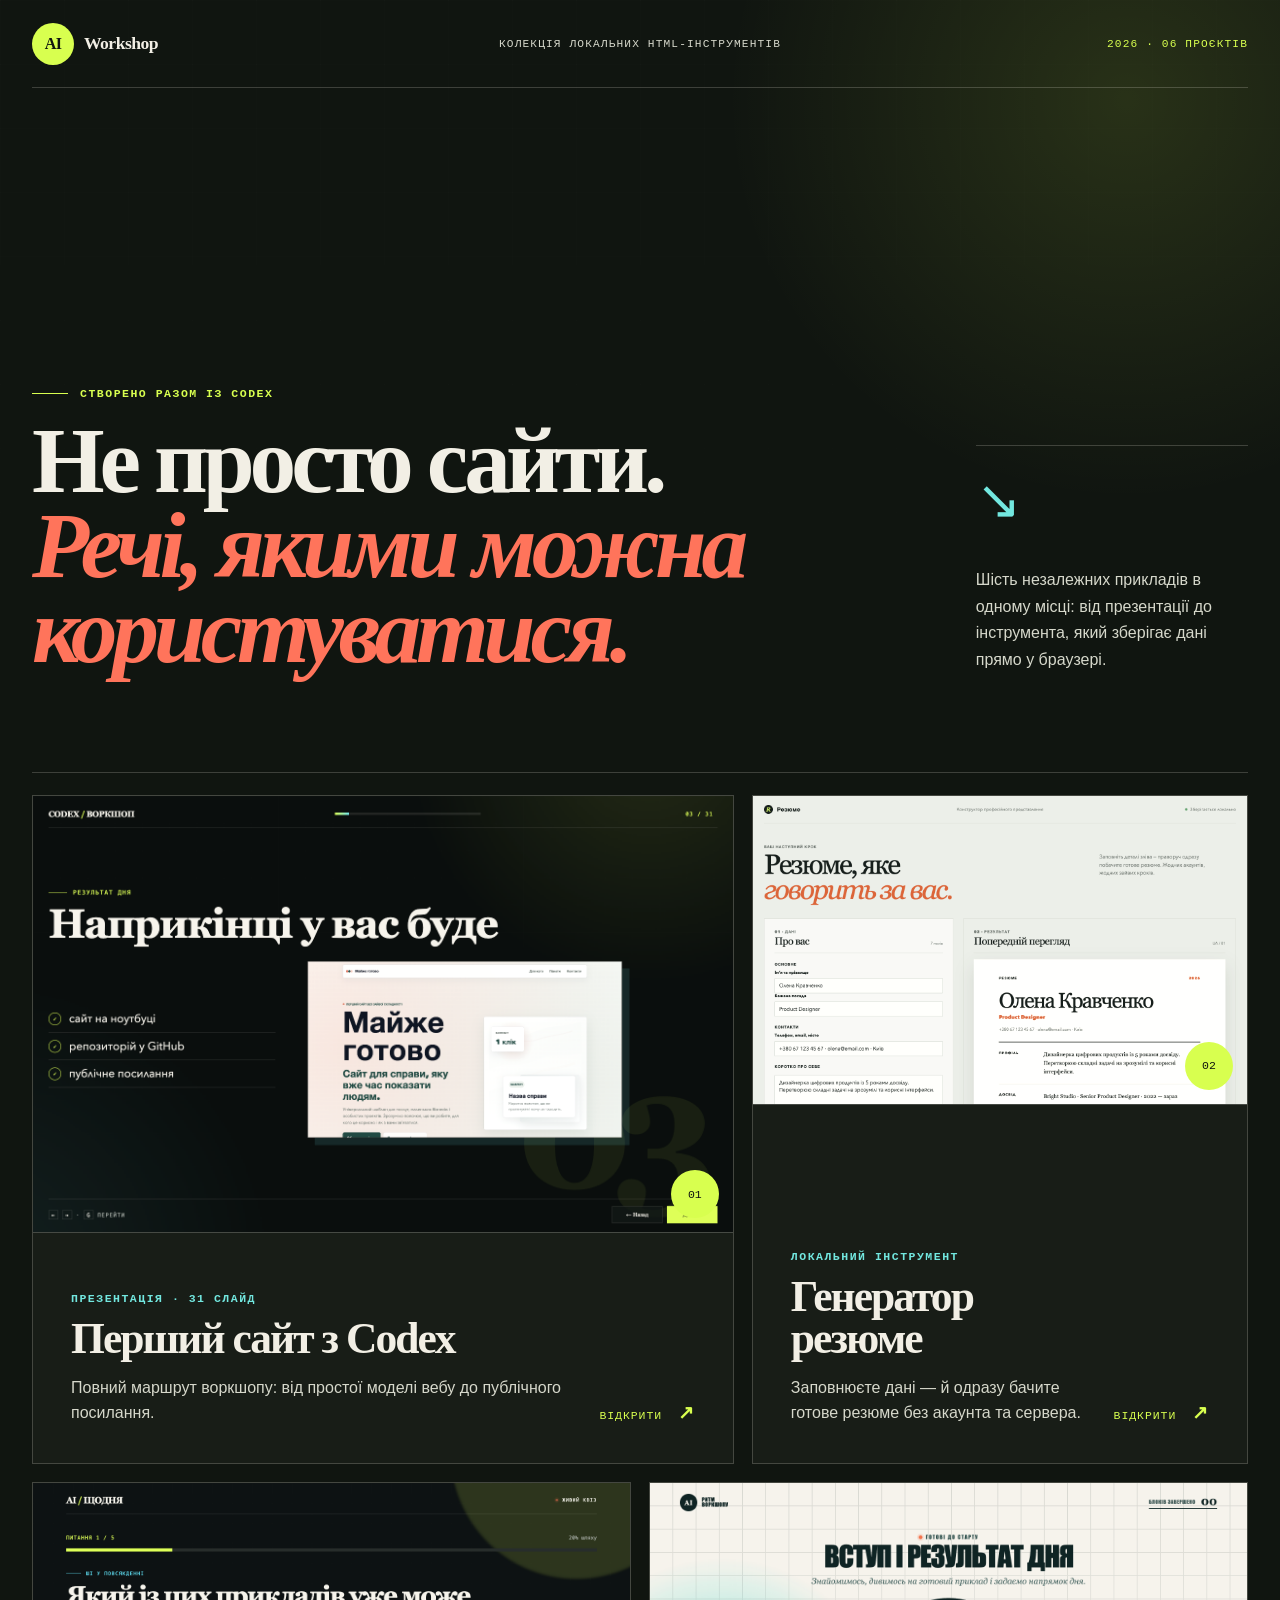
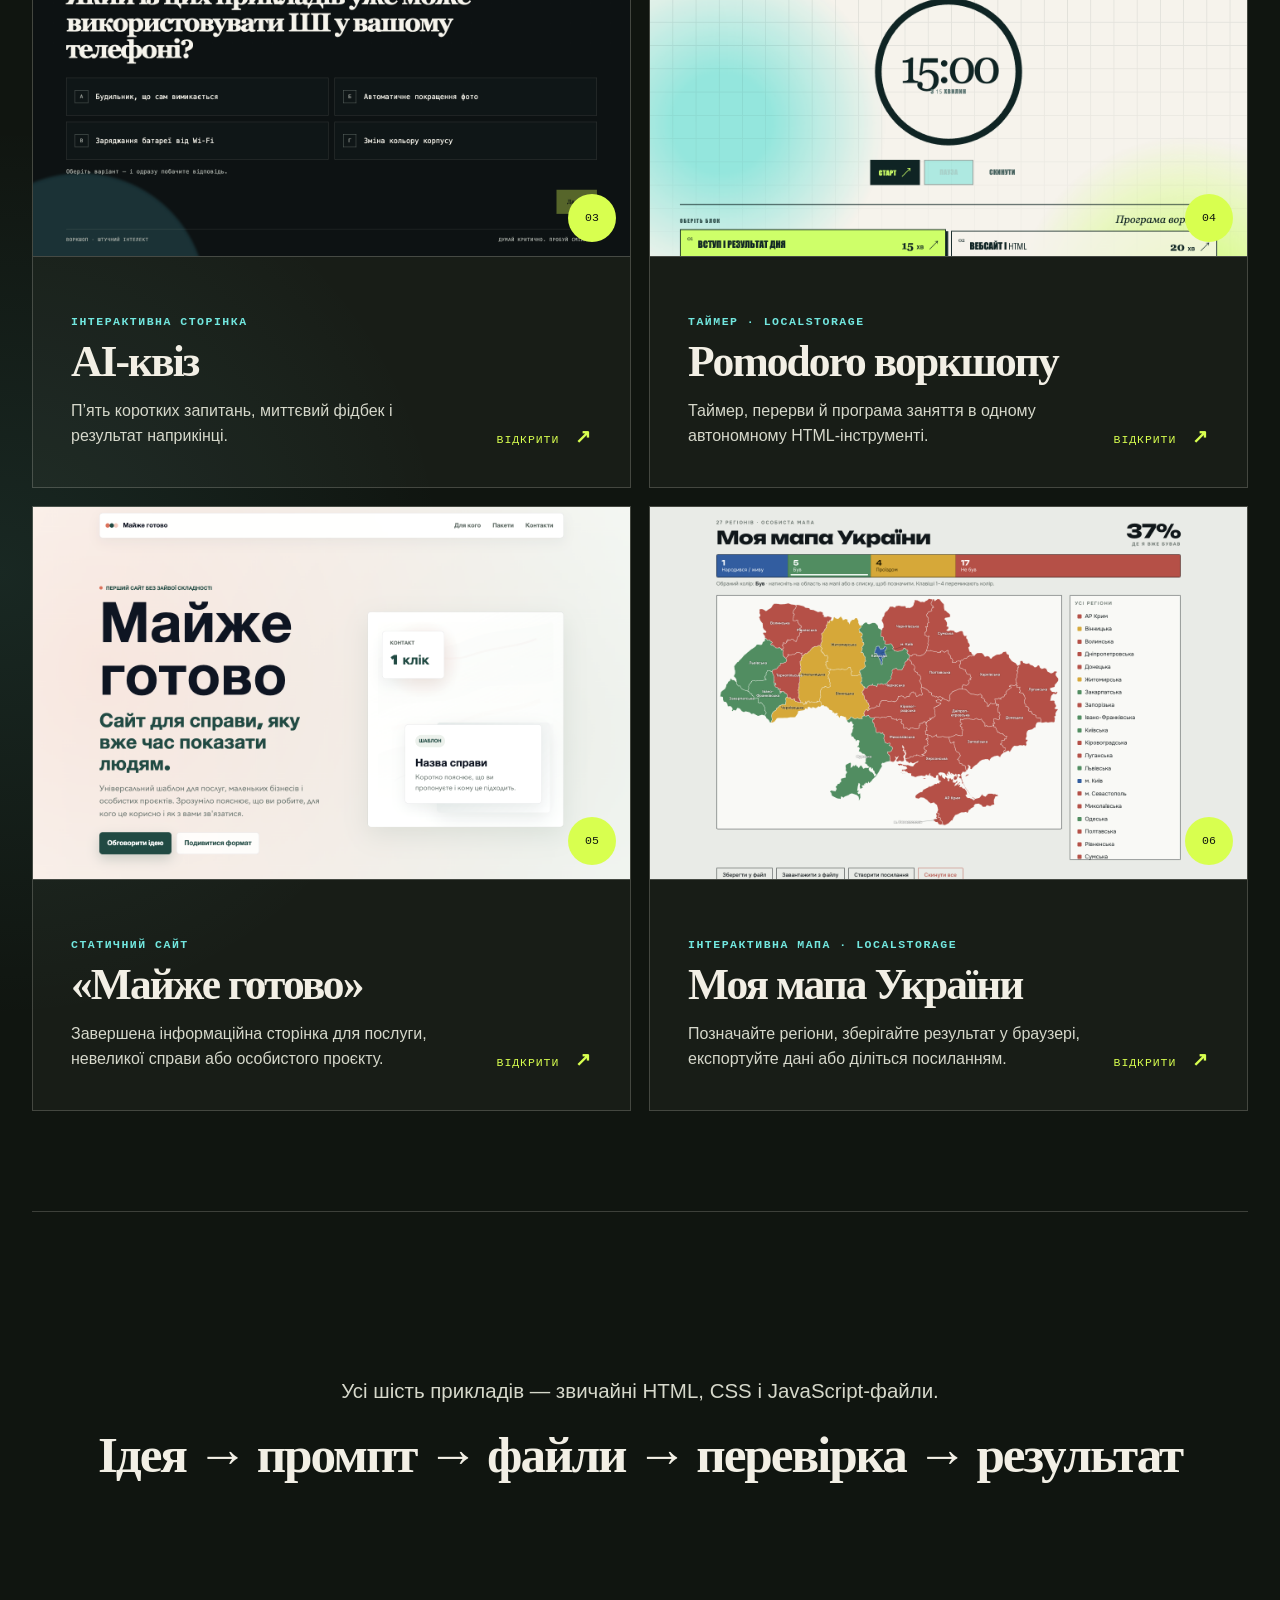
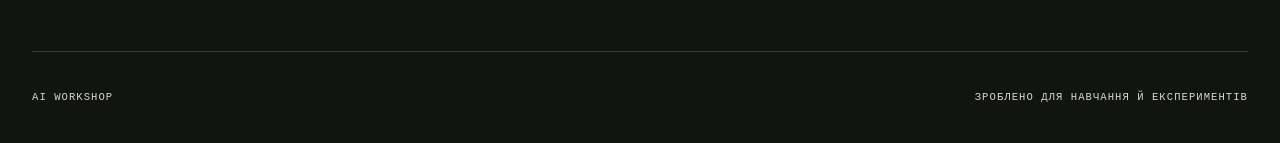
<file: index.html>
<!doctype html>
<html lang="uk">
<head>
  <meta charset="utf-8">
  <meta name="viewport" content="width=device-width, initial-scale=1">
  <meta name="description" content="Шість практичних HTML-проєктів з воркшопу про створення сайтів за допомогою Codex.">
  <meta name="theme-color" content="#101510">
  <title>AI Workshop — HTML-проєкти</title>
  <link rel="icon" href="data:image/svg+xml,%3Csvg xmlns='http://www.w3.org/2000/svg' viewBox='0 0 64 64'%3E%3Crect width='64' height='64' rx='14' fill='%23101510'/%3E%3Cpath d='M15 42 28 14h8l13 28h-9l-2-6H26l-2 6Zm14-13h7l-3.5-10Z' fill='%23d8ff4f'/%3E%3C/svg%3E">
  <link rel="stylesheet" href="styles.css">
</head>
<body>
  <a class="skip-link" href="#projects">До проєктів</a>

  <header class="site-header">
    <a class="wordmark" href="./" aria-label="AI Workshop — головна">
      <span>AI</span>
      <b>Workshop</b>
    </a>
    <p>Колекція локальних HTML-інструментів</p>
    <div class="edition">2026 · 06 проєктів</div>
  </header>

  <main>
    <section class="hero" aria-labelledby="hero-title">
      <div class="hero-copy">
        <p class="kicker">Створено разом із Codex</p>
        <h1 id="hero-title">Не просто сайти.<br><em>Речі, якими можна користуватися.</em></h1>
      </div>
      <div class="hero-note">
        <span aria-hidden="true">↘</span>
        <p>Шість незалежних прикладів в одному місці: від презентації до інструмента, який зберігає дані прямо у браузері.</p>
      </div>
    </section>

    <section class="project-grid" id="projects" aria-label="Проєкти воркшопу">
      <article class="project project-featured">
        <a href="slides/" target="_blank" rel="noopener">
          <div class="project-preview">
            <img src="assets/previews/slides.png" alt="Слайд презентації з результатом воркшопу">
            <span class="project-number">01</span>
          </div>
          <div class="project-copy">
            <div>
              <p class="project-type">Презентація · 31 слайд</p>
              <h2>Перший сайт з Codex</h2>
              <p>Повний маршрут воркшопу: від простої моделі вебу до публічного посилання.</p>
            </div>
            <span class="open">Відкрити <b aria-hidden="true">↗</b></span>
          </div>
        </a>
      </article>

      <article class="project">
        <a href="cv-generator/" target="_blank" rel="noopener">
          <div class="project-preview">
            <img src="assets/previews/cv-generator.png" alt="Генератор резюме з формою та попереднім переглядом">
            <span class="project-number">02</span>
          </div>
          <div class="project-copy">
            <div>
              <p class="project-type">Локальний інструмент</p>
              <h2>Генератор резюме</h2>
              <p>Заповнюєте дані — й одразу бачите готове резюме без акаунта та сервера.</p>
            </div>
            <span class="open">Відкрити <b aria-hidden="true">↗</b></span>
          </div>
        </a>
      </article>

      <article class="project">
        <a href="quiz/" target="_blank" rel="noopener">
          <div class="project-preview">
            <img src="assets/previews/quiz.png" alt="Темний інтерфейс інтерактивного квізу про штучний інтелект">
            <span class="project-number">03</span>
          </div>
          <div class="project-copy">
            <div>
              <p class="project-type">Інтерактивна сторінка</p>
              <h2>AI-квіз</h2>
              <p>П’ять коротких запитань, миттєвий фідбек і результат наприкінці.</p>
            </div>
            <span class="open">Відкрити <b aria-hidden="true">↗</b></span>
          </div>
        </a>
      </article>

      <article class="project">
        <a href="pomodoro/" target="_blank" rel="noopener">
          <div class="project-preview">
            <img src="assets/previews/pomodoro.png" alt="Таймер Pomodoro з програмою воркшопу">
            <span class="project-number">04</span>
          </div>
          <div class="project-copy">
            <div>
              <p class="project-type">Таймер · localStorage</p>
              <h2>Pomodoro воркшопу</h2>
              <p>Таймер, перерви й програма заняття в одному автономному HTML-інструменті.</p>
            </div>
            <span class="open">Відкрити <b aria-hidden="true">↗</b></span>
          </div>
        </a>
      </article>

      <article class="project">
        <a href="project-page/" target="_blank" rel="noopener">
          <div class="project-preview">
            <img src="assets/previews/project-page.png" alt="Світла промосторінка Майже готово">
            <span class="project-number">05</span>
          </div>
          <div class="project-copy">
            <div>
              <p class="project-type">Статичний сайт</p>
              <h2>«Майже готово»</h2>
              <p>Завершена інформаційна сторінка для послуги, невеликої справи або особистого проєкту.</p>
            </div>
            <span class="open">Відкрити <b aria-hidden="true">↗</b></span>
          </div>
        </a>
      </article>

      <article class="project">
        <a href="ukraine-map/" target="_blank" rel="noopener">
          <div class="project-preview">
            <img src="assets/previews/ukraine-map.png" alt="Інтерактивна мапа регіонів України з кольоровими позначками">
            <span class="project-number">06</span>
          </div>
          <div class="project-copy">
            <div>
              <p class="project-type">Інтерактивна мапа · localStorage</p>
              <h2>Моя мапа України</h2>
              <p>Позначайте регіони, зберігайте результат у браузері, експортуйте дані або діліться посиланням.</p>
            </div>
            <span class="open">Відкрити <b aria-hidden="true">↗</b></span>
          </div>
        </a>
      </article>
    </section>

    <section class="closing" aria-label="Головна думка">
      <p>Усі шість прикладів — звичайні HTML, CSS і JavaScript-файли.</p>
      <strong>Ідея → промпт → файли → перевірка → результат</strong>
    </section>
  </main>

  <footer>
    <span>AI Workshop</span>
    <span>Зроблено для навчання й експериментів</span>
  </footer>
</body>
</html>
</file>
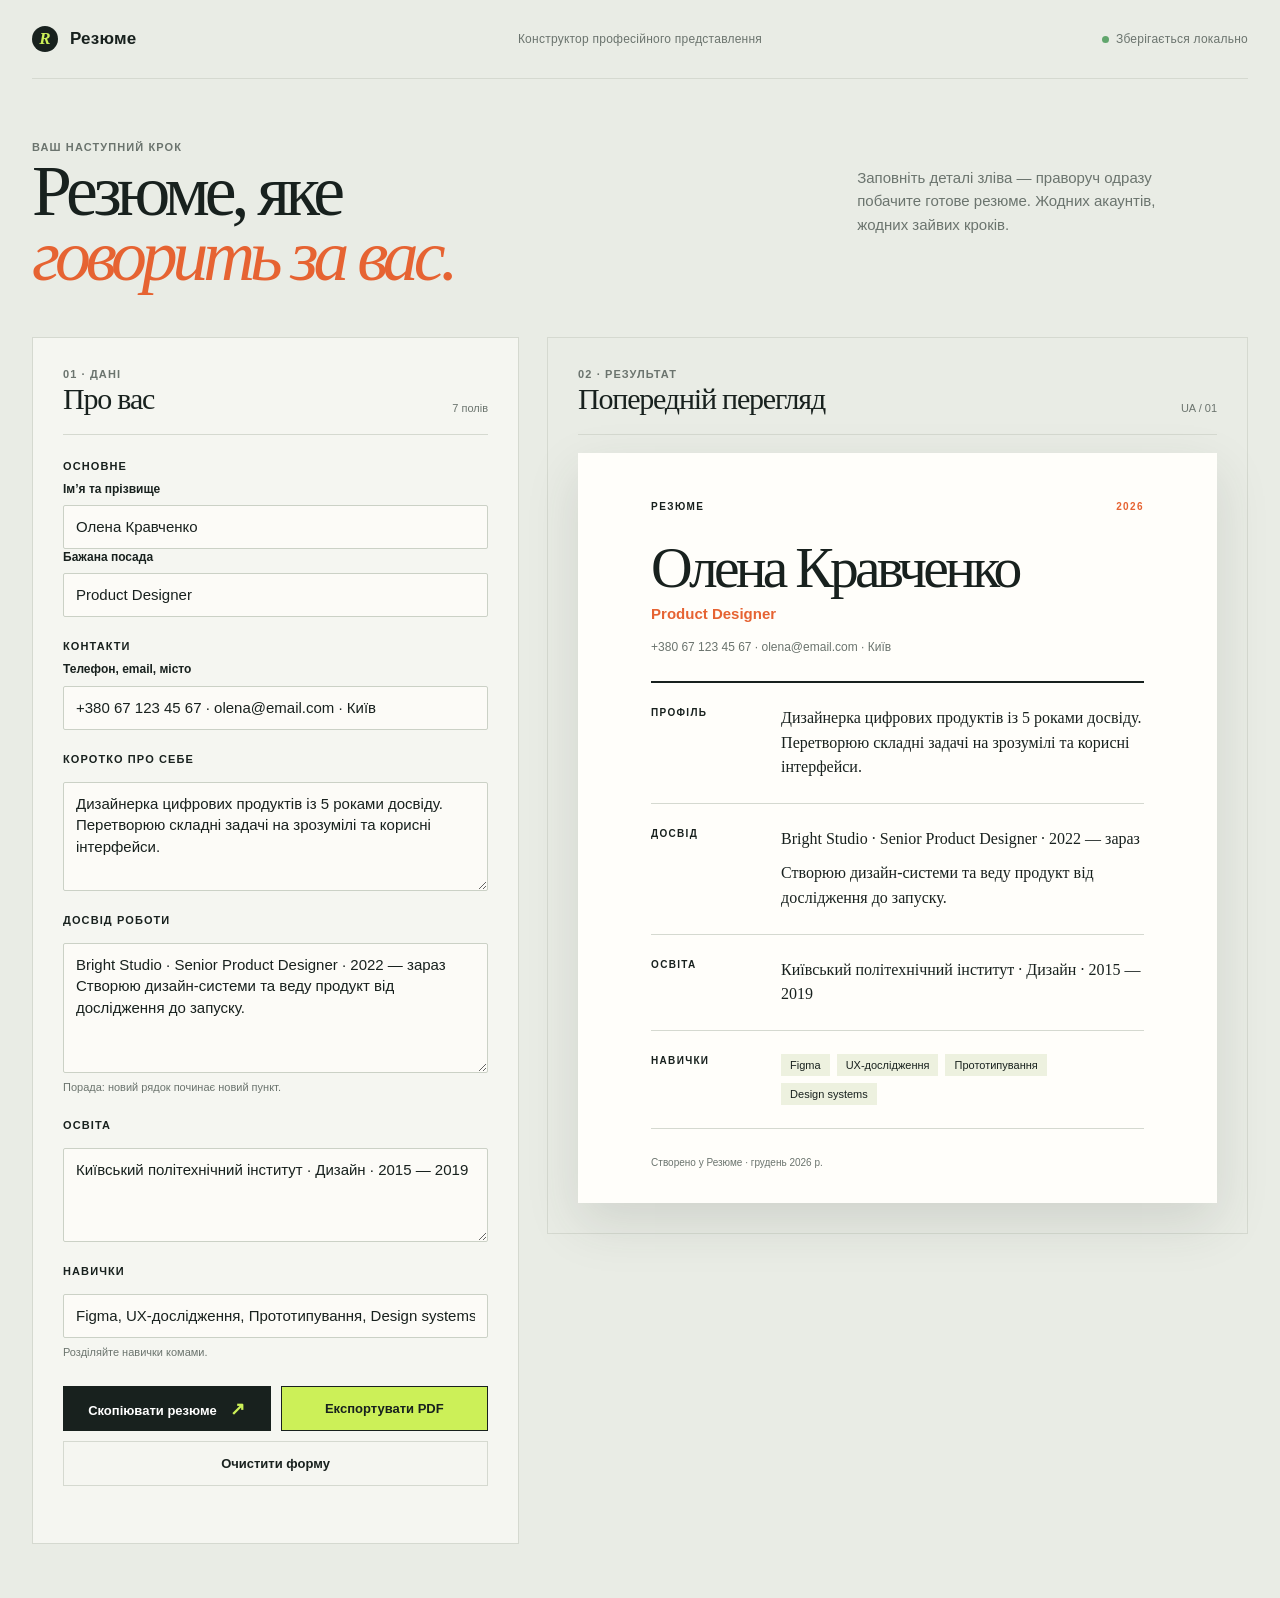
<file: cv-generator/index.html>
<!doctype html>
<html lang="uk">
  <head>
    <meta charset="UTF-8" />
    <meta name="viewport" content="width=device-width, initial-scale=1.0" />
    <meta name="description" content="Безкоштовний генератор резюме українською мовою." />
    <title>Резюме · генератор</title>
    <link rel="icon" href="data:image/svg+xml,%3Csvg xmlns='http://www.w3.org/2000/svg' viewBox='0 0 64 64'%3E%3Crect width='64' height='64' rx='14' fill='%23101510'/%3E%3Cpath d='M15 42 28 14h8l13 28h-9l-2-6H26l-2 6Zm14-13h7l-3.5-10Z' fill='%23d8ff4f'/%3E%3C/svg%3E" />
    <link rel="stylesheet" href="styles.css" />
  </head>
  <body>
    <main class="app-shell">
      <header class="topbar">
        <a class="brand" href="#top" aria-label="Резюме — на початок"><span>R</span> Резюме</a>
        <p>Конструктор професійного представлення</p>
        <div class="status"><i></i> Зберігається локально</div>
      </header>

      <section class="intro" id="top">
        <div><p class="kicker">Ваш наступний крок</p><h1>Резюме, яке<br /><em>говорить за вас.</em></h1></div>
        <p>Заповніть деталі зліва — праворуч одразу побачите готове резюме. Жодних акаунтів, жодних зайвих кроків.</p>
      </section>

      <div class="workspace">
        <section class="editor" aria-labelledby="form-title">
          <div class="panel-heading"><div><p class="kicker">01 · Дані</p><h2 id="form-title">Про вас</h2></div><span class="step-count">7 полів</span></div>
          <form id="resume-form">
            <fieldset><legend>Основне</legend>
              <label>Ім’я та прізвище <input name="name" value="Олена Кравченко" placeholder="Наприклад, Олена Кравченко" /></label>
              <label>Бажана посада <input name="role" value="Product Designer" placeholder="Наприклад, Product Designer" /></label>
            </fieldset>
            <fieldset><legend>Контакти</legend>
              <label>Телефон, email, місто <input name="contacts" value="+380 67 123 45 67 · olena@email.com · Київ" placeholder="Телефон · email · місто" /></label>
            </fieldset>
            <fieldset><legend>Коротко про себе</legend>
              <label class="sr-only" for="summary">Коротко про себе</label><textarea id="summary" name="summary" rows="4" placeholder="Розкажіть про свій досвід і сильні сторони">Дизайнерка цифрових продуктів із 5 роками досвіду. Перетворюю складні задачі на зрозумілі та корисні інтерфейси.</textarea>
            </fieldset>
            <fieldset><legend>Досвід роботи</legend>
              <label class="sr-only" for="experience">Досвід роботи</label><textarea id="experience" name="experience" rows="5" placeholder="Компанія · посада · роки&#10;Ключове досягнення">Bright Studio · Senior Product Designer · 2022 — зараз
Створюю дизайн-системи та веду продукт від дослідження до запуску.</textarea><small>Порада: новий рядок починає новий пункт.</small>
            </fieldset>
            <fieldset><legend>Освіта</legend>
              <label class="sr-only" for="education">Освіта</label><textarea id="education" name="education" rows="3" placeholder="Заклад освіти · спеціальність · роки">Київський політехнічний інститут · Дизайн · 2015 — 2019</textarea>
            </fieldset>
            <fieldset><legend>Навички</legend>
              <label class="sr-only" for="skills">Навички</label><input id="skills" name="skills" value="Figma, UX-дослідження, Прототипування, Design systems" placeholder="Розділяйте комами" /><small>Розділяйте навички комами.</small>
            </fieldset>
            <div class="actions"><button class="copy" type="button" id="copy-btn">Скопіювати резюме <span aria-hidden="true">↗</span></button><button class="export" type="button" id="export-btn">Експортувати PDF</button><button class="clear" type="button" id="clear-btn">Очистити форму</button></div>
            <p class="toast" id="toast" role="status" aria-live="polite"></p>
          </form>
        </section>

        <section class="preview-wrap" aria-labelledby="preview-title">
          <div class="preview-top"><div><p class="kicker">02 · Результат</p><h2 id="preview-title">Попередній перегляд</h2></div><span>UA / 01</span></div>
          <article class="resume" id="resume-preview">
            <header class="resume-header"><p class="resume-mark">РЕЗЮМЕ <span>2026</span></p><h3 data-output="name">Олена Кравченко</h3><p class="resume-role" data-output="role">Product Designer</p><p class="resume-contacts" data-output="contacts">+380 67 123 45 67 · olena@email.com · Київ</p></header>
            <section class="resume-section" data-section="summary"><h4>Профіль</h4><p data-output="summary"></p></section>
            <section class="resume-section" data-section="experience"><h4>Досвід</h4><div data-output="experience" class="line-list"></div></section>
            <section class="resume-section" data-section="education"><h4>Освіта</h4><div data-output="education" class="line-list"></div></section>
            <section class="resume-section" data-section="skills"><h4>Навички</h4><div data-output="skills" class="skill-list"></div></section>
            <footer>Створено у Резюме · <span id="today"></span></footer>
          </article>
        </section>
      </div>
    </main>
    <script src="app.js"></script>
  </body>
</html>
</file>
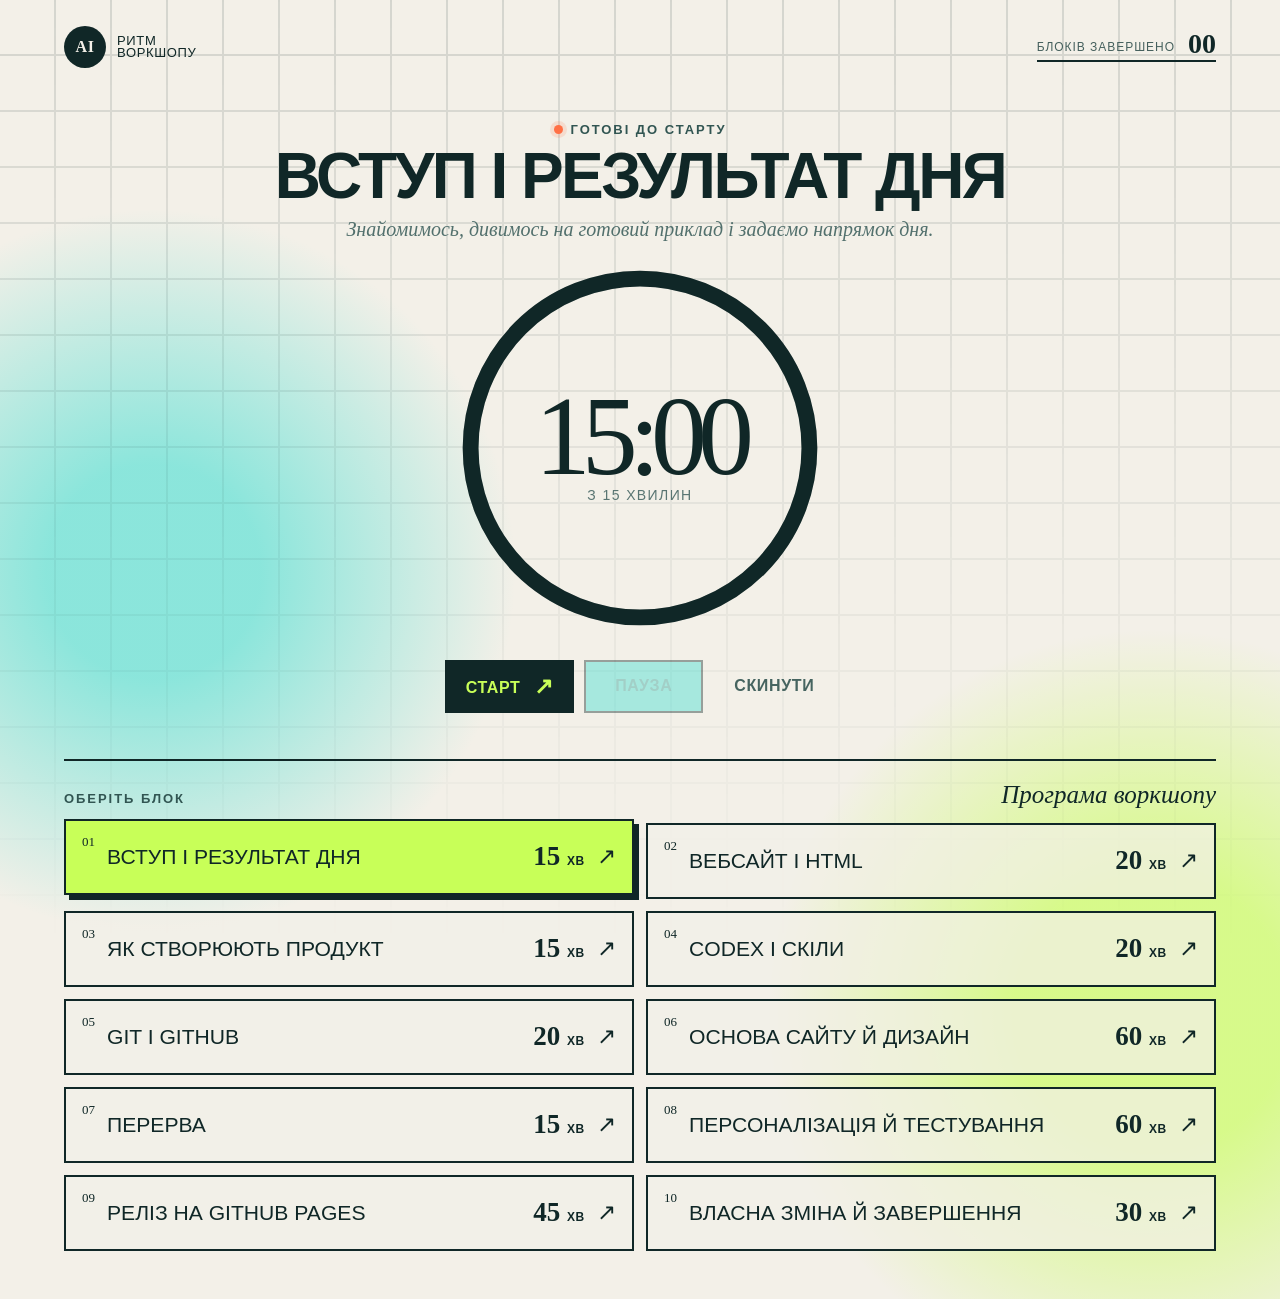
<file: pomodoro/index.html>
<!doctype html>
<html lang="uk">
  <head>
    <meta charset="UTF-8" />
    <meta name="viewport" content="width=device-width, initial-scale=1.0" />
    <title>Ритм воркшопу — Pomodoro</title>
    <link rel="icon" href="data:image/svg+xml,%3Csvg xmlns='http://www.w3.org/2000/svg' viewBox='0 0 64 64'%3E%3Crect width='64' height='64' rx='14' fill='%23101510'/%3E%3Cpath d='M15 42 28 14h8l13 28h-9l-2-6H26l-2 6Zm14-13h7l-3.5-10Z' fill='%23d8ff4f'/%3E%3C/svg%3E" />
    <link rel="stylesheet" href="styles.css" />
  </head>
  <body>
    <main class="app-shell">
      <header class="topbar">
        <a class="brand" href="#таймер" aria-label="Ритм воркшопу, на початок">
          <span class="brand-mark">AI</span>
          <span>РИТМ<br />ВОРКШОПУ</span>
        </a>
        <div class="session-counter" aria-live="polite">
          <span class="counter-label">Блоків завершено</span>
          <strong id="sessionCount">00</strong>
        </div>
      </header>

      <section class="timer-stage" id="таймер" aria-labelledby="blockTitle">
        <p class="eyebrow"><span class="status-dot" id="statusDot"></span><span id="statusText">ГОТОВІ ДО СТАРТУ</span></p>
        <h1 id="blockTitle">Вступ і результат дня</h1>
        <p class="block-description" id="blockDescription">Знайомимось, дивимось на готовий приклад і задаємо напрямок дня.</p>

        <div class="clock-wrap" aria-label="Залишилося часу">
          <svg class="clock" viewBox="0 0 320 320" role="img" aria-label="Круговий прогрес таймера">
            <circle class="clock-track" cx="160" cy="160" r="139"></circle>
            <circle class="clock-progress" id="progressRing" cx="160" cy="160" r="139"></circle>
          </svg>
          <div class="clock-content">
            <time id="timeDisplay" datetime="PT15M">15:00</time>
            <span class="clock-caption" id="clockCaption">З 15 хвилин</span>
          </div>
        </div>

        <div class="controls" aria-label="Керування таймером">
          <button class="button button-primary" id="startButton" type="button">Старт <span>↗</span></button>
          <button class="button button-secondary" id="pauseButton" type="button" disabled>Пауза</button>
          <button class="button button-quiet" id="resetButton" type="button">Скинути</button>
        </div>
      </section>

      <section class="mode-section" aria-labelledby="modesTitle">
        <div class="section-heading">
          <p class="eyebrow">ОБЕРІТЬ БЛОК</p>
          <h2 id="modesTitle">Програма воркшопу</h2>
        </div>
        <div class="modes" role="list">
          <button class="mode-card is-active" type="button" data-mode="intro" role="listitem" aria-pressed="true"><span class="mode-number">01</span><span class="mode-name">Вступ і результат дня</span><strong>15 <small>хв</small></strong><span class="mode-arrow">↗</span></button>
          <button class="mode-card" type="button" data-mode="html" role="listitem" aria-pressed="false"><span class="mode-number">02</span><span class="mode-name">Вебсайт і HTML</span><strong>20 <small>хв</small></strong><span class="mode-arrow">↗</span></button>
          <button class="mode-card" type="button" data-mode="product" role="listitem" aria-pressed="false"><span class="mode-number">03</span><span class="mode-name">Як створюють продукт</span><strong>15 <small>хв</small></strong><span class="mode-arrow">↗</span></button>
          <button class="mode-card" type="button" data-mode="codex" role="listitem" aria-pressed="false"><span class="mode-number">04</span><span class="mode-name">Codex і скіли</span><strong>20 <small>хв</small></strong><span class="mode-arrow">↗</span></button>
          <button class="mode-card" type="button" data-mode="github" role="listitem" aria-pressed="false"><span class="mode-number">05</span><span class="mode-name">Git і GitHub</span><strong>20 <small>хв</small></strong><span class="mode-arrow">↗</span></button>
          <button class="mode-card" type="button" data-mode="build" role="listitem" aria-pressed="false"><span class="mode-number">06</span><span class="mode-name">Основа сайту й дизайн</span><strong>60 <small>хв</small></strong><span class="mode-arrow">↗</span></button>
          <button class="mode-card" type="button" data-mode="break" role="listitem" aria-pressed="false"><span class="mode-number">07</span><span class="mode-name">Перерва</span><strong>15 <small>хв</small></strong><span class="mode-arrow">↗</span></button>
          <button class="mode-card" type="button" data-mode="personalize" role="listitem" aria-pressed="false"><span class="mode-number">08</span><span class="mode-name">Персоналізація й тестування</span><strong>60 <small>хв</small></strong><span class="mode-arrow">↗</span></button>
          <button class="mode-card" type="button" data-mode="release" role="listitem" aria-pressed="false"><span class="mode-number">09</span><span class="mode-name">Реліз на GitHub Pages</span><strong>45 <small>хв</small></strong><span class="mode-arrow">↗</span></button>
          <button class="mode-card" type="button" data-mode="own-change" role="listitem" aria-pressed="false"><span class="mode-number">10</span><span class="mode-name">Власна зміна й завершення</span><strong>30 <small>хв</small></strong><span class="mode-arrow">↗</span></button>
        </div>
      </section>
    </main>

    <div class="completion-message" id="completionMessage" role="alert" aria-live="assertive" hidden>
      <span>ЧАС ВИЙШОВ</span>
      <strong id="completionTitle">Чудова робота!</strong>
      <button id="closeMessage" type="button" aria-label="Закрити повідомлення">×</button>
    </div>
    <script src="script.js"></script>
  </body>
</html>
</file>
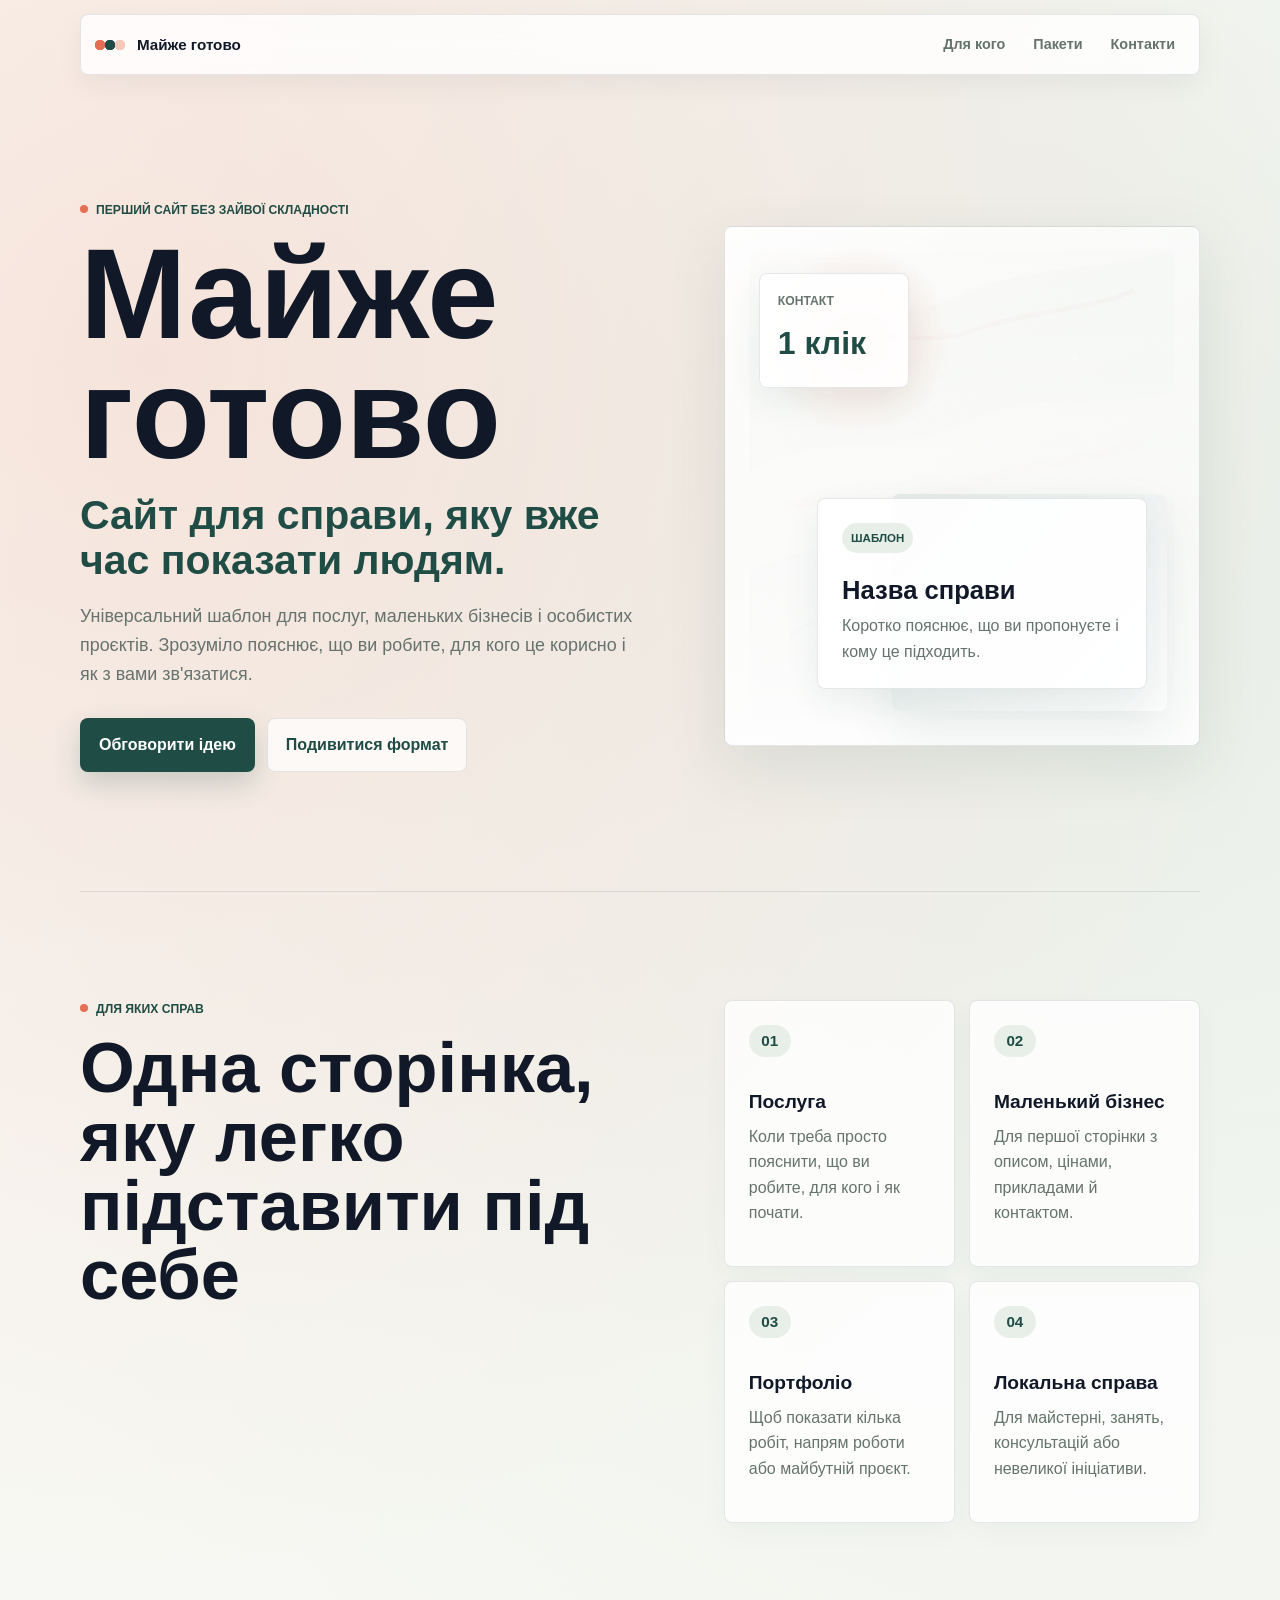
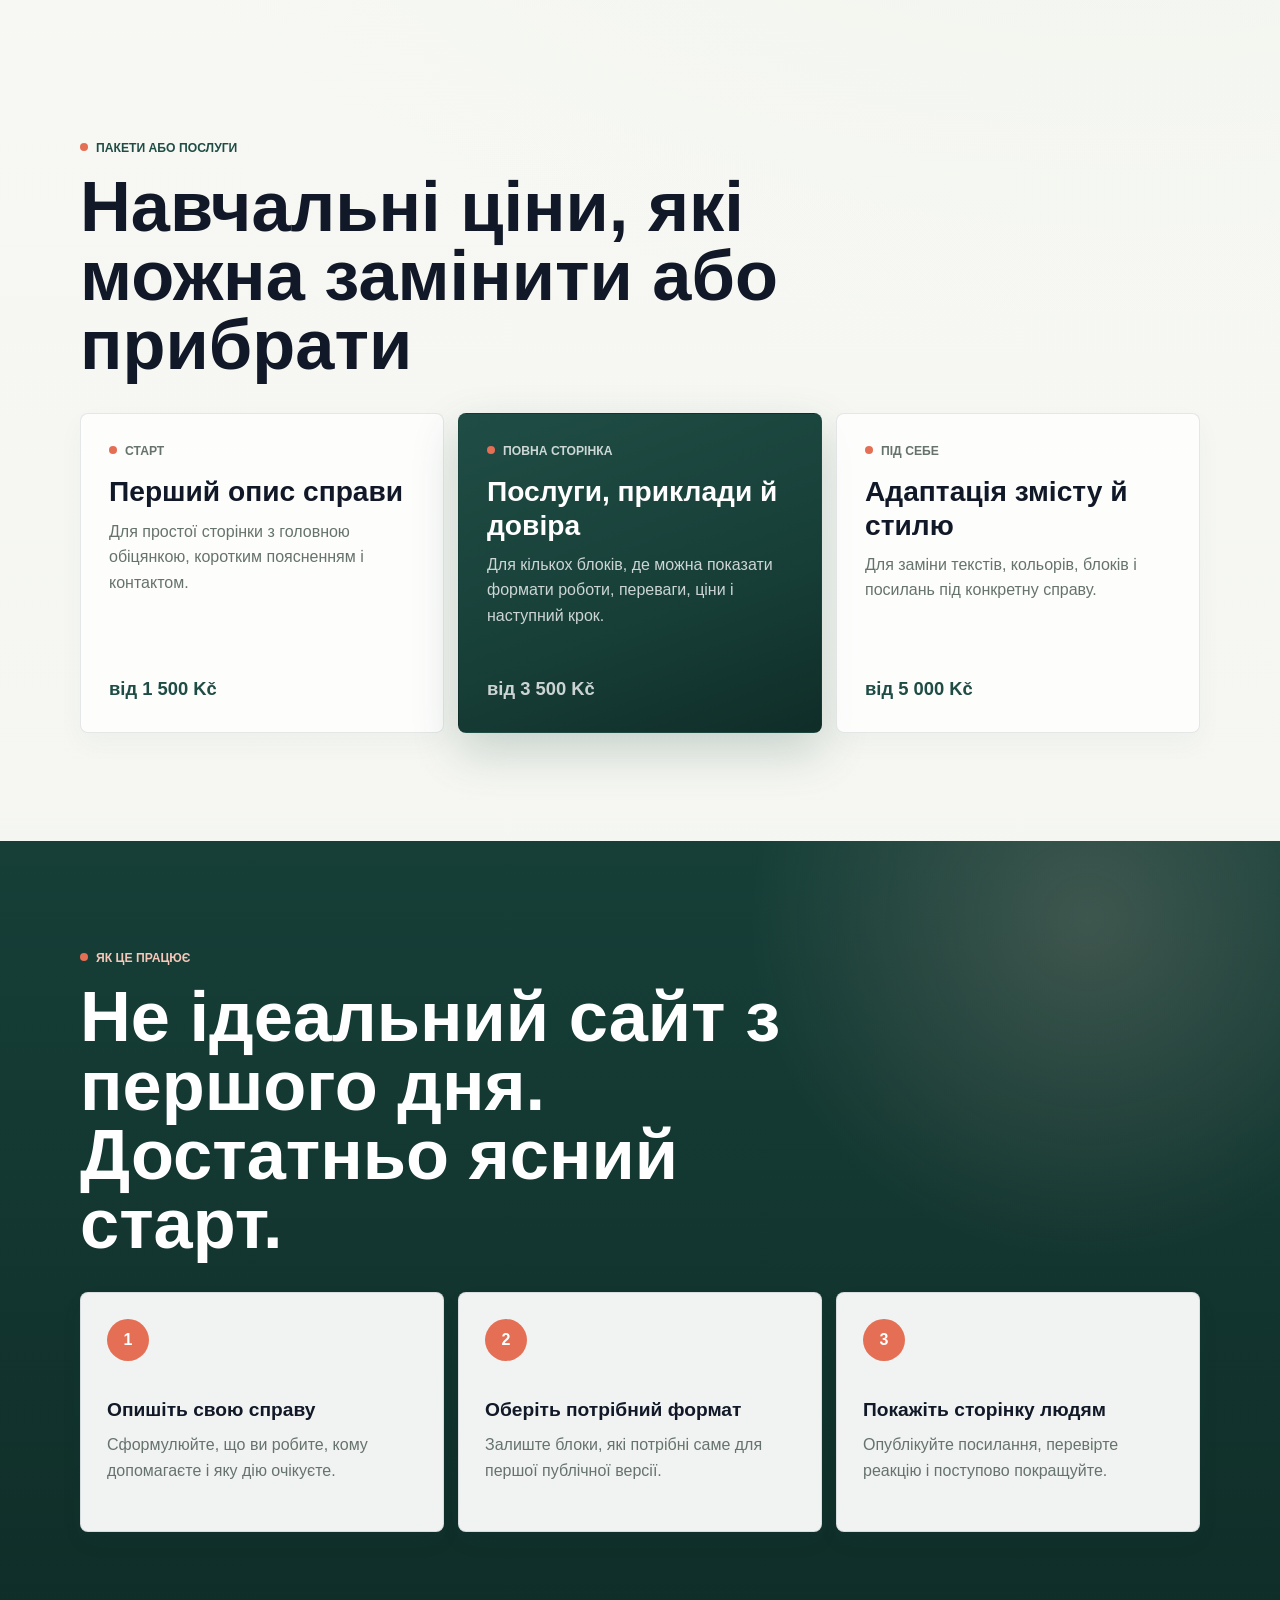
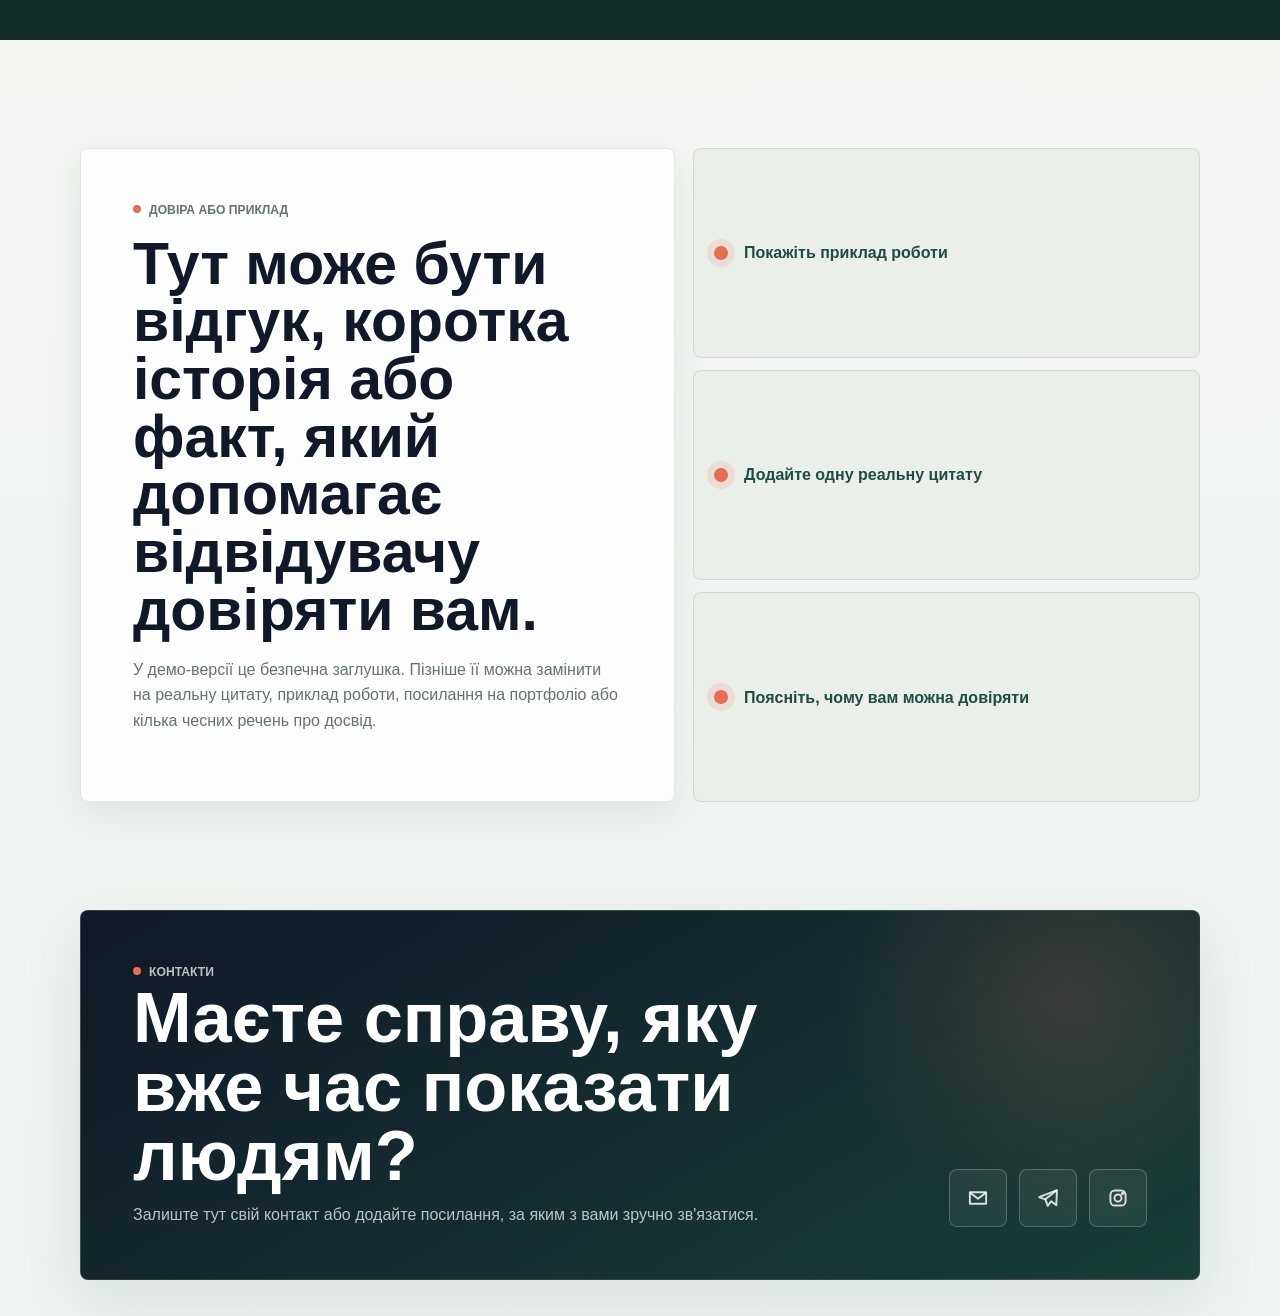
<file: project-page/index.html>
<!DOCTYPE html>
<html lang="uk">
  <head>
    <meta charset="UTF-8" />
    <meta name="viewport" content="width=device-width, initial-scale=1.0" />
    <title>Майже готово — універсальний шаблон сайту</title>
    <meta
      name="description"
      content="Універсальний шаблон для послуг, маленьких бізнесів і особистих проєктів."
    />
    <link
      rel="icon"
      href="data:image/svg+xml,%3Csvg xmlns='http://www.w3.org/2000/svg' viewBox='0 0 64 64'%3E%3Crect width='64' height='64' rx='8' fill='%231F4D45'/%3E%3Ccircle cx='24' cy='32' r='10' fill='%23E46F55'/%3E%3Ccircle cx='40' cy='32' r='10' fill='%23F6C8BA'/%3E%3C/svg%3E"
    />
    <link rel="stylesheet" href="styles.css" />
  </head>
  <body>
    <header class="site-header" aria-label="Головна навігація">
      <a class="brand-mark" href="#top" aria-label="Майже готово">
        <span class="brand-dot"></span>
        Майже готово
      </a>
      <nav class="nav-links" aria-label="Розділи сторінки">
        <a href="#uses">Для кого</a>
        <a href="#packages">Пакети</a>
        <a href="#contact">Контакти</a>
      </nav>
    </header>

    <main id="top">
      <section class="hero section-grid" aria-labelledby="hero-title">
        <div class="hero-copy">
          <p class="eyebrow">Перший сайт без зайвої складності</p>
          <h1 id="hero-title">Майже готово</h1>
          <p class="hero-subtitle">
            Сайт для справи, яку вже час показати людям.
          </p>
          <p class="hero-text">
            Універсальний шаблон для послуг, маленьких бізнесів і особистих
            проєктів. Зрозуміло пояснює, що ви робите, для кого це корисно і як
            з вами зв'язатися.
          </p>
          <div class="hero-actions" aria-label="Основні дії">
            <a class="button button-primary" href="#contact">Обговорити ідею</a>
            <a class="button button-secondary" href="#uses">Подивитися формат</a>
          </div>
        </div>

        <div class="hero-visual" aria-label="Абстрактний візуальний приклад сайту">
          <img
            src="assets/workshop-texture.svg"
            alt=""
            class="texture-image"
            aria-hidden="true"
          />
          <div class="floating-sheet sheet-main">
            <span class="sheet-label">шаблон</span>
            <strong>Назва справи</strong>
            <p>Коротко пояснює, що ви пропонуєте і кому це підходить.</p>
          </div>
          <div class="floating-sheet sheet-small">
            <span>контакт</span>
            <strong>1 клік</strong>
          </div>
        </div>
      </section>

      <section class="section section-grid intro-band" aria-labelledby="uses-title" id="uses">
        <div>
          <p class="eyebrow">Для яких справ</p>
          <h2 id="uses-title">Одна сторінка, яку легко підставити під себе</h2>
        </div>
        <div class="use-grid">
          <article class="use-card">
            <span class="card-number">01</span>
            <h3>Послуга</h3>
            <p>Коли треба просто пояснити, що ви робите, для кого і як почати.</p>
          </article>
          <article class="use-card">
            <span class="card-number">02</span>
            <h3>Маленький бізнес</h3>
            <p>Для першої сторінки з описом, цінами, прикладами й контактом.</p>
          </article>
          <article class="use-card">
            <span class="card-number">03</span>
            <h3>Портфоліо</h3>
            <p>Щоб показати кілька робіт, напрям роботи або майбутній проєкт.</p>
          </article>
          <article class="use-card">
            <span class="card-number">04</span>
            <h3>Локальна справа</h3>
            <p>Для майстерні, занять, консультацій або невеликої ініціативи.</p>
          </article>
        </div>
      </section>

      <section class="section packages-section" aria-labelledby="packages-title" id="packages">
        <div class="section-heading">
          <p class="eyebrow">Пакети або послуги</p>
          <h2 id="packages-title">Навчальні ціни, які можна замінити або прибрати</h2>
        </div>
        <div class="package-grid">
          <article class="package-card">
            <p class="package-name">Старт</p>
            <h3>Перший опис справи</h3>
            <p>
              Для простої сторінки з головною обіцянкою, коротким поясненням і
              контактом.
            </p>
            <strong class="price">від 1 500 Kč</strong>
          </article>
          <article class="package-card package-featured">
            <p class="package-name">Повна сторінка</p>
            <h3>Послуги, приклади й довіра</h3>
            <p>
              Для кількох блоків, де можна показати формати роботи, переваги,
              ціни і наступний крок.
            </p>
            <strong class="price">від 3 500 Kč</strong>
          </article>
          <article class="package-card">
            <p class="package-name">Під себе</p>
            <h3>Адаптація змісту й стилю</h3>
            <p>
              Для заміни текстів, кольорів, блоків і посилань під конкретну
              справу.
            </p>
            <strong class="price">від 5 000 Kč</strong>
          </article>
        </div>
      </section>

      <section class="section process-section" aria-labelledby="process-title">
        <div class="section-heading narrow">
          <p class="eyebrow">Як це працює</p>
          <h2 id="process-title">Не ідеальний сайт з першого дня. Достатньо ясний старт.</h2>
        </div>
        <div class="process-list">
          <article>
            <span>1</span>
            <h3>Опишіть свою справу</h3>
            <p>Сформулюйте, що ви робите, кому допомагаєте і яку дію очікуєте.</p>
          </article>
          <article>
            <span>2</span>
            <h3>Оберіть потрібний формат</h3>
            <p>Залиште блоки, які потрібні саме для першої публічної версії.</p>
          </article>
          <article>
            <span>3</span>
            <h3>Покажіть сторінку людям</h3>
            <p>Опублікуйте посилання, перевірте реакцію і поступово покращуйте.</p>
          </article>
        </div>
      </section>

      <section class="section proof-section" aria-labelledby="proof-title">
        <div class="proof-panel">
          <p class="eyebrow">Довіра або приклад</p>
          <h2 id="proof-title">
            Тут може бути відгук, коротка історія або факт, який допомагає
            відвідувачу довіряти вам.
          </h2>
          <p>
            У демо-версії це безпечна заглушка. Пізніше її можна замінити на
            реальну цитату, приклад роботи, посилання на портфоліо або кілька
            чесних речень про досвід.
          </p>
        </div>
        <div class="proof-notes" aria-label="Що можна додати в цей блок">
          <div>
            <span></span>
            Покажіть приклад роботи
          </div>
          <div>
            <span></span>
            Додайте одну реальну цитату
          </div>
          <div>
            <span></span>
            Поясніть, чому вам можна довіряти
          </div>
        </div>
      </section>

      <section class="section contact-section" aria-labelledby="contact-title" id="contact">
        <div>
          <p class="eyebrow">Контакти</p>
          <h2 id="contact-title">Маєте справу, яку вже час показати людям?</h2>
          <p>
            Залиште тут свій контакт або додайте посилання, за яким з вами
            зручно зв'язатися.
          </p>
        </div>
        <div class="contact-actions">
          <a class="social-button" href="#contact" aria-label="Написати на email" title="Email">
            <svg viewBox="0 0 24 24" aria-hidden="true">
              <path d="M4.5 6.75h15v10.5h-15z" />
              <path d="m5.25 7.5 6.75 5.25 6.75-5.25" />
            </svg>
            <span class="sr-only">Email</span>
          </a>
          <a class="social-button" href="#contact" aria-label="Написати в Telegram" title="Telegram">
            <svg viewBox="0 0 24 24" aria-hidden="true">
              <path d="M20.25 4.75 3.75 11.2l5.85 2.05 2.15 6 3.1-4.25 4.85 3.55.55-13.8Z" />
              <path d="m9.6 13.25 10.05-8.1" />
            </svg>
            <span class="sr-only">Telegram</span>
          </a>
          <a class="social-button" href="#contact" aria-label="Відкрити Instagram" title="Instagram">
            <svg viewBox="0 0 24 24" aria-hidden="true">
              <rect x="5" y="5" width="14" height="14" rx="4" />
              <circle cx="12" cy="12" r="3.25" />
              <circle cx="16.3" cy="7.8" r=".75" />
            </svg>
            <span class="sr-only">Instagram</span>
          </a>
        </div>
      </section>
    </main>
  </body>
</html>
</file>
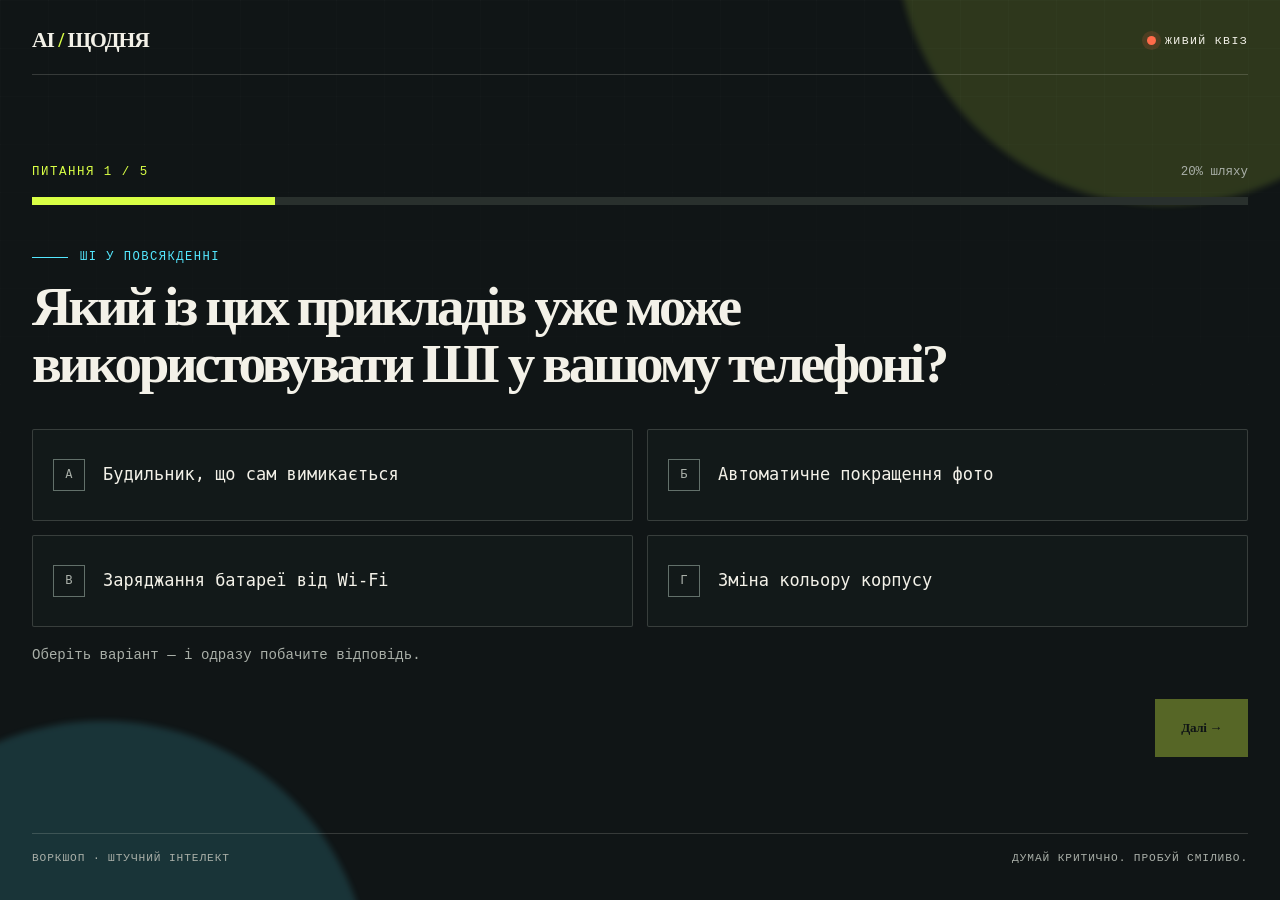
<file: quiz/index.html>
<!doctype html>
<html lang="uk">
<head>
  <meta charset="utf-8">
  <meta name="viewport" content="width=device-width, initial-scale=1">
  <meta name="theme-color" content="#101516">
  <title>AI: поруч щодня — квіз</title>
  <link rel="icon" href="data:image/svg+xml,%3Csvg xmlns='http://www.w3.org/2000/svg' viewBox='0 0 64 64'%3E%3Crect width='64' height='64' rx='14' fill='%23101510'/%3E%3Cpath d='M15 42 28 14h8l13 28h-9l-2-6H26l-2 6Zm14-13h7l-3.5-10Z' fill='%23d8ff4f'/%3E%3C/svg%3E">
  <style>
    :root { --ink:#101516; --paper:#f3f1e8; --lime:#d9ff45; --coral:#ff6b4a; --cyan:#54e8ff; --muted:#a9afa8; --line:rgba(243,241,232,.17); }
    * { box-sizing:border-box; }
    body { margin:0; min-height:100vh; overflow-x:hidden; color:var(--paper); background:var(--ink); font-family:"SFMono-Regular",Consolas,"Liberation Mono",monospace; }
    body::before { content:""; position:fixed; inset:0; pointer-events:none; opacity:.24; background-image:linear-gradient(rgba(255,255,255,.06) 1px,transparent 1px),linear-gradient(90deg,rgba(255,255,255,.06) 1px,transparent 1px); background-size:48px 48px; mask-image:linear-gradient(to bottom,black,transparent 88%); }
    .orb { position:fixed; width:42vw; aspect-ratio:1; border-radius:50%; filter:blur(3px); opacity:.15; pointer-events:none; }
    .orb.one { background:var(--lime); top:-26vw; right:-12vw; } .orb.two { background:var(--cyan); bottom:-28vw; left:-13vw; }
    main { width:min(1280px,calc(100% - 64px)); min-height:100vh; margin:auto; padding:30px 0 36px; position:relative; display:flex; flex-direction:column; }
    header { display:flex; justify-content:space-between; align-items:center; border-bottom:1px solid var(--line); padding-bottom:22px; }
    .brand { font:700 clamp(1rem,1.8vw,1.35rem)/1 Georgia,serif; letter-spacing:-.05em; } .brand span { color:var(--lime); }
    .live { display:flex; gap:9px; align-items:center; font-size:.72rem; text-transform:uppercase; letter-spacing:.12em; } .live i { width:9px; height:9px; border-radius:50%; background:var(--coral); box-shadow:0 0 0 5px rgba(255,107,74,.15); animation:pulse 1.6s infinite; }
    .quiz { flex:1; display:flex; flex-direction:column; justify-content:center; padding:32px 0 18px; }
    .meta { display:flex; justify-content:space-between; align-items:flex-end; gap:20px; margin-bottom:18px; } .counter { color:var(--lime); font-size:.78rem; letter-spacing:.12em; text-transform:uppercase; } .progress-text { color:var(--muted); font-size:.78rem; }
    .progress { height:8px; background:#29302d; overflow:hidden; margin-bottom:clamp(32px,5vh,56px); } .progress div { height:100%; width:20%; background:var(--lime); transition:width .45s cubic-bezier(.2,.8,.2,1); }
    .question { max-width:1040px; margin-bottom:clamp(26px,4vh,46px); animation:rise .38s ease both; }
    .eyebrow { display:flex; align-items:center; gap:12px; color:var(--cyan); font-size:.76rem; text-transform:uppercase; letter-spacing:.12em; } .eyebrow::before { content:""; height:1px; width:36px; background:currentColor; }
    h1 { font:600 clamp(1.7rem,4.3vw,4.4rem)/1.04 Georgia,serif; letter-spacing:-.06em; margin:14px 0 0; }
    .answers { display:grid; grid-template-columns:repeat(2,minmax(0,1fr)); gap:14px; }
    .answer { appearance:none; position:relative; min-height:92px; padding:18px 20px 18px 70px; border:1px solid var(--line); border-radius:2px; background:rgba(19,27,27,.74); color:var(--paper); cursor:pointer; text-align:left; font:500 clamp(.88rem,1.5vw,1.06rem)/1.35 "SFMono-Regular",Consolas,monospace; transition:transform .18s, border-color .18s, background .18s; }
    .answer:hover:not(:disabled), .answer:focus-visible { transform:translate(-3px,-3px); border-color:var(--lime); outline:none; box-shadow:5px 5px 0 var(--lime); }
    .letter { position:absolute; top:50%; left:20px; transform:translateY(-50%); display:grid; place-items:center; width:32px; height:32px; border:1px solid #62706a; color:var(--muted); font-size:.76rem; }
    .answer.correct { color:#162000; background:var(--lime); border-color:var(--lime); } .answer.correct .letter { border-color:#162000; color:#162000; }
    .answer.wrong { color:#fff4ee; background:#9f3827; border-color:var(--coral); } .answer.wrong .letter { border-color:#fff4ee; color:#fff4ee; }
    .answer:disabled { cursor:default; } .answer.fade { opacity:.38; }
    .feedback { min-height:28px; margin:20px 0 0; color:var(--muted); font-size:.88rem; } .feedback strong { color:var(--lime); } .feedback.nope strong { color:var(--coral); }
    .actions { display:flex; justify-content:flex-end; min-height:58px; margin-top:24px; } .next { border:0; border-radius:0; padding:0 26px; color:var(--ink); background:var(--lime); cursor:pointer; font:700 .82rem Georgia,serif; letter-spacing:-.03em; opacity:.35; pointer-events:none; transition:opacity .2s,transform .2s; } .next.ready { opacity:1; pointer-events:auto; } .next.ready:hover { transform:translate(3px,-3px); box-shadow:-4px 4px 0 var(--coral); }
    .result { text-align:center; max-width:850px; margin:auto; animation:rise .5s ease both; } .result .stamp { display:inline-block; color:var(--ink); background:var(--coral); padding:9px 12px; transform:rotate(-3deg); font-size:.77rem; font-weight:700; text-transform:uppercase; } .score { color:var(--lime); font:800 clamp(5rem,14vw,10rem)/.9 Georgia,serif; letter-spacing:-.12em; margin:25px 0 18px; } .result h1 { font-size:clamp(1.6rem,3vw,3rem); } .result p { max-width:620px; margin:24px auto 36px; color:#c5cbc4; line-height:1.7; font-size:clamp(.92rem,1.4vw,1.05rem); } .restart { border:1px solid var(--lime); padding:17px 24px; color:var(--lime); background:transparent; cursor:pointer; font:600 .84rem Georgia,serif; } .restart:hover { background:var(--lime); color:var(--ink); }
    footer { display:flex; justify-content:space-between; color:var(--muted); border-top:1px solid var(--line); padding-top:18px; font-size:.7rem; text-transform:uppercase; letter-spacing:.08em; }
    @keyframes rise { from { opacity:0; transform:translateY(14px); } to { opacity:1; transform:none; } } @keyframes pulse { 50% { transform:scale(.65); opacity:.5; } }
    @media (max-width:700px) { main { width:min(100% - 32px,1280px); padding-top:20px; } .live { font-size:.6rem; } .answers { grid-template-columns:1fr; } .answer { min-height:72px; } footer { font-size:.58rem; } }
  </style>
</head>
<body>
  <div class="orb one"></div><div class="orb two"></div>
  <main>
    <header><div class="brand">AI <span>/</span> ЩОДНЯ</div><div class="live"><i></i> живий квіз</div></header>
    <section class="quiz" id="app" aria-live="polite"></section>
    <footer><span>Воркшоп · штучний інтелект</span><span>Думай критично. Пробуй сміливо.</span></footer>
  </main>
  <script>
    const questions = [
      { q:'Який із цих прикладів уже може використовувати ШІ у вашому телефоні?', a:['Будильник, що сам вимикається','Автоматичне покращення фото','Заряджання батареї від Wi‑Fi','Зміна кольору корпусу'], correct:1, note:'ШІ розпізнає сцени, обличчя та освітлення, щоб покращити кадр.' },
      { q:'Що варто зробити перед тим, як надіслати ШІ важливий робочий текст?', a:['Одразу переслати всім','Перевірити факти, тон і конфіденційні дані','Додати якомога більше емодзі','Нічого — ШІ не помиляється'], correct:1, note:'ШІ — сильний помічник, але відповідальність за результат залишається за людиною.' },
      { q:'Як навігатор може застосовувати ШІ у звичайній поїздці?', a:['Вгадувати ваш настрій','Будувати маршрут з урахуванням заторів','Замінювати водійське посвідчення','Створювати нові дороги'], correct:1, note:'Моделі аналізують багато сигналів руху та прогнозують час у дорозі.' },
      { q:'Який запит до чат-асистента найкраще допоможе отримати корисну відповідь?', a:['«Напиши щось»','«Допоможи»','«Склади ввічливий лист клієнту про перенесення зустрічі на завтра»','«Будь розумним»'], correct:2, note:'Чим зрозуміліші мета, контекст і формат — тим точніший результат.' },
      { q:'Що є здоровим правилом користування рекомендаціями ШІ?', a:['Сприймати їх як остаточну істину','Порівнювати з надійними джерелами і власним судженням','Завжди робити навпаки','Використовувати лише вночі'], correct:1, note:'Критичне мислення — найкращий «апгрейд» до будь-якого інструмента ШІ.' }
    ];
    const app = document.querySelector('#app'); let current = 0, score = 0, answered = false;
    function renderQuestion() {
      const item = questions[current]; answered = false;
      app.innerHTML = `<div class="meta"><span class="counter">Питання ${current + 1} / ${questions.length}</span><span class="progress-text">${Math.round((current + 1) / questions.length * 100)}% шляху</span></div><div class="progress"><div style="width:${(current + 1) / questions.length * 100}%"></div></div><div class="question"><div class="eyebrow">ШІ у повсякденні</div><h1>${item.q}</h1></div><div class="answers">${item.a.map((answer,index) => `<button class="answer" data-index="${index}"><span class="letter">${'АБВГ'[index]}</span>${answer}</button>`).join('')}</div><p class="feedback" id="feedback">Оберіть варіант — і одразу побачите відповідь.</p><div class="actions"><button class="next" id="next">${current === questions.length - 1 ? 'Показати результат →' : 'Далі →'}</button></div>`;
      app.querySelectorAll('.answer').forEach(btn => btn.addEventListener('click', choose)); app.querySelector('#next').addEventListener('click', next);
    }
    function choose(e) { if (answered) return; answered = true; const picked = +e.currentTarget.dataset.index, item = questions[current], buttons = app.querySelectorAll('.answer'), feedback = app.querySelector('#feedback'); buttons.forEach((btn,i) => { btn.disabled = true; if (i === item.correct) btn.classList.add('correct'); else if (i === picked) btn.classList.add('wrong'); else btn.classList.add('fade'); }); const ok = picked === item.correct; if (ok) score++; feedback.className = `feedback ${ok ? '' : 'nope'}`; feedback.innerHTML = ok ? `<strong>Так!</strong> ${item.note}` : `<strong>Майже.</strong> ${item.note}`; app.querySelector('#next').classList.add('ready'); }
    function next() { if (!answered) return; current++; current < questions.length ? renderQuestion() : renderResult(); }
    function renderResult() { const comments = ['ШІ ще не встиг вас здивувати — але тепер саме час спробувати кілька інструментів.', 'Хороший старт! Ви вже помічаєте ШІ навколо себе.', 'Чудово! Ви впевнено орієнтуєтесь у повсякденному ШІ.', 'Блискуче! Ви готові бути провідником ШІ для своєї команди.']; const comment = comments[score === 5 ? 3 : score >= 3 ? 2 : score >= 1 ? 1 : 0]; app.innerHTML = `<div class="result"><span class="stamp">фінішна пряма</span><div class="score">${score}/5</div><h1>${score === 5 ? 'Абсолютний AI-радар!' : score >= 3 ? 'Ви на хвилі ШІ' : 'Цікавість увімкнено'}</h1><p>${comment}</p><button class="restart" id="restart">↻ Пройти ще раз</button></div>`; app.querySelector('#restart').addEventListener('click', () => { current=0; score=0; renderQuestion(); }); }
    renderQuestion();
  </script>
</body>
</html>
</file>
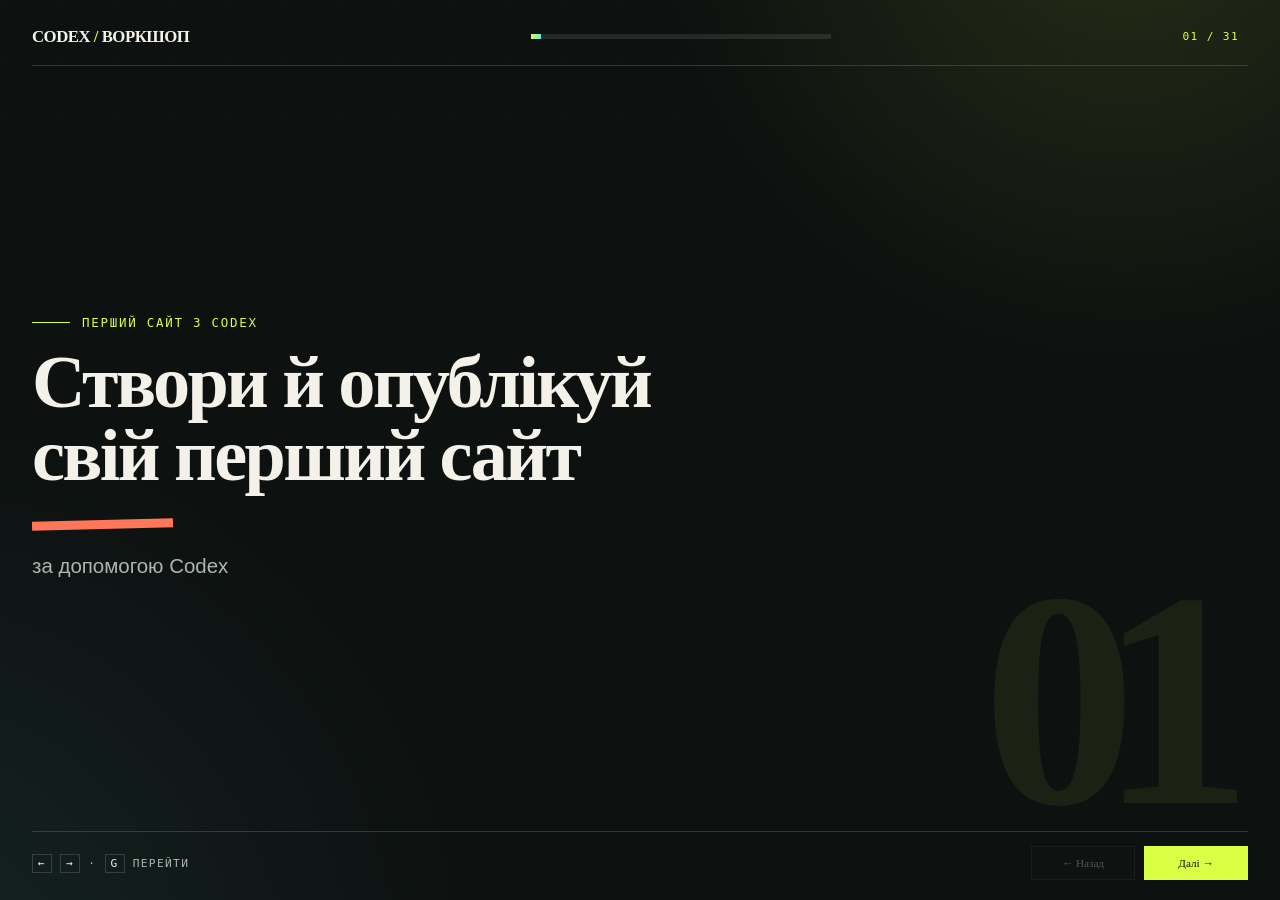
<file: slides/index.html>
<!doctype html>
<html lang="uk">
<head>
  <meta charset="utf-8">
  <meta name="viewport" content="width=device-width, initial-scale=1">
  <meta name="theme-color" content="#0d1110">
  <title>Перший сайт з Codex — воркшоп</title>
  <link rel="icon" href="data:image/svg+xml,%3Csvg xmlns='http://www.w3.org/2000/svg' viewBox='0 0 64 64'%3E%3Crect width='64' height='64' rx='12' fill='%230d1110'/%3E%3Cpath d='M16 18h32v8H25v12h23v8H16z' fill='%23d9ff45'/%3E%3C/svg%3E">
  <style>
    :root {
      --ink: #0d1110;
      --ink-soft: #151b19;
      --paper: #f4f1e8;
      --muted: #aeb5ae;
      --line: rgba(244, 241, 232, 0.16);
      --lime: #d9ff45;
      --coral: #ff7659;
      --cyan: #66e9ee;
      --display: Georgia, "Times New Roman", serif;
      --body: "Avenir Next", "Segoe UI", sans-serif;
      --mono: "SFMono-Regular", "Cascadia Code", Consolas, monospace;
    }

    * { box-sizing: border-box; }

    html, body { margin: 0; min-height: 100%; }

    body {
      min-height: 100svh;
      overflow: hidden;
      color: var(--paper);
      background:
        radial-gradient(circle at 88% -12%, rgba(217,255,69,.12), transparent 31%),
        radial-gradient(circle at -8% 110%, rgba(102,233,238,.09), transparent 34%),
        var(--ink);
      font-family: var(--body);
    }

    body::before {
      content: "";
      position: fixed;
      inset: 0;
      pointer-events: none;
      opacity: .22;
      background-image:
        linear-gradient(rgba(255,255,255,.04) 1px, transparent 1px),
        linear-gradient(90deg, rgba(255,255,255,.04) 1px, transparent 1px);
      background-size: 56px 56px;
      mask-image: linear-gradient(to bottom, black, transparent 94%);
    }

    button { font: inherit; }

    .deck {
      width: min(1440px, calc(100% - 64px));
      height: 100svh;
      margin: 0 auto;
      padding: 24px 0 20px;
      display: grid;
      grid-template-rows: auto 1fr auto;
      position: relative;
      z-index: 1;
    }

    .topbar,
    .bottombar {
      display: flex;
      align-items: center;
      justify-content: space-between;
      gap: 24px;
      color: var(--muted);
      font-family: var(--mono);
      font-size: .7rem;
      letter-spacing: .12em;
      text-transform: uppercase;
    }

    .topbar { padding-bottom: 16px; border-bottom: 1px solid var(--line); }
    .bottombar { padding-top: 14px; border-top: 1px solid var(--line); }

    .brand {
      color: var(--paper);
      font-family: var(--display);
      font-size: 1.05rem;
      font-weight: 700;
      letter-spacing: -.03em;
      text-transform: none;
    }

    .brand span,
    .counter { color: var(--lime); }

    .counter {
      padding: 5px 8px;
      border: 1px solid transparent;
      background: transparent;
      cursor: pointer;
      font-family: var(--mono);
      font-size: inherit;
      letter-spacing: inherit;
      transition: border-color .18s ease, background .18s ease;
    }

    .counter:hover,
    .counter:focus-visible {
      outline: none;
      border-color: var(--lime);
      background: rgba(190, 242, 100, .08);
    }

    .progress {
      width: min(28vw, 300px);
      height: 5px;
      background: rgba(244,241,232,.1);
      overflow: hidden;
    }

    .progress i {
      display: block;
      width: 0;
      height: 100%;
      background: linear-gradient(90deg, var(--lime), var(--cyan));
      transition: width .35s ease;
    }

    #app {
      min-height: 0;
      position: relative;
      display: grid;
      align-items: center;
      padding: clamp(24px, 5vh, 64px) 0;
    }

    .slide {
      width: min(1180px, 100%);
      animation: enter .38s ease both;
      position: relative;
    }

    .eyebrow {
      display: flex;
      align-items: center;
      gap: 12px;
      margin-bottom: 16px;
      color: var(--lime);
      font-family: var(--mono);
      font-size: clamp(.66rem, 1vw, .78rem);
      letter-spacing: .14em;
      text-transform: uppercase;
    }

    .eyebrow::before {
      content: "";
      width: 38px;
      height: 1px;
      background: currentColor;
    }

    h1 {
      max-width: 1040px;
      margin: 0;
      white-space: pre-line;
      font-family: var(--display);
      font-size: clamp(2.6rem, 5.8vw, 6.2rem);
      font-weight: 600;
      line-height: .98;
      letter-spacing: -.035em;
      text-wrap: balance;
    }

    .subhead {
      max-width: 860px;
      margin: 22px 0 0;
      color: var(--muted);
      font-size: clamp(1rem, 1.6vw, 1.28rem);
      line-height: 1.5;
      white-space: pre-line;
      text-wrap: balance;
    }

    .content { margin-top: clamp(24px, 4vh, 42px); }

    .flow {
      display: flex;
      flex-wrap: wrap;
      align-items: center;
      gap: 13px;
      max-width: 1120px;
    }

    .flow span {
      color: var(--paper);
      font-family: var(--display);
      font-size: clamp(1.2rem, 2vw, 1.75rem);
    }

    .flow b {
      color: var(--coral);
      font-size: clamp(1.2rem, 2vw, 1.8rem);
      font-weight: 400;
    }

    .lines {
      width: min(920px, 100%);
      border-top: 1px solid var(--line);
    }

    .line {
      display: grid;
      grid-template-columns: minmax(150px, .8fr) minmax(260px, 1.7fr);
      gap: 24px;
      padding: 14px 0;
      border-bottom: 1px solid var(--line);
      align-items: baseline;
    }

    .line strong {
      color: var(--paper);
      font-family: var(--display);
      font-size: clamp(1.05rem, 1.7vw, 1.45rem);
      font-weight: 600;
    }

    .line span {
      color: var(--muted);
      font-size: clamp(.92rem, 1.3vw, 1.08rem);
      line-height: 1.42;
    }

    .checklist {
      width: min(900px, 100%);
      display: grid;
      gap: 12px;
    }

    .check {
      display: grid;
      grid-template-columns: 28px 1fr;
      gap: 14px;
      align-items: center;
      padding-bottom: 12px;
      border-bottom: 1px solid var(--line);
      color: var(--paper);
      font-size: clamp(1.05rem, 1.75vw, 1.45rem);
    }

    .check::before {
      content: "✓";
      display: grid;
      place-items: center;
      width: 24px;
      height: 24px;
      border: 1px solid var(--lime);
      border-radius: 50%;
      color: var(--lime);
      font-family: var(--mono);
      font-size: .72rem;
    }

    .prompt {
      width: min(1020px, 100%);
      padding: clamp(20px, 3vw, 34px);
      border-left: 4px solid var(--lime);
      background: rgba(244,241,232,.055);
      box-shadow: inset 0 0 0 1px var(--line);
      font-family: var(--mono);
      font-size: clamp(.94rem, 1.45vw, 1.23rem);
      line-height: 1.6;
      white-space: pre-line;
    }

    .prompt mark {
      padding: .05em .22em;
      color: var(--ink);
      background: var(--lime);
      border-radius: 2px;
    }

    .callout {
      max-width: 880px;
      padding-left: 20px;
      border-left: 3px solid var(--coral);
      color: var(--paper);
      font-family: var(--display);
      font-size: clamp(1.35rem, 2.4vw, 2.1rem);
      line-height: 1.25;
      white-space: pre-line;
    }

    .result-grid {
      display: grid;
      grid-template-columns: minmax(320px, .9fr) minmax(380px, 1.25fr);
      gap: clamp(28px, 5vw, 66px);
      align-items: center;
    }

    .result-grid .checklist { width: 100%; }

    .result-shot {
      width: 100%;
      aspect-ratio: 16 / 9;
      object-fit: cover;
      object-position: top;
      border: 1px solid var(--line);
      box-shadow: 15px 15px 0 rgba(102,233,238,.12);
    }

    .gallery {
      display: grid;
      grid-template-columns: repeat(4, minmax(0, 1fr));
      gap: 14px;
    }

    .gallery figure {
      min-width: 0;
      margin: 0;
      border: 1px solid var(--line);
      background: rgba(244,241,232,.04);
    }

    .gallery img {
      display: block;
      width: 100%;
      aspect-ratio: 4 / 3;
      object-fit: cover;
      object-position: top;
    }

    .gallery figcaption {
      padding: 10px 12px;
      color: var(--paper);
      font-family: var(--mono);
      font-size: clamp(.62rem, .85vw, .76rem);
      letter-spacing: .04em;
    }

    .profile {
      display: grid;
      grid-template-columns: minmax(0, 1.55fr) minmax(230px, 360px);
      gap: clamp(32px, 7vw, 96px);
      align-items: center;
    }

    .profile h1 { font-size: clamp(3.4rem, 6.3vw, 6.7rem); }

    .profile img {
      width: 100%;
      aspect-ratio: 4 / 5;
      object-fit: cover;
      object-position: center 28%;
      border: 1px solid var(--line);
      box-shadow: 16px 16px 0 rgba(102,233,238,.14);
    }

    .profile .facts { margin-top: 26px; }

    .profile .facts div {
      padding: 10px 0;
      border-bottom: 1px solid var(--line);
      color: var(--muted);
      font-size: clamp(.98rem, 1.4vw, 1.17rem);
    }

    .profile .facts div::before {
      content: "/";
      margin-right: 11px;
      color: var(--lime);
      font-family: var(--mono);
    }

    .slide.divider h1 { max-width: 900px; }

    .slide.divider h1::after {
      content: "";
      display: block;
      width: clamp(80px, 11vw, 150px);
      height: 9px;
      margin-top: 28px;
      background: var(--coral);
      transform: rotate(-1.5deg);
    }

    .slide.final h1 { max-width: 980px; }
    .slide.final .eyebrow { color: var(--cyan); }

    .watermark {
      position: fixed;
      right: clamp(26px, 5vw, 78px);
      bottom: clamp(70px, 10vh, 118px);
      color: rgba(217,255,69,.07);
      font-family: var(--display);
      font-size: clamp(9rem, 24vw, 23rem);
      font-weight: 700;
      line-height: .72;
      letter-spacing: -.12em;
      pointer-events: none;
      user-select: none;
      z-index: -1;
    }

    .nav { display: flex; gap: 9px; }

    .nav button {
      min-width: 104px;
      padding: 10px 14px;
      border: 1px solid var(--line);
      color: var(--paper);
      background: rgba(21,27,25,.76);
      cursor: pointer;
      font-family: var(--display);
      transition: transform .18s ease, border-color .18s ease, background .18s ease;
    }

    .nav button:last-child {
      color: var(--ink);
      border-color: var(--lime);
      background: var(--lime);
    }

    .nav button:hover:not(:disabled),
    .nav button:focus-visible {
      outline: none;
      transform: translateY(-2px);
      border-color: var(--cyan);
    }

    .nav button:disabled { opacity: .3; cursor: default; }

    .hint kbd {
      padding: 2px 5px;
      border: 1px solid var(--line);
      color: var(--paper);
      font-family: var(--mono);
    }

    .jump-dialog {
      width: min(440px, calc(100% - 32px));
      padding: 0;
      border: 1px solid var(--line);
      color: var(--paper);
      background: var(--ink);
      box-shadow: 0 28px 90px rgba(0, 0, 0, .58);
    }

    .jump-dialog::backdrop {
      background: rgba(4, 7, 6, .78);
      backdrop-filter: blur(5px);
    }

    .jump-panel { padding: 28px; }

    .jump-kicker {
      margin-bottom: 8px;
      color: var(--lime);
      font-family: var(--mono);
      font-size: .7rem;
      letter-spacing: .14em;
      text-transform: uppercase;
    }

    .jump-panel label {
      display: block;
      margin-bottom: 18px;
      font-family: var(--display);
      font-size: clamp(1.55rem, 5vw, 2.15rem);
      font-weight: 700;
      letter-spacing: -.04em;
    }

    .jump-row {
      display: grid;
      grid-template-columns: 1fr auto;
      gap: 10px;
    }

    .jump-row input {
      min-width: 0;
      padding: 13px 14px;
      border: 1px solid var(--line);
      border-radius: 0;
      outline: none;
      color: var(--paper);
      background: rgba(244, 241, 232, .06);
      font-family: var(--mono);
      font-size: 1rem;
    }

    .jump-row input:focus { border-color: var(--cyan); }

    .jump-row button,
    .jump-close {
      padding: 12px 16px;
      border: 1px solid var(--lime);
      color: var(--ink);
      background: var(--lime);
      cursor: pointer;
      font-family: var(--display);
      font-weight: 700;
    }

    .jump-close {
      margin-top: 18px;
      padding: 0;
      border: 0;
      color: var(--muted);
      background: transparent;
      font-family: var(--mono);
      font-size: .72rem;
      letter-spacing: .08em;
      text-transform: uppercase;
    }

    .jump-help {
      margin: 10px 0 0;
      color: var(--muted);
      font-family: var(--mono);
      font-size: .72rem;
    }

    @keyframes enter {
      from { opacity: 0; transform: translateY(12px); }
      to { opacity: 1; transform: translateY(0); }
    }

    @media (max-height: 820px) and (min-width: 760px) {
      #app { padding: 20px 0; }
      h1 { font-size: clamp(2.3rem, 5vw, 4.8rem); }
      .content { margin-top: 20px; }
      .line { padding: 9px 0; }
      .check { padding-bottom: 8px; }
      .prompt { font-size: clamp(.94rem, 1.35vw, 1.12rem); line-height: 1.4; }
    }

    @media (max-width: 760px) {
      body { overflow: auto; }
      .deck { width: min(100% - 30px, 1440px); min-height: 100svh; height: auto; }
      .topbar .progress, .hint { display: none; }
      #app { min-height: calc(100svh - 132px); padding: 28px 0; }
      h1 { font-size: clamp(2.3rem, 10.5vw, 4.3rem); overflow-wrap: anywhere; }
      .profile { grid-template-columns: 1fr; gap: 24px; }
      .profile img { width: min(58vw, 260px); grid-row: 1; margin-left: auto; }
      .result-grid { grid-template-columns: 1fr; }
      .result-shot { display: none; }
      .gallery { grid-template-columns: repeat(2, minmax(0, 1fr)); }
      .line { grid-template-columns: 1fr; gap: 5px; }
      .flow { display: grid; width: 100%; gap: 8px; }
      .flow b { display: none; }
      .flow span { padding-bottom: 8px; border-bottom: 1px solid var(--line); overflow-wrap: anywhere; }
      .prompt { overflow-wrap: anywhere; }
      .watermark { display: none; }
      .bottombar { align-items: flex-end; }
      .nav button { min-width: auto; }
    }

    @media (prefers-reduced-motion: reduce) {
      *, *::before, *::after { animation-duration: .01ms !important; transition-duration: .01ms !important; }
    }
  </style>
</head>
<body>
  <main class="deck">
    <header class="topbar">
      <div class="brand">CODEX <span>/</span> ВОРКШОП</div>
      <div class="progress" aria-hidden="true"><i id="progress"></i></div>
      <button class="counter" id="counter" type="button" aria-haspopup="dialog" aria-controls="jump-dialog" title="Перейти до слайда — клавіша G">01 / 31</button>
    </header>

    <section id="app" aria-live="polite"></section>

    <footer class="bottombar">
      <div class="hint"><kbd>←</kbd> <kbd>→</kbd> · <kbd>G</kbd> перейти</div>
      <nav class="nav" aria-label="Навігація презентацією">
        <button id="prev" type="button">← Назад</button>
        <button id="next" type="button">Далі →</button>
      </nav>
    </footer>
  </main>

  <dialog class="jump-dialog" id="jump-dialog" aria-labelledby="jump-title">
    <form class="jump-panel" id="jump-form">
      <div class="jump-kicker">Швидкий перехід</div>
      <label id="jump-title" for="jump-input">До якого слайда?</label>
      <div class="jump-row">
        <input id="jump-input" type="number" min="1" max="31" inputmode="numeric" autocomplete="off" required aria-describedby="jump-help">
        <button type="submit">Перейти</button>
      </div>
      <p class="jump-help" id="jump-help">Введіть номер від 1 до 31 і натисніть Enter.</p>
      <button class="jump-close" id="jump-close" type="button">Закрити · Esc</button>
    </form>
  </dialog>

  <script>
    const slides = [
      {
        eyebrow: 'Перший сайт з Codex',
        title: 'Створи й опублікуй\nсвій перший сайт',
        subhead: 'за допомогою Codex',
        type: 'divider'
      },
      {
        eyebrow: 'Хто сьогодні з вами',
        title: 'Ігор Курницький',
        type: 'profile',
        facts: ['11 років у веброзробці', 'Senior Software Engineer', 'фотографія · акторство · настільні ігри']
      },
      {
        eyebrow: 'Результат дня',
        title: 'Наприкінці у вас буде',
        type: 'result',
        items: ['сайт на ноутбуці', 'репозиторій у GitHub', 'публічне посилання'],
        image: 'assets/examples/demo-site.png',
        alt: 'Демо односторінкового сайту Майже готово'
      },
      {
        eyebrow: 'Маршрут',
        title: 'Як пройде воркшоп',
        type: 'flow',
        items: ['зрозуміти', 'спланувати', 'створити', 'перевірити', 'опублікувати']
      },
      {
        eyebrow: 'Спільний старт',
        title: 'Перед першою вправою',
        type: 'checklist',
        items: ['ChatGPT і Codex відкриваються', 'GitHub відкривається', 'груповий чат відкритий'],
        subhead: '✅ — готово · 🟡 — уже допомагаємо. Рухаємося далі, коли готові всі.'
      },
      {
        eyebrow: 'Веб без магії',
        title: 'З чого складається вебсторінка',
        type: 'lines',
        items: [
          ['HTML', 'зміст і структура'],
          ['CSS', 'вигляд і розміщення'],
          ['JavaScript', 'поведінка'],
          ['Браузер', 'збирає файли у видиму сторінку']
        ],
        subhead: 'HTML — скелет, CSS — одяг, JavaScript — те, що змушує кнопку щось зробити.'
      },
      {
        eyebrow: 'Два типи вебу',
        title: 'Статична й динамічна сторінка',
        type: 'lines',
        items: [
          ['Статична', 'браузер отримує готові HTML, CSS і JavaScript-файли'],
          ['Динамічна', 'сервер створює або змінює дані для запиту чи користувача']
        ],
        subhead: 'Сьогодні створюємо статичний сайт. Він може мати JavaScript та інтерактивність.'
      },
      {
        eyebrow: 'Від файлу до посилання',
        title: 'Локальний сайт, хостинг і URL',
        type: 'flow',
        items: ['файли на ноутбуці', 'хостинг віддає їх браузеру', 'URL веде на сторінку'],
        subhead: 'Локально — бачите ви. Публічно — сторінка відкривається за вебадресою.'
      },
      {
        eyebrow: 'Не тільки код',
        title: 'Codex працює не тільки з кодом',
        type: 'lines',
        items: [
          ['Файли', 'читати й змінювати дозволені локальні матеріали'],
          ['Матеріали', 'створювати документи та презентації'],
          ['Браузер', 'відкривати сторінки й перевіряти результат'],
          ['Сервіси', 'працювати з підключеними інструментами']
        ],
        subhead: 'Можливості залежать від доступів і підтверджень.'
      },
      {
        eyebrow: 'Людина + Codex',
        title: 'Ви керуєте результатом',
        type: 'flow',
        items: ['попросити', 'подивитися', 'уточнити', 'перевірити'],
        subhead: 'Codex змінює файли. Рішення приймаєте ви. Промпт — не заклинання.'
      },
      {
        eyebrow: 'Перед першим запитом',
        title: 'Структура зрозумілого промпту',
        type: 'lines',
        items: [
          ['Мета', 'що створити?'],
          ['Контекст', 'для кого й навіщо?'],
          ['Результат', 'що має з’явитися?'],
          ['Межі', 'чого поки не робити?']
        ]
      },
      {
        eyebrow: 'Перша власна вправа',
        title: 'Напишіть запит на план сайту',
        type: 'prompt',
        prompt: 'Я хочу створити [який сайт].\n\nВін потрібен для [кого і навіщо].\n\nНа сторінці відвідувач має\n[що зрозуміти або зробити].\n\nЗапропонуй 4–6 блоків сторінки.\nПоки що не створюй код.'
      },
      {
        eyebrow: 'План до коду',
        title: 'Перевірте план до створення сайту',
        type: 'checklist',
        items: ['Для кого цей сайт?', 'Що людина зрозуміє за 10 секунд?', 'Яку дію вона зможе зробити?', 'Чи немає зайвих блоків?']
      },
      {
        eyebrow: 'Візуальний напрям',
        title: 'Дизайн починається з напряму',
        type: 'lines',
        items: [
          ['Настрій', 'яке відчуття має створювати сайт'],
          ['Кольори', 'спокійні, яскраві, контрастні або нейтральні'],
          ['Типографіка', 'стримана, дружня, редакційна або технічна'],
          ['Референс', 'приклад напряму, а не об’єкт для копіювання']
        ],
        subhead: 'Оберіть 3–4 орієнтири. Не копіюємо — пояснюємо напрям.'
      },
      {
        eyebrow: 'Головна вправа',
        title: 'Напишіть промпт на створення сайту',
        type: 'prompt',
        prompt: 'Створи односторінковий сайт про [тема].\n\nДля [аудиторія].\nГоловна дія: [що має зробити відвідувач].\n\nБлоки: [4–6 блоків із плану].\nСтиль: [3–4 характеристики].\n\nВикористай HTML і CSS.\nJavaScript — лише якщо справді потрібен.\nНе додавай [що не потрібно].\n\nПісля створення скажи, які файли з’явилися і що перевірити.'
      },
      {
        eyebrow: 'Розумний масштаб',
        title: 'Перша версія має бути малою й завершеною',
        type: 'checklist',
        items: ['чітка головна думка', '4–6 змістовних блоків', 'зрозуміла наступна дія', 'акуратний вигляд на телефоні']
      },
      {
        eyebrow: 'Практика',
        title: 'Створіть першу версію',
        type: 'lines',
        items: [
          ['1', 'допишіть власний промпт'],
          ['2', 'надішліть його Codex'],
          ['3', 'дочекайтеся створення файлів']
        ],
        subhead: 'Готово, коли сайт відкривається.'
      },
      {
        eyebrow: 'Перший перегляд',
        title: 'Відкрийте сайт як відвідувач',
        type: 'callout',
        callout: 'Спочатку подивіться на результат.\n\nПотім знайдіть:\nзаголовок · блоки · головну дію'
      },
      {
        eyebrow: 'Пауза',
        title: 'Перерва',
        type: 'divider',
        subhead: 'Після неї перевіримо, змінимо й опублікуємо сайт.\nІ ні — за перерву не треба додавати ще 12 секцій.'
      },
      {
        eyebrow: 'Погляд відвідувача',
        title: 'Перевірте сайт як відвідувач',
        type: 'checklist',
        items: ['За 10 секунд зрозуміло, що це за сайт?', 'Зрозуміло, для кого він і що робити далі?', 'Контакт безпечний, а кнопки працюють?', 'У вузькому вікні все читабельно?']
      },
      {
        eyebrow: 'Одна контрольована зміна',
        title: 'Попросіть про одну точну зміну',
        type: 'prompt',
        prompt: 'Зміни [що саме]\nу [якому місці].\n\nНовий текст або результат: [ваш варіант].\n\nНе змінюй [що треба зберегти].\nПісля зміни скажи, що перевірити.'
      },
      {
        eyebrow: 'Критерій переходу',
        title: 'Локальна версія готова до публікації',
        type: 'checklist',
        items: ['сайт відкривається', 'зміна перевірена', 'контакт безпечний', 'приватних даних немає'],
        subhead: '✅ — готово · 🟡 — уже допомагаємо.'
      },
      {
        eyebrow: 'Дві різні ролі',
        title: 'GitHub зберігає, GitHub Pages показує',
        type: 'lines',
        items: [
          ['GitHub', 'зберігає файли сайту'],
          ['GitHub Pages', 'публікує статичні файли як вебсторінку']
        ],
        subhead: 'Серверний код GitHub Pages не запускає. Сьогодні все завантажуємо вручну.'
      },
      {
        eyebrow: 'Перед публікацією',
        title: 'Зупиніться на хвилину',
        type: 'callout',
        callout: 'Публічний сайт і файли репозиторію може відкрити будь-хто.\n\nНе публікуємо:\nпаролі · документи · приватні адреси · чужі матеріали'
      },
      {
        eyebrow: 'Ручне завантаження',
        title: 'Завантажте файли вручну',
        type: 'lines',
        items: [
          ['1', 'GitHub → New repository'],
          ['2', 'назва: first-site · Public'],
          ['3', 'Add README → Create repository'],
          ['4', 'Add file → Upload files']
        ],
        subhead: 'index.html має лежати в корені. Завантажте також CSS, JavaScript і зображення.'
      },
      {
        eyebrow: 'Публікація',
        title: 'Увімкніть GitHub Pages',
        type: 'prompt',
        prompt: 'Settings → Pages\n\nSource: Deploy from a branch\nBranch: main\nFolder: /(root)\n\nSave'
      },
      {
        eyebrow: 'Вебадреса',
        title: 'URL — адреса вашого сайту',
        type: 'prompt',
        prompt: 'https://ваше-ім’я.github.io/first-site/\n\nSettings → Pages → Visit site',
        subhead: 'Перша публікація може потребувати кількох хвилин.'
      },
      {
        eyebrow: 'Якщо сайт ще не відкрився',
        title: 'Перевірте три речі',
        type: 'checklist',
        items: ['index.html у корені', 'main + /(root)', 'статус на сторінці Pages'],
        subhead: 'Якщо немає стилів — перевірте шлях до CSS. Потім зачекайте кілька хвилин.\n404 — не оцінка воркшопу.'
      },
      {
        eyebrow: 'Результат',
        title: 'Сайт уже в інтернеті',
        type: 'flow',
        items: ['локальна версія', 'GitHub', 'публічний URL'],
        subhead: 'Відкрийте посилання на іншому пристрої.'
      },
      {
        eyebrow: 'Не кожну сторінку треба публікувати',
        title: 'HTML-файл теж може бути інструментом',
        type: 'gallery',
        items: [
          ['assets/examples/cv-generator.png', 'Генератор резюме'],
          ['assets/examples/ai-quiz.png', 'Інтерактивний квіз'],
          ['assets/examples/pomodoro.png', 'Pomodoro'],
          ['assets/examples/demo-site.png', 'Сторінка проєкту']
        ],
        subhead: 'Локально: для себе. Публічно: коли хочете поділитися.'
      },
      {
        eyebrow: 'Тепер цей шлях ваш',
        title: 'Ідея → власний промпт → файли → перевірка → посилання',
        type: 'final',
        subhead: 'Наступний крок: зробіть одну корисну зміну завтра.'
      }
    ];

    const app = document.querySelector('#app');
    const counter = document.querySelector('#counter');
    const progress = document.querySelector('#progress');
    const prev = document.querySelector('#prev');
    const next = document.querySelector('#next');
    const jumpDialog = document.querySelector('#jump-dialog');
    const jumpForm = document.querySelector('#jump-form');
    const jumpInput = document.querySelector('#jump-input');
    const jumpClose = document.querySelector('#jump-close');
    let current = 0;
    let touchStartX = 0;

    function escapeHtml(value) {
      return String(value)
        .replaceAll('&', '&amp;')
        .replaceAll('<', '&lt;')
        .replaceAll('>', '&gt;')
        .replaceAll('"', '&quot;')
        .replaceAll("'", '&#039;');
    }

    function promptHtml(value) {
      return escapeHtml(value).replace(/\[([^\]]+)\]/g, '<mark>[$1]</mark>');
    }

    function flowHtml(items) {
      return `<div class="flow">${items.map((item, index) => `${index ? '<b>→</b>' : ''}<span>${escapeHtml(item)}</span>`).join('')}</div>`;
    }

    function linesHtml(items) {
      return `<div class="lines">${items.map(([label, text]) => `<div class="line"><strong>${escapeHtml(label)}</strong><span>${escapeHtml(text)}</span></div>`).join('')}</div>`;
    }

    function checklistHtml(items) {
      return `<div class="checklist">${items.map(item => `<div class="check">${escapeHtml(item)}</div>`).join('')}</div>`;
    }

    function galleryHtml(items) {
      return `<div class="gallery">${items.map(([src, caption]) => `<figure><img src="${escapeHtml(src)}" alt="${escapeHtml(caption)}"><figcaption>${escapeHtml(caption)}</figcaption></figure>`).join('')}</div>`;
    }

    function contentHtml(slide) {
      if (slide.type === 'flow') return flowHtml(slide.items);
      if (slide.type === 'lines') return linesHtml(slide.items);
      if (slide.type === 'checklist') return checklistHtml(slide.items);
      if (slide.type === 'result') return `<div class="result-grid">${checklistHtml(slide.items)}<img class="result-shot" src="${escapeHtml(slide.image)}" alt="${escapeHtml(slide.alt)}"></div>`;
      if (slide.type === 'gallery') return galleryHtml(slide.items);
      if (slide.type === 'prompt') return `<div class="prompt">${promptHtml(slide.prompt)}</div>`;
      if (slide.type === 'callout') return `<div class="callout">${escapeHtml(slide.callout)}</div>`;
      return '';
    }

    function render() {
      const slide = slides[current];
      const number = String(current + 1).padStart(2, '0');
      const total = String(slides.length).padStart(2, '0');
      const pct = ((current + 1) / slides.length) * 100;

      counter.textContent = `${number} / ${total}`;
      counter.setAttribute('aria-label', `Слайд ${current + 1} з ${slides.length}. Перейти до іншого слайда`);
      progress.style.width = `${pct}%`;
      prev.disabled = current === 0;
      next.disabled = current === slides.length - 1;

      if (slide.type === 'profile') {
        app.innerHTML = `
          <article class="slide profile">
            <div>
              <div class="eyebrow">${escapeHtml(slide.eyebrow)}</div>
              <h1>${escapeHtml(slide.title)}</h1>
              <div class="facts">${slide.facts.map(fact => `<div>${escapeHtml(fact)}</div>`).join('')}</div>
            </div>
            <img src="assets/ihor-kurnytskyi.jpg" alt="Ігор Курницький">
          </article>
          <div class="watermark" aria-hidden="true">${number}</div>`;
      } else {
        const classes = ['slide', slide.type === 'divider' ? 'divider' : '', slide.type === 'final' ? 'final' : ''].filter(Boolean).join(' ');
        app.innerHTML = `
          <article class="${classes}">
            <div class="eyebrow">${escapeHtml(slide.eyebrow)}</div>
            <h1>${escapeHtml(slide.title)}</h1>
            ${slide.subhead ? `<p class="subhead">${escapeHtml(slide.subhead)}</p>` : ''}
            ${contentHtml(slide) ? `<div class="content">${contentHtml(slide)}</div>` : ''}
          </article>
          <div class="watermark" aria-hidden="true">${number}</div>`;
      }

      history.replaceState(null, '', `#${current + 1}`);
      document.title = `${current + 1}/${slides.length} · Перший сайт з Codex`;
    }

    function go(delta) {
      const target = current + delta;
      if (target < 0 || target >= slides.length) return;
      current = target;
      render();
    }

    function openJump() {
      jumpInput.max = String(slides.length);
      jumpInput.value = String(current + 1);
      jumpDialog.showModal();
      requestAnimationFrame(() => {
        jumpInput.focus();
        jumpInput.select();
      });
    }

    function jumpTo(number) {
      const target = Number(number);
      if (!Number.isInteger(target) || target < 1 || target > slides.length) return false;
      current = target - 1;
      render();
      return true;
    }

    prev.addEventListener('click', () => go(-1));
    next.addEventListener('click', () => go(1));
    counter.addEventListener('click', openJump);
    jumpClose.addEventListener('click', () => jumpDialog.close());
    jumpForm.addEventListener('submit', event => {
      event.preventDefault();
      if (jumpTo(jumpInput.value)) jumpDialog.close();
      else jumpInput.reportValidity();
    });
    jumpDialog.addEventListener('click', event => {
      if (event.target === jumpDialog) jumpDialog.close();
    });

    addEventListener('keydown', event => {
      if (jumpDialog.open) return;
      if (event.key.toLowerCase() === 'g') {
        event.preventDefault();
        openJump();
        return;
      }
      if (['ArrowRight', ' ', 'PageDown'].includes(event.key)) {
        event.preventDefault();
        go(1);
      }
      if (['ArrowLeft', 'PageUp'].includes(event.key)) {
        event.preventDefault();
        go(-1);
      }
      if (event.key === 'Home') { current = 0; render(); }
      if (event.key === 'End') { current = slides.length - 1; render(); }
    });

    addEventListener('touchstart', event => {
      touchStartX = event.changedTouches[0].screenX;
    }, { passive: true });

    addEventListener('touchend', event => {
      const distance = event.changedTouches[0].screenX - touchStartX;
      if (Math.abs(distance) < 45) return;
      go(distance < 0 ? 1 : -1);
    }, { passive: true });

    const fromHash = Number(location.hash.slice(1));
    if (Number.isFinite(fromHash) && fromHash >= 1 && fromHash <= slides.length) {
      current = fromHash - 1;
    }

    render();
  </script>
</body>
</html>
</file>
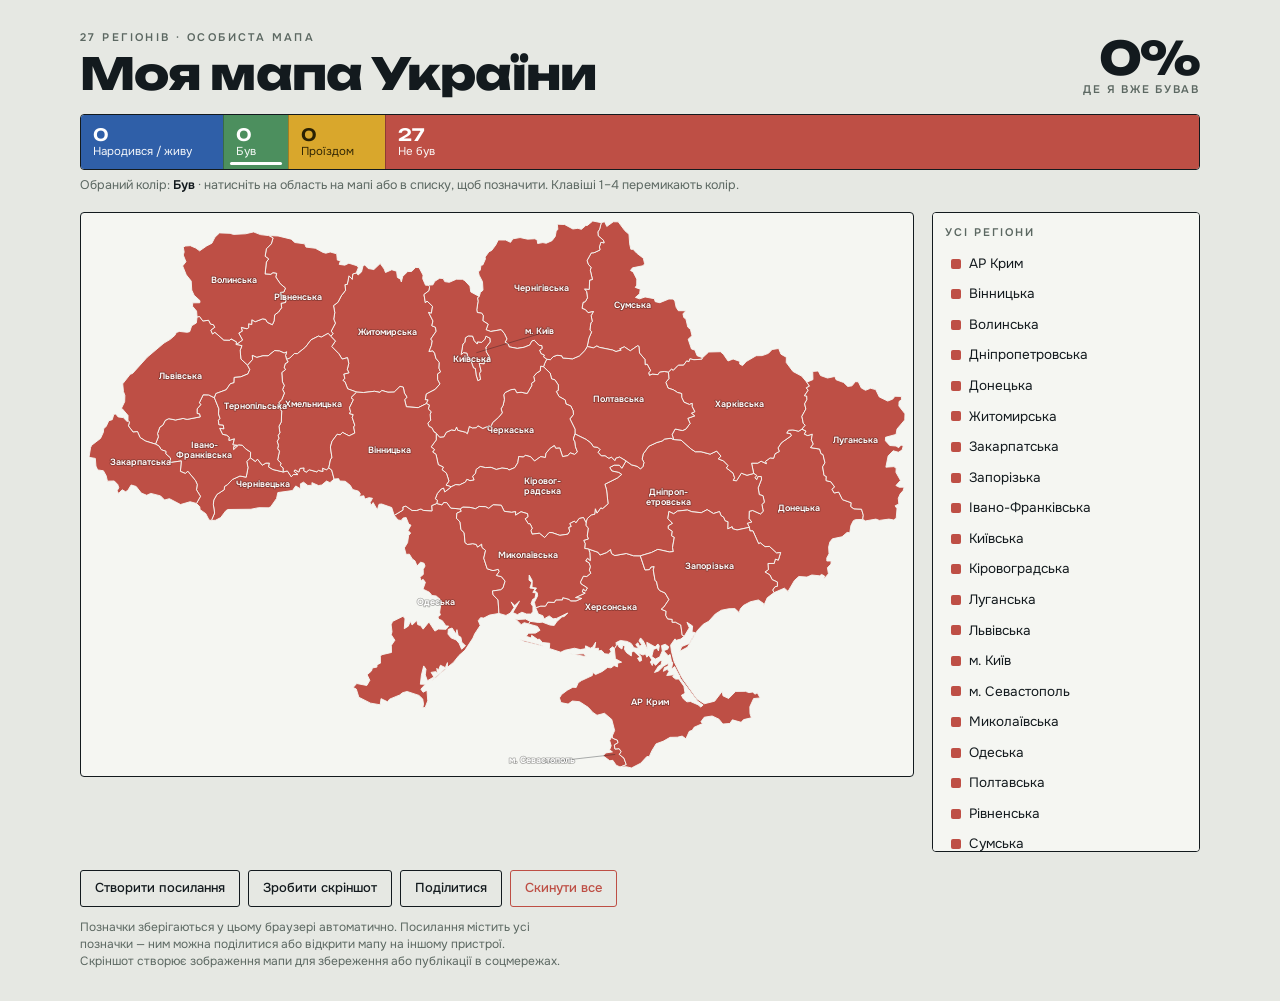
<file: ukraine-map/index.html>
<!doctype html>
<html lang="uk">
  <head>
    <meta charset="utf-8" />
    <meta name="viewport" content="width=device-width, initial-scale=1" />
    <meta
      name="description"
      content="Інтерактивна особиста мапа регіонів України з локальним збереженням і можливістю поділитися позначками."
    />
    <meta name="theme-color" content="#E6E8E3" />
    <title>Моя мапа України</title>
    <link
      rel="icon"
      href="data:image/svg+xml,%3Csvg xmlns='http://www.w3.org/2000/svg' viewBox='0 0 64 64'%3E%3Crect width='64' height='64' rx='14' fill='%232F5FA8'/%3E%3Cpath d='M15 20h34v24H15z' fill='%23D9A72C'/%3E%3Cpath d='M15 20h34v12H15z' fill='%2355A6E8'/%3E%3C/svg%3E"
    />
    <link rel="preconnect" href="https://fonts.googleapis.com" />
    <link rel="preconnect" href="https://fonts.gstatic.com" crossorigin />
    <link
      href="https://fonts.googleapis.com/css2?family=Onest:wght@400;500;600;700&family=Unbounded:wght@400;600;800&display=swap"
      rel="stylesheet"
    />
    <style>
      :root {
        --paper: #e6e8e3;
        --plate: #f5f6f2;
        --ink: #131a1e;
        --ink-soft: #5c6862;
        --hair: #c3c9c0;
        --void: #d5d9d2;

        --c-home: #2f5fa8;
        --c-been: #4c8f5e;
        --c-transit: #d9a72c;
        --c-none: #be4f45;

        --r: 4px;
        --pad: clamp(14px, 3vw, 30px);
      }
      * {
        box-sizing: border-box;
      }
      html,
      body {
        margin: 0;
        padding: 0;
      }
      body {
        background: var(--paper);
        color: var(--ink);
        font-family: "Onest", system-ui, "Segoe UI", Roboto, sans-serif;
        font-size: 15px;
        line-height: 1.45;
        -webkit-font-smoothing: antialiased;
      }
      .wrap {
        max-width: 1180px;
        margin: 0 auto;
        padding: var(--pad);
      }

      /* ---------- header ---------- */
      header {
        display: flex;
        align-items: flex-end;
        justify-content: space-between;
        gap: 20px;
        flex-wrap: wrap;
        margin-bottom: 18px;
      }
      .eyebrow {
        font-size: 11px;
        letter-spacing: 0.22em;
        text-transform: uppercase;
        color: var(--ink-soft);
        margin: 0 0 6px;
        font-weight: 600;
      }
      h1 {
        font-family: "Unbounded", "Onest", system-ui, sans-serif;
        font-weight: 800;
        font-size: clamp(26px, 4.6vw, 44px);
        letter-spacing: -0.02em;
        margin: 0;
        line-height: 1;
      }
      .score {
        text-align: right;
        line-height: 1;
      }
      .score b {
        font-family: "Unbounded", "Onest", sans-serif;
        font-size: clamp(28px, 5vw, 46px);
        font-weight: 800;
        letter-spacing: -0.03em;
        display: block;
      }
      .score span {
        font-size: 11px;
        letter-spacing: 0.16em;
        text-transform: uppercase;
        color: var(--ink-soft);
        font-weight: 600;
      }

      /* ---------- ribbon (legend + stats + brush) ---------- */
      .ribbon {
        display: flex;
        width: 100%;
        border: 1px solid var(--ink);
        border-radius: var(--r);
        overflow: hidden;
        background: var(--plate);
        margin-bottom: 6px;
      }
      .seg {
        flex: 1 1 auto;
        min-width: 0;
        border: 0;
        padding: 11px 12px 10px;
        cursor: pointer;
        background: transparent;
        text-align: left;
        font: inherit;
        color: #fff;
        display: flex;
        flex-direction: column;
        gap: 2px;
        position: relative;
        transition: flex-grow 0.35s ease;
      }
      @media (prefers-reduced-motion: reduce) {
        .seg {
          transition: none;
        }
      }
      .seg + .seg {
        border-left: 1px solid rgba(0, 0, 0, 0.25);
      }
      .seg-n {
        font-family: "Unbounded", "Onest", sans-serif;
        font-weight: 600;
        font-size: 17px;
        line-height: 1;
      }
      .seg-l {
        font-size: 11.5px;
        line-height: 1.2;
        opacity: 0.95;
        white-space: nowrap;
        overflow: hidden;
        text-overflow: ellipsis;
      }
      .seg[data-s="home"] {
        background: var(--c-home);
      }
      .seg[data-s="been"] {
        background: var(--c-been);
      }
      .seg[data-s="transit"] {
        background: var(--c-transit);
        color: #2a2103;
      }
      .seg[data-s="none"] {
        background: var(--c-none);
      }
      .seg[aria-pressed="true"]::after {
        content: "";
        position: absolute;
        inset: auto 6px 4px 6px;
        height: 3px;
        background: currentColor;
        border-radius: 2px;
      }
      .seg:focus-visible {
        outline: 3px solid var(--ink);
        outline-offset: -3px;
      }
      .brushline {
        font-size: 12.5px;
        color: var(--ink-soft);
        margin: 0 0 18px;
      }
      .brushline b {
        color: var(--ink);
        font-weight: 600;
      }

      /* ---------- layout ---------- */
      .cols {
        display: grid;
        grid-template-columns: minmax(0, 1fr) 268px;
        gap: 18px;
        align-items: start;
      }
      @media (max-width: 860px) {
        .cols {
          grid-template-columns: 1fr;
        }
      }

      .plate {
        background: var(--plate);
        border: 1px solid var(--ink);
        border-radius: var(--r);
        padding: 8px;
        position: relative;
      }
      svg.map {
        display: block;
        width: 100%;
        height: auto;
        touch-action: manipulation;
      }
      .rg {
        stroke: var(--plate);
        stroke-width: 0.9;
        cursor: pointer;
        outline: none;
        -webkit-tap-highlight-color: transparent;
        transition: filter 0.12s ease;
      }
      .rg:hover {
        filter: brightness(1.14);
      }
      /* Клік по області не залишає системне focus-підсвічування навколо неї. */
      .rg:focus,
      .rg:focus-visible {
        outline: none;
      }
      .rg[data-s="home"] {
        fill: var(--c-home);
      }
      .rg[data-s="been"] {
        fill: var(--c-been);
      }
      .rg[data-s="transit"] {
        fill: var(--c-transit);
      }
      .rg[data-s="none"] {
        fill: var(--c-none);
      }
      .lbl {
        font-family: "Onest", sans-serif;
        font-size: 8.6px;
        font-weight: 600;
        fill: #fff;
        pointer-events: none;
        text-anchor: middle;
        paint-order: stroke;
        stroke: rgba(0, 0, 0, 0.28);
        stroke-width: 1.6px;
        stroke-linejoin: round;
      }
      .lbl.dark {
        fill: #2a2103;
        stroke: rgba(255, 255, 255, 0.4);
      }
      .leader {
        stroke: var(--ink);
        stroke-width: 0.6;
        fill: none;
        opacity: 0.55;
      }

      .tip {
        position: absolute;
        pointer-events: none;
        background: var(--ink);
        color: #fff;
        padding: 5px 9px;
        border-radius: 3px;
        font-size: 12px;
        white-space: nowrap;
        transform: translate(-50%, -135%);
        opacity: 0;
        transition: opacity 0.1s;
        z-index: 5;
      }
      .tip.on {
        opacity: 1;
      }
      .tip i {
        font-style: normal;
        opacity: 0.65;
      }

      /* ---------- list ---------- */
      .panel {
        background: var(--plate);
        border: 1px solid var(--ink);
        border-radius: var(--r);
        padding: 12px;
        max-height: 640px;
        overflow: auto;
      }
      .panel h2 {
        font-size: 11px;
        letter-spacing: 0.18em;
        text-transform: uppercase;
        color: var(--ink-soft);
        margin: 0 0 8px;
        font-weight: 600;
      }
      ul.list {
        list-style: none;
        margin: 0;
        padding: 0;
      }
      ul.list li {
        margin: 0 0 1px;
      }
      .row {
        width: 100%;
        display: flex;
        align-items: center;
        gap: 8px;
        background: transparent;
        border: 0;
        font: inherit;
        font-size: 13.5px;
        color: var(--ink);
        padding: 5px 6px;
        border-radius: 3px;
        cursor: pointer;
        text-align: left;
      }
      .row:hover {
        background: rgba(0, 0, 0, 0.055);
      }
      .row:focus-visible {
        outline: 2px solid var(--ink);
        outline-offset: -2px;
      }
      .dot {
        width: 10px;
        height: 10px;
        border-radius: 2px;
        flex: 0 0 auto;
      }
      .dot[data-s="home"] {
        background: var(--c-home);
      }
      .dot[data-s="been"] {
        background: var(--c-been);
      }
      .dot[data-s="transit"] {
        background: var(--c-transit);
      }
      .dot[data-s="none"] {
        background: var(--c-none);
      }
      .row span {
        overflow: hidden;
        text-overflow: ellipsis;
        white-space: nowrap;
      }

      /* ---------- footer actions ---------- */
      footer {
        margin-top: 18px;
        display: flex;
        gap: 8px;
        flex-wrap: wrap;
        align-items: center;
      }
      button.act {
        font: inherit;
        font-size: 13px;
        font-weight: 500;
        padding: 8px 14px;
        border-radius: 3px;
        border: 1px solid var(--ink);
        background: transparent;
        color: var(--ink);
        cursor: pointer;
      }
      button.act:hover {
        background: var(--ink);
        color: var(--plate);
      }
      button.act.danger {
        border-color: var(--c-none);
        color: var(--c-none);
      }
      button.act.danger:hover {
        background: var(--c-none);
        color: #fff;
      }
      button.act:focus-visible {
        outline: 2px solid var(--ink);
        outline-offset: 2px;
      }
      .note {
        font-size: 12px;
        color: var(--ink-soft);
        margin: 12px 0 0;
        max-width: 60ch;
      }
      #link {
        width: 100%;
        margin-top: 10px;
        font: inherit;
        font-size: 12px;
        padding: 8px;
        border: 1px solid var(--hair);
        border-radius: 3px;
        background: #fff;
        display: none;
      }
      .toast {
        position: fixed;
        left: 50%;
        bottom: 22px;
        transform: translateX(-50%) translateY(10px);
        background: var(--ink);
        color: #fff;
        padding: 9px 16px;
        border-radius: 3px;
        font-size: 13px;
        opacity: 0;
        pointer-events: none;
        transition:
          opacity 0.18s,
          transform 0.18s;
        z-index: 20;
      }
      .toast.on {
        opacity: 1;
        transform: translateX(-50%) translateY(0);
      }
    </style>
  </head>
  <body>
    <div class="wrap">
      <header>
        <div>
          <p class="eyebrow">27 регіонів · особиста мапа</p>
          <h1>Моя мапа України</h1>
        </div>
        <div class="score">
          <b id="pct">0%</b>
          <span>де я вже бував</span>
        </div>
      </header>

      <div
        class="ribbon"
        id="ribbon"
        role="group"
        aria-label="Вибір кольору та статистика"
      ></div>
      <p class="brushline">
        Обраний колір: <b id="brushName">—</b> · натисніть на область на мапі
        або в списку, щоб позначити. Клавіші 1–4 перемикають колір.
      </p>

      <div class="cols">
        <div class="plate" id="plate">
          <div class="tip" id="tip"></div>
          <svg
            class="map"
            id="map"
            viewBox="0 0 780 523"
            role="img"
            aria-label="Мапа областей України"
          ></svg>
        </div>

        <div class="panel">
          <h2>Усі регіони</h2>
          <ul class="list" id="list"></ul>
        </div>
      </div>

      <footer>
        <button class="act" id="btnLink">Створити посилання</button>
        <button class="act" id="btnShot">Зробити скріншот</button>
        <button class="act" id="btnShare">Поділитися</button>
        <button class="act danger" id="btnReset">Скинути все</button>
      </footer>
      <input id="link" readonly aria-label="Посилання на вашу мапу" />
      <p class="note">
        Позначки зберігаються у цьому браузері автоматично. Посилання містить
        усі позначки — ним можна поділитися або відкрити мапу на іншому
        пристрої. Скріншот створює зображення мапи для збереження або публікації
        в соцмережах.
      </p>
    </div>

    <div class="toast" id="toast"></div>

    <script>
      (function () {
        "use strict";

        /* ---------------- статуси ---------------- */
        const STATUSES = [
          { id: "home", label: "Народився / живу", short: "Дім" },
          { id: "been", label: "Був", short: "Був" },
          { id: "transit", label: "Проїздом", short: "Проїздом" },
          { id: "none", label: "Не був", short: "Не був" },
        ];
        const SORDER = ["home", "been", "transit", "none"];
        const COLORS = {
          home: "#2F5FA8",
          been: "#4C8F5E",
          transit: "#D9A72C",
          none: "#BE4F45",
        };

        /* ---------------- географія (точні контури, проєкція вбудована) ---------------- */
        const REGIONS = [
          {
            id: "odesa",
            name: "Одеська",
            cx: 331.8,
            cy: 366.9,
            d: "M326.88,439.60L339.68,428.39L342.05,427.24L331.70,436.37L326.88,439.60ZM391.87,375.12L382.95,376.70L377.28,379.58L374.33,379.14L372.10,382.02L373.97,386.62L368.65,394.74L367.00,398.70L359.45,410.20L353.62,415.38L348.38,421.92L342.62,426.66L342.62,422.13L340.61,426.95L335.94,424.65L334.00,429.54L332.49,427.60L332.92,432.63L331.41,430.76L327.02,431.48L329.68,435.87L323.50,439.46L321.42,433.92L322.14,428.39L319.91,425.30L317.75,434.14L316.74,442.77L321.56,442.77L317.25,447.51L319.33,450.46L323.07,448.52L323.79,458.65L321.35,464.98L319.05,465.34L319.76,461.67L318.97,456.86L315.38,453.48L304.09,449.74L299.71,450.89L297.12,453.05L287.34,457.07L285.47,459.66L279.15,456.57L278.36,462.46L269.08,460.88L257.94,455.28L255.49,447.44L252.48,445.86L255.93,442.12L265.56,443.99L268.44,439.03L265.85,433.78L270.02,430.11L270.88,427.24L275.19,426.45L275.34,424.15L278.57,422.64L278.50,416.02L279.87,414.59L289.14,412.43L289.00,405.67L292.37,400.71L288.92,395.54L289.64,392.59L288.78,385.97L290.15,382.74L300.21,377.78L302.08,380.22L301.36,389.71L305.24,387.27L307.11,382.67L308.84,386.19L313.37,381.88L314.23,385.83L316.96,386.76L319.40,390.14L324.94,383.31L330.62,392.01L333.93,390.07L341.33,390.29L343.70,387.20L341.26,387.12L337.74,382.02L334.21,380.51L333.49,378.28L335.87,376.70L335.15,373.97L336.37,365.92L335.51,361.53L331.84,358.44L327.82,358.01L325.30,354.85L319.26,351.90L321.56,345.43L319.33,342.48L317.54,343.99L316.31,340.54L319.55,337.88L319.48,332.99L321.20,329.83L320.27,327.17L316.96,326.09L313.58,329.76L311.57,324.87L309.05,323.07L306.25,318.47L303.16,318.76L301.43,312.50L304.52,307.47L305.53,300.64L307.47,298.20L304.88,295.90L307.76,290.72L305.60,289.71L303.16,283.53L300.35,283.82L298.34,286.26L295.39,285.83L291.73,281.38L300.07,276.34L299.99,273.40L302.80,272.53L308.91,276.70L312.93,276.77L317.25,275.26L319.91,276.70L327.89,277.06L327.53,272.03L332.42,270.02L337.45,271.38L338.96,269.08L342.12,269.23L345.79,274.40L354.92,275.26L355.85,277.49L351.68,279.22L351.25,284.11L354.70,287.77L355.49,294.89L358.58,297.91L359.45,307.40L361.82,309.20L366.85,308.41L370.23,309.20L371.45,311.71L375.33,308.84L375.69,312.07L379.07,314.88L377.35,322.28L380.65,332.42L386.19,334.21L391.15,332.92L392.08,335.08L389.50,338.81L394.24,339.96L397.76,344.28L395.75,350.75L393.59,352.55L385.61,353.70L386.33,357.43L391.01,362.25L391.87,375.12ZM343.49,390.36L343.13,394.89L346.08,398.48L351.04,400.50L353.84,403.80L356.21,409.34L359.88,406.10L356.36,402.58L355.49,397.91L352.83,396.25L351.68,390.65L350.82,394.82L347.08,389.07L343.49,390.36Z",
          },
          {
            id: "kherson",
            name: "Херсонська",
            cx: 499.4,
            cy: 371.8,
            d: "M457.14,413.29L463.69,414.23L472.60,413.72L475.40,416.46L457.14,413.29ZM435.07,406.82L416.24,402.29L410.85,399.71L431.34,405.02L435.07,406.82ZM577.13,399.06L572.02,407.47L564.76,411.28L566.63,406.75L573.68,403.87L576.48,398.70L576.55,398.77L577.13,399.06ZM569.15,396.69L565.84,399.56L561.53,400.78L560.09,399.49L555.99,405.38L556.71,411.21L559.23,421.06L565.41,433.85L564.26,434.57L559.80,425.80L556.71,428.53L558.08,421.99L556.86,421.13L555.49,414.37L553.62,415.59L549.24,410.70L553.12,409.34L554.20,407.04L550.82,404.59L547.29,405.89L548.01,410.99L545.50,416.74L541.33,418.76L537.95,416.31L539.60,409.55L542.98,408.19L544.35,410.99L545.14,406.10L543.84,404.31L541.18,407.11L533.20,402.72L533.64,409.34L529.82,401.43L527.24,398.55L525.73,401.50L528.24,404.81L526.45,406.82L524.72,403.16L522.64,404.88L525.44,408.76L520.91,407.97L518.25,403.80L514.22,401.86L507.90,401.00L504.02,402.94L504.16,405.82L502.22,408.98L500.71,406.97L497.83,409.19L498.98,411.42L497.12,414.15L492.95,413.72L489.93,410.42L486.84,410.99L486.98,408.33L483.38,408.84L484.32,402.58L481.59,407.18L479.21,408.33L474.69,406.10L474.40,408.91L469.65,409.70L464.05,408.40L454.84,410.34L450.96,412.21L440.04,408.69L440.39,403.66L433.42,402.94L430.47,399.56L429.04,400.14L423.07,395.97L422.85,398.63L417.89,396.97L419.98,394.03L426.81,393.95L431.12,391.22L428.68,387.56L420.05,385.18L420.05,385.18L421.70,382.67L429.90,383.82L433.42,383.46L440.83,386.26L444.71,386.55L446.86,383.24L452.11,378.35L454.27,378.14L457.65,374.69L446.94,379.86L443.63,380.29L439.89,377.49L435.07,380.37L433.78,377.28L429.54,375.77L426.95,369.66L431.84,368.07L436.30,368.15L438.67,364.34L444.78,364.62L446.15,362.18L452.62,362.11L452.90,360.02L459.01,361.68L460.24,363.11L465.63,363.11L470.95,360.81L464.98,359.95L474.25,355.71L471.52,354.63L472.46,351.75L474.69,353.70L476.34,350.75L470.23,346.79L469.80,345.00L472.53,339.53L475.76,339.82L479.65,336.66L478.28,333.93L479.14,330.33L477.99,326.74L474.76,325.01L476.48,322.35L479.14,324.51L478.71,317.03L477.56,313.58L486.62,316.67L488.42,319.26L494.74,316.96L498.55,314.01L499.56,317.97L502.65,319.76L513.58,317.82L520.55,319.98L527.02,320.05L531.48,333.49L535.72,333.21L537.23,330.69L540.25,330.33L539.39,333.49L541.11,343.70L542.48,344.57L543.77,350.75L545.50,353.26L550.67,355.56L554.34,361.89L549.52,369.01L547.01,371.09L551.68,373.03L551.32,376.92L553.05,380.29L557.50,380.80L557.43,383.53L560.59,383.46L565.70,386.19L567.06,395.97L569.15,396.69Z",
          },
          {
            id: "kyiv_city",
            name: "м. Київ",
            cx: 370.3,
            cy: 125.9,
            lx: 430.3,
            ly: 107.9,
            d: "M383.60,115.67L379.58,120.63L379.86,125.02L383.31,130.77L380.94,132.06L380.94,134.72L378.14,133.50L377.78,136.59L373.03,136.09L374.83,143.49L373.39,145.65L374.33,151.47L371.67,152.69L370.01,147.16L369.30,141.05L367.50,140.40L365.05,133.43L361.82,129.11L361.32,126.45L358.01,125.95L355.71,127.68L357.43,117.54L359.23,116.03L359.81,111.64L362.54,109.85L366.71,109.99L368.29,114.45L371.24,117.61L371.45,115.53L375.41,116.03L378.50,112.94L379.43,110.06L383.39,112.08L383.60,115.67Z",
          },
          {
            id: "zhytomyr",
            name: "Житомирська",
            cx: 284.9,
            cy: 108.5,
            d: "M255.42,49.68L257.29,51.54L260.53,48.67L261.96,42.77L263.69,41.98L266.85,45.43L272.32,46.37L278.36,40.62L282.17,45.94L283.39,49.24L289.43,46.58L294.03,48.02L294.82,53.99L297.69,55.57L298.56,58.30L299.85,52.98L304.67,48.31L308.41,48.24L312.22,44.36L315.52,44.57L319.33,51.76L318.97,55.14L321.71,61.39L324.08,61.32L325.59,62.83L325.08,66.50L320.20,70.31L321.56,78.22L323.07,76.49L328.39,81.52L327.24,88.21L324.65,87.42L328.75,95.54L327.74,100.14L331.12,101.51L331.84,105.39L326.74,112.87L328.10,114.66L327.31,119.05L325.01,124.73L328.61,124.08L330.40,126.31L331.55,131.13L334.86,135.30L334.57,140.69L336.08,144.28L333.21,146.22L333.28,151.54L335.51,155.71L330.91,160.96L322.50,165.35L321.49,170.74L324.15,170.95L322.50,174.55L314.66,178.43L303.37,177.57L301.72,170.88L303.95,168.36L301.50,164.48L300.43,158.88L297.33,158.08L291.73,163.55L285.76,163.69L279.87,161.97L278.07,163.84L272.89,162.76L262.54,163.98L255.85,163.55L247.23,160.39L244.64,153.63L242.70,152.41L244.50,150.32L243.42,146.37L248.45,145.07L246.87,141.91L248.31,136.09L247.08,130.69L241.98,131.99L238.82,126.88L231.99,119.98L235.51,114.81L231.20,110.28L233.21,107.69L231.56,105.25L235.51,97.70L233.93,93.74L234.93,87.56L233.71,80.88L237.95,77.71L241.12,71.53L245.29,66.14L244.57,60.89L246.87,60.53L248.52,52.41L251.61,55.71L252.12,50.61L255.42,49.68Z",
          },
          {
            id: "sumy",
            name: "Сумська",
            cx: 519.4,
            cy: 83.2,
            d: "M489.71,1.58L492.87,0.65L494.96,5.18L501.21,0.72L505.89,0.79L512.14,9.20L516.17,12.72L516.81,21.85L517.96,27.03L520.05,27.03L523.50,30.70L529.90,35.59L531.12,40.91L529.61,42.77L519.54,44.79L517.60,47.23L520.12,48.67L523.64,55.57L523.57,61.32L522.20,63.48L526.95,65.13L526.30,69.52L522.35,73.04L526.37,74.41L531.55,72.61L540.39,74.26L541.26,77.14L545.64,78.07L554.34,74.55L558.36,74.62L560.02,76.49L561.24,82.46L563.33,85.76L570.51,85.76L567.78,88.78L568.57,92.31L570.59,93.67L572.38,101.44L574.97,103.66L576.41,109.70L572.74,112.94L575.91,122.36L579.14,123.36L581.30,128.75L586.47,130.69L585.90,132.13L578.28,132.64L574.40,131.77L573.53,134.51L571.31,133.79L568.36,137.81L563.33,137.88L558.44,142.84L556.86,141.55L553.91,144.64L549.95,143.85L545.35,144.57L543.92,146.87L538.31,146.44L535.72,147.59L534.93,145.00L536.87,143.13L533.49,136.88L531.62,137.45L531.41,132.28L526.23,126.24L525.66,119.77L524.22,119.34L517.39,124.08L511.71,120.27L507.32,122.28L508.76,123.43L503.73,124.80L500.57,123.36L487.77,120.77L485.47,119.48L482.23,121.28L476.20,119.98L477.85,112.00L480.44,105.89L478.78,104.31L479.72,97.48L481.01,95.97L480.01,90.44L482.16,86.55L477.06,87.63L474.47,84.76L471.31,83.54L472.24,77.78L474.40,77.14L476.48,73.40L475.62,67.36L473.61,64.92L478.14,65.35L478.57,56.43L481.23,55.93L479.21,47.23L479.86,44.28L477.06,41.12L476.12,37.74L480.15,30.48L482.74,30.34L488.42,27.68L487.91,24.73L489.28,20.34L492.37,20.92L491.72,18.40L486.76,14.16L486.40,10.42L488.06,7.91L489.71,1.58Z",
          },
          {
            id: "donetsk",
            name: "Донецька",
            cx: 678.6,
            cy: 277.4,
            d: "M739.60,285.26L732.62,285.47L730.61,286.48L728.31,291.08L727.23,297.98L724.65,297.69L719.83,301.86L710.63,303.80L708.18,306.90L707.03,311.57L707.39,318.11L705.24,322.14L705.31,325.01L709.40,324.94L709.26,327.96L705.88,331.41L706.82,337.23L702.29,342.55L703.08,339.32L700.35,337.88L698.41,339.17L690.93,338.38L686.26,340.40L678.49,339.82L674.32,343.63L668.21,354.06L664.69,350.96L654.91,355.21L653.47,352.76L655.70,349.60L658.00,349.17L658.00,345.07L653.04,342.84L650.89,338.38L646.14,335.51L649.45,333.21L648.95,327.38L654.98,327.31L656.06,323.21L658.94,324.15L661.09,316.89L657.21,317.39L650.38,311.07L646.21,311.35L641.76,307.69L640.03,308.41L634.64,296.26L631.76,296.26L631.26,292.81L629.25,288.92L633.56,287.63L630.90,284.54L631.12,277.42L634.42,276.70L641.83,280.01L644.49,277.49L643.27,271.02L645.57,268.65L644.27,262.61L640.68,261.53L639.67,255.06L642.91,246.72L642.48,244.21L639.38,244.42L638.31,247.37L636.58,245.36L638.23,243.20L635.36,241.33L633.35,231.48L639.24,231.48L642.48,229.61L647.44,231.92L646.65,229.69L651.10,226.45L654.41,226.81L655.85,222.43L659.80,220.27L658.65,216.89L661.89,211.93L671.30,205.32L670.51,203.23L666.92,202.80L668.64,200.00L672.74,199.71L678.35,200.93L681.51,198.92L685.39,200.79L683.88,203.73L687.05,205.10L691.43,203.73L690.50,208.98L692.37,213.22L689.71,216.60L698.48,218.04L699.63,222.28L701.64,223.22L703.51,231.12L701.28,234.93L702.65,243.20L704.80,244.14L704.59,248.16L709.19,249.31L712.78,254.27L710.20,256.43L712.35,259.95L716.67,259.16L720.26,266.35L728.60,269.30L728.24,272.96L731.12,275.12L738.45,275.48L740.17,281.23L739.60,285.26Z",
          },
          {
            id: "dnipro",
            name: "Дніпропетровська",
            cx: 553.9,
            cy: 265.6,
            two: true,
            d: "M635.36,241.33L638.23,243.20L636.58,245.36L638.31,247.37L639.38,244.42L642.48,244.21L642.91,246.72L639.67,255.06L640.68,261.53L644.27,262.61L645.57,268.65L643.27,271.02L644.49,277.49L641.83,280.01L634.42,276.70L631.12,277.42L630.90,284.54L633.56,287.63L629.25,288.92L631.26,292.81L619.54,295.32L615.30,294.24L614.80,292.30L610.56,294.32L610.70,287.41L608.18,286.77L606.46,282.96L604.16,281.66L602.72,277.78L596.90,279.65L590.86,275.91L585.32,278.86L576.27,277.92L572.02,276.27L562.53,277.28L558.87,279.87L554.34,277.64L553.33,284.54L557.86,289.00L553.76,291.44L553.76,294.03L557.57,296.54L556.93,300.93L559.52,302.29L557.79,312.00L558.58,315.95L554.91,316.39L543.77,313.87L537.73,316.89L527.02,320.05L520.55,319.98L513.58,317.82L502.65,319.76L499.56,317.97L498.55,314.01L494.74,316.96L488.42,319.26L486.62,316.67L477.56,313.58L473.82,313.01L474.25,308.33L472.89,305.24L477.27,304.02L476.27,301.00L477.20,293.38L474.97,291.15L475.12,288.49L476.12,284.61L480.15,280.94L483.38,280.30L484.03,275.05L485.68,279.22L489.21,274.19L490.93,274.91L496.18,270.30L494.74,257.15L493.16,251.61L504.95,245.72L509.19,242.27L506.39,240.40L499.78,238.96L497.76,235.58L502.08,233.35L506.96,233.42L509.34,236.30L513.36,229.33L518.61,233.07L523.93,234.50L527.24,236.95L529.68,234.43L530.47,230.76L528.75,227.60L529.75,222.64L535.14,215.31L542.84,211.71L547.80,210.35L550.24,208.41L556.28,207.69L558.80,208.91L565.91,209.41L575.33,217.75L579.50,220.56L585.11,220.56L593.73,222.86L599.99,219.91L604.09,224.73L601.64,227.46L606.46,229.26L610.92,233.78L609.33,236.08L615.59,240.83L617.17,245.50L615.95,247.95L618.97,248.31L623.57,241.05L628.96,243.06L635.36,241.33Z",
          },
          {
            id: "kharkiv",
            name: "Харківська",
            cx: 622.2,
            cy: 177.7,
            d: "M681.51,198.92L678.35,200.93L672.74,199.71L668.64,200.00L666.92,202.80L670.51,203.23L671.30,205.32L661.89,211.93L658.65,216.89L659.80,220.27L655.85,222.43L654.41,226.81L651.10,226.45L646.65,229.69L647.44,231.92L642.48,229.61L639.24,231.48L633.35,231.48L635.36,241.33L628.96,243.06L623.57,241.05L618.97,248.31L615.95,247.95L617.17,245.50L615.59,240.83L609.33,236.08L610.92,233.78L606.46,229.26L601.64,227.46L604.09,224.73L599.99,219.91L593.73,222.86L585.11,220.56L579.50,220.56L575.33,217.75L565.91,209.41L558.80,208.91L557.43,204.02L560.31,198.85L567.35,200.28L570.51,198.92L574.54,193.53L572.38,188.64L578.93,186.27L575.76,183.75L579.07,182.31L576.55,177.35L576.48,174.19L573.96,175.41L568.72,173.18L566.56,168.65L566.49,164.91L562.68,163.98L558.65,161.39L553.48,159.67L551.39,154.27L554.27,150.61L553.91,144.64L556.86,141.55L558.44,142.84L563.33,137.88L568.36,137.81L571.31,133.79L573.53,134.51L574.40,131.77L578.28,132.64L585.90,132.13L586.47,130.69L592.37,125.23L603.58,124.94L606.39,127.32L610.84,133.79L615.73,131.92L622.13,134.22L621.99,136.73L624.72,138.24L628.24,134.36L637.73,128.75L643.48,128.68L649.45,126.53L652.97,122.86L659.23,121.85L661.45,127.32L666.63,130.26L666.49,135.22L672.88,143.78L681.15,148.24L686.11,154.06L688.70,157.87L685.68,159.52L687.48,161.75L683.88,167.00L686.04,167.29L686.26,170.67L684.10,174.76L685.25,179.72L681.44,186.70L682.81,193.45L684.67,195.25L681.51,198.92Z",
          },
          {
            id: "luhansk",
            name: "Луганська",
            cx: 732.9,
            cy: 212.4,
            d: "M739.60,285.26L740.17,281.23L738.45,275.48L731.12,275.12L728.24,272.96L728.60,269.30L720.26,266.35L716.67,259.16L712.35,259.95L710.20,256.43L712.78,254.27L709.19,249.31L704.59,248.16L704.80,244.14L702.65,243.20L701.28,234.93L703.51,231.12L701.64,223.22L699.63,222.28L698.48,218.04L689.71,216.60L692.37,213.22L690.50,208.98L691.43,203.73L687.05,205.10L683.88,203.73L685.39,200.79L681.51,198.92L684.67,195.25L682.81,193.45L681.44,186.70L685.25,179.72L684.10,174.76L686.26,170.67L686.04,167.29L683.88,167.00L687.48,161.75L685.68,159.52L688.70,157.87L686.11,154.06L692.01,151.61L691.79,143.78L697.11,143.35L699.27,147.73L705.95,150.11L712.93,148.60L714.15,151.76L721.34,154.35L725.29,158.16L729.32,157.58L732.55,153.56L735.36,153.70L738.23,159.59L742.26,161.82L747.07,159.88L752.04,161.18L755.41,168.15L763.47,172.10L768.14,170.31L770.44,167.50L776.55,167.72L776.62,170.74L774.32,172.61L774.18,176.85L780.00,184.32L779.78,190.15L772.38,198.85L771.45,204.02L761.38,206.75L761.31,210.06L765.41,214.59L771.45,215.09L773.96,216.67L776.26,214.16L778.35,215.16L777.20,218.98L773.67,221.06L768.71,219.62L763.90,224.58L761.74,235.29L769.43,234.79L771.59,236.44L771.37,240.25L775.69,247.95L771.37,252.84L774.54,254.49L779.28,254.42L778.13,257.87L775.47,260.74L773.60,265.06L774.11,270.52L770.58,272.25L772.38,274.98L771.59,284.18L769.14,285.76L764.62,284.97L755.49,286.19L752.18,284.97L742.26,286.69L739.60,285.26Z",
          },
          {
            id: "poltava",
            name: "Полтавська",
            cx: 506.6,
            cy: 172.7,
            d: "M476.20,119.98L482.23,121.28L485.47,119.48L487.77,120.77L500.57,123.36L503.73,124.80L508.76,123.43L507.32,122.28L511.71,120.27L517.39,124.08L524.22,119.34L525.66,119.77L526.23,126.24L531.41,132.28L531.62,137.45L533.49,136.88L536.87,143.13L534.93,145.00L535.72,147.59L538.31,146.44L543.92,146.87L545.35,144.57L549.95,143.85L553.91,144.64L554.27,150.61L551.39,154.27L553.48,159.67L558.65,161.39L562.68,163.98L566.49,164.91L566.56,168.65L568.72,173.18L573.96,175.41L576.48,174.19L576.55,177.35L579.07,182.31L575.76,183.75L578.93,186.27L572.38,188.64L574.54,193.53L570.51,198.92L567.35,200.28L560.31,198.85L557.43,204.02L558.80,208.91L556.28,207.69L550.24,208.41L547.80,210.35L542.84,211.71L535.14,215.31L529.75,222.64L528.75,227.60L530.47,230.76L529.68,234.43L527.24,236.95L523.93,234.50L518.61,233.07L513.36,229.33L507.18,225.66L503.59,226.81L502.72,229.18L499.34,225.73L497.04,227.03L493.31,224.51L489.78,224.58L486.48,221.06L488.49,218.62L486.40,216.46L482.38,216.10L479.72,212.22L475.26,208.84L464.55,203.59L464.55,198.92L459.73,189.14L463.11,184.90L462.75,181.38L460.52,176.78L455.92,174.91L455.28,171.10L449.31,167.79L446.65,162.90L448.59,161.82L448.66,156.79L445.28,151.76L442.19,150.97L440.83,145.43L434.50,139.39L435.51,136.30L437.52,132.13L441.04,132.56L443.77,129.62L447.44,128.32L451.97,128.83L452.76,130.91L462.18,131.77L468.72,128.97L473.97,123.79L476.20,119.98Z",
          },
          {
            id: "zaporizhzhia",
            name: "Запорізька",
            cx: 593.5,
            cy: 332.3,
            d: "M631.26,292.81L631.76,296.26L634.64,296.26L640.03,308.41L641.76,307.69L646.21,311.35L650.38,311.07L657.21,317.39L661.09,316.89L658.94,324.15L656.06,323.21L654.98,327.31L648.95,327.38L649.45,333.21L646.14,335.51L650.89,338.38L653.04,342.84L658.00,345.07L658.00,349.17L655.70,349.60L653.47,352.76L654.91,355.21L648.30,360.24L644.42,369.15L644.85,365.63L639.89,362.25L632.20,363.98L625.44,367.57L622.56,370.95L621.56,374.40L617.39,370.52L611.64,370.66L604.45,372.10L598.69,375.69L592.44,382.60L587.19,385.47L581.51,391.51L577.13,399.06L576.55,398.77L576.48,398.70L579.79,393.67L576.41,392.80L576.98,387.12L571.59,383.60L573.82,388.85L569.15,396.69L567.06,395.97L565.70,386.19L560.59,383.46L557.43,383.53L557.50,380.80L553.05,380.29L551.32,376.92L551.68,373.03L547.01,371.09L549.52,369.01L554.34,361.89L550.67,355.56L545.50,353.26L543.77,350.75L542.48,344.57L541.11,343.70L539.39,333.49L540.25,330.33L537.23,330.69L535.72,333.21L531.48,333.49L527.02,320.05L537.73,316.89L543.77,313.87L554.91,316.39L558.58,315.95L557.79,312.00L559.52,302.29L556.93,300.93L557.57,296.54L553.76,294.03L553.76,291.44L557.86,289.00L553.33,284.54L554.34,277.64L558.87,279.87L562.53,277.28L572.02,276.27L576.27,277.92L585.32,278.86L590.86,275.91L596.90,279.65L602.72,277.78L604.16,281.66L606.46,282.96L608.18,286.77L610.70,287.41L610.56,294.32L614.80,292.30L615.30,294.24L619.54,295.32L631.26,292.81Z",
          },
          {
            id: "sevastopol",
            name: "м. Севастополь",
            cx: 503.0,
            cy: 509.9,
            lx: 433.0,
            ly: 517.9,
            d: "M507.83,521.99L503.87,520.19L500.71,515.52L497.83,515.95L491.36,511.21L493.95,508.47L500.35,507.47L497.62,505.60L499.13,501.64L497.69,496.68L500.13,492.30L500.64,494.46L505.02,496.18L505.74,498.70L502.15,500.85L502.79,504.74L506.75,504.38L508.69,507.18L506.96,509.98L511.35,513.43L513.58,519.69L507.83,521.99Z",
          },
          {
            id: "crimea",
            name: "АР Крим",
            cx: 536.0,
            cy: 462.4,
            d: "M565.41,433.85L567.42,437.66L581.23,456.86L588.20,461.46L598.05,459.01L605.24,449.67L606.03,453.91L611.42,456.43L618.11,449.67L627.52,449.60L630.83,450.82L634.50,450.24L636.51,452.33L638.81,451.03L641.54,455.92L635.29,456.50L631.69,464.33L631.84,470.95L633.20,474.90L625.73,476.63L623.35,479.21L615.01,476.84L612.64,480.29L605.88,480.87L602.15,476.20L595.68,473.18L588.13,474.33L584.89,478.78L586.69,480.29L578.42,483.96L576.62,486.91L573.82,487.84L570.59,494.96L566.99,492.37L562.46,493.45L555.49,493.59L548.80,497.33L542.12,499.78L538.09,506.32L535.50,512.07L533.28,511.92L527.38,518.32L518.54,522.85L513.58,521.70L507.83,521.99L513.58,519.69L511.35,513.43L506.96,509.98L508.69,507.18L506.75,504.38L502.79,504.74L502.15,500.85L505.74,498.70L505.02,496.18L500.64,494.46L500.13,492.30L502.44,487.05L499.70,476.48L492.73,470.59L485.61,472.46L481.66,469.80L477.20,464.91L468.93,459.52L462.03,458.87L458.01,461.75L451.11,460.38L449.67,455.85L451.75,452.62L457.22,448.52L462.46,445.71L465.70,445.86L467.57,441.47L470.73,439.32L481.08,434.50L481.37,431.34L484.18,433.56L490.72,430.55L495.68,426.74L498.98,427.17L501.93,424.87L505.24,426.23L505.31,422.71L509.12,421.70L503.15,418.47L502.22,408.98L504.16,405.82L504.02,402.94L506.89,407.54L509.41,409.12L510.20,405.46L512.36,406.61L511.78,409.48L513.94,412.72L518.39,415.81L518.75,411.93L520.84,411.21L526.88,416.96L524.36,417.89L526.30,420.98L528.24,420.12L527.67,416.24L524.72,413.00L529.61,414.87L531.84,413.72L533.28,416.96L535.14,415.02L538.02,419.55L536.58,421.63L538.45,424.94L538.81,421.92L541.69,424.72L545.57,420.48L547.87,419.91L546.79,424.22L544.35,425.51L540.54,431.55L544.42,430.11L548.95,425.73L553.62,422.78L553.55,425.66L550.10,426.88L549.02,430.47L552.54,428.60L554.41,430.47L552.25,434.43L559.44,433.78L557.93,435.65L560.81,437.88L563.83,437.81L568.65,444.71L569.80,451.47L566.27,453.41L568.29,456.93L571.59,459.66L574.90,459.30L582.16,462.46L584.82,464.62L587.05,462.68L581.59,458.87L565.41,437.38L564.26,434.57L565.41,433.85Z",
          },
          {
            id: "chernihiv",
            name: "Чернігівська",
            cx: 432.2,
            cy: 66.8,
            d: "M373.03,72.18L374.18,68.22L376.63,66.14L376.13,58.01L372.89,51.76L372.17,48.45L373.97,47.16L374.69,42.20L376.41,42.06L378.93,36.38L378.64,34.51L382.38,29.33L384.90,28.18L388.78,23.00L391.22,18.12L398.27,18.19L402.94,20.42L405.17,17.04L412.07,15.82L419.12,17.33L426.23,16.97L428.46,18.19L428.82,21.49L433.85,20.63L437.02,21.28L442.62,18.76L445.64,14.81L446.58,9.71L448.16,7.91L447.66,3.02L454.63,3.38L462.54,7.62L467.35,6.97L470.66,7.98L474.83,4.31L476.41,4.24L481.52,0.00L489.71,1.58L488.06,7.91L486.40,10.42L486.76,14.16L491.72,18.40L492.37,20.92L489.28,20.34L487.91,24.73L488.42,27.68L482.74,30.34L480.15,30.48L476.12,37.74L477.06,41.12L479.86,44.28L479.21,47.23L481.23,55.93L478.57,56.43L478.14,65.35L473.61,64.92L475.62,67.36L476.48,73.40L474.40,77.14L472.24,77.78L471.31,83.54L474.47,84.76L477.06,87.63L482.16,86.55L480.01,90.44L481.01,95.97L479.72,97.48L478.78,104.31L480.44,105.89L477.85,112.00L476.20,119.98L473.97,123.79L468.72,128.97L462.18,131.77L452.76,130.91L451.97,128.83L447.44,128.32L443.77,129.62L441.04,132.56L437.52,132.13L434.50,129.90L435.15,128.11L432.20,126.96L430.69,123.51L433.13,121.92L432.77,119.05L430.26,118.91L425.59,114.02L423.36,114.81L421.34,118.55L415.88,120.70L409.34,121.78L401.57,120.27L400.93,117.83L397.69,115.81L399.49,112.79L396.97,107.40L393.95,103.88L384.03,105.61L379.58,104.02L381.52,98.63L376.41,95.25L376.92,90.51L375.41,88.14L371.16,87.49L370.66,84.90L371.88,76.71L371.38,73.26L373.03,72.18Z",
          },
          {
            id: "rivne",
            name: "Рівненська",
            cx: 199.7,
            cy: 75.1,
            d: "M255.42,49.68L252.12,50.61L251.61,55.71L248.52,52.41L246.87,60.53L244.57,60.89L245.29,66.14L241.12,71.53L237.95,77.71L233.71,80.88L234.93,87.56L233.93,93.74L235.51,97.70L231.56,105.25L233.21,107.69L231.20,110.28L228.61,107.40L222.07,111.00L219.33,109.99L212.15,113.66L206.97,120.56L199.13,126.88L196.40,126.67L191.94,131.05L188.85,132.35L187.85,128.47L189.00,125.16L186.55,126.17L182.24,124.30L177.49,123.87L171.17,128.90L166.28,128.83L160.46,130.41L156.14,128.47L156.36,132.35L151.54,137.88L145.14,131.85L144.50,123.51L146.15,119.19L140.69,118.11L146.73,113.80L143.13,107.12L146.44,105.32L145.58,101.65L151.04,103.02L152.62,101.94L152.55,98.20L155.50,98.92L155.64,94.39L158.88,96.26L165.99,93.53L168.87,94.03L170.45,96.84L175.27,99.14L176.92,95.47L177.49,89.72L181.09,87.06L184.11,82.82L183.61,78.65L187.85,77.86L188.13,75.99L185.76,71.24L182.60,70.81L183.03,68.29L186.27,67.86L187.78,64.13L182.89,60.03L178.50,53.49L179.36,50.11L175.84,49.53L173.83,51.04L168.29,50.75L169.52,39.18L171.74,36.30L168.36,33.72L169.52,26.60L174.26,21.85L175.91,16.18L171.74,13.95L180.73,14.31L193.24,17.33L196.76,20.56L206.18,21.85L207.40,24.95L216.32,26.02L223.72,30.05L226.38,30.77L230.55,29.62L236.80,31.34L237.38,37.38L240.40,37.89L239.18,41.48L244.57,42.20L248.38,40.33L256.36,42.85L257.44,44.64L255.42,49.68Z",
          },
          {
            id: "chernivtsi",
            name: "Чернівецька",
            cx: 166.8,
            cy: 254.5,
            d: "M234.29,246.72L230.33,250.10L227.03,248.59L222.57,252.33L219.41,252.91L213.08,250.10L213.22,252.55L209.20,252.84L205.10,249.67L202.08,251.25L202.08,256.00L197.62,253.27L194.53,257.65L180.51,259.59L179.29,265.20L173.54,273.40L171.38,274.19L162.18,274.04L154.71,275.55L132.85,275.77L130.84,276.92L125.88,283.53L120.92,286.05L116.96,286.34L120.06,279.15L118.83,271.09L119.26,266.78L122.28,261.39L129.26,256.86L129.54,253.70L132.35,252.04L137.16,247.01L144.28,243.78L150.25,244.86L151.97,235.80L150.82,229.83L154.27,226.38L159.09,229.90L161.03,227.60L165.63,233.42L169.08,231.41L172.46,231.41L171.67,235.08L175.70,237.52L185.62,239.89L189.64,238.89L193.38,244.50L195.32,242.34L199.78,242.41L195.90,239.25L196.83,237.88L200.57,239.97L201.65,236.52L205.60,236.01L205.32,238.67L207.69,240.04L210.49,237.74L217.68,239.75L219.26,238.39L223.58,239.46L223.22,236.30L226.95,237.74L229.18,236.01L231.99,238.03L234.29,246.72Z",
          },
          {
            id: "ivano",
            name: "Івано-Франківська",
            cx: 110.2,
            cy: 221.0,
            two: true,
            d: "M154.27,226.38L150.82,229.83L151.97,235.80L150.25,244.86L144.28,243.78L137.16,247.01L132.35,252.04L129.54,253.70L129.26,256.86L122.28,261.39L119.26,266.78L118.83,271.09L120.06,279.15L116.96,286.34L114.74,285.83L111.64,279.79L106.18,275.91L105.89,273.18L102.73,270.02L106.54,263.19L102.73,257.00L103.45,251.90L101.80,248.16L94.46,239.25L92.09,241.33L87.35,239.32L88.21,229.33L77.86,230.91L77.86,226.60L73.33,222.50L73.54,220.20L69.09,218.62L66.86,215.02L63.55,213.30L66.28,206.32L65.49,203.16L67.72,196.98L70.60,195.11L72.90,190.58L76.27,188.93L82.67,190.22L89.93,188.71L93.74,189.64L106.32,187.20L105.61,184.40L103.31,184.04L103.31,179.65L106.97,175.34L105.39,173.90L109.13,166.14L114.38,166.21L119.91,169.01L124.15,179.58L123.79,184.40L125.23,188.78L123.72,190.65L124.15,194.68L128.32,195.04L128.97,198.77L125.02,198.20L127.82,203.95L131.63,204.67L134.15,206.75L133.79,209.77L139.03,208.12L137.60,213.87L141.98,214.37L138.46,215.60L138.24,218.40L143.06,213.94L146.51,214.30L149.46,217.54L154.49,220.99L154.27,226.38Z",
          },
          {
            id: "khmelnytskyi",
            name: "Хмельницька",
            cx: 214.8,
            cy: 177.5,
            d: "M229.18,236.01L226.95,237.74L223.22,236.30L223.58,239.46L219.26,238.39L217.68,239.75L210.49,237.74L207.69,240.04L205.32,238.67L205.60,236.01L201.65,236.52L200.57,239.97L196.83,237.88L195.90,239.25L199.78,242.41L195.32,242.34L193.38,244.50L189.64,238.89L185.62,239.89L185.47,236.01L182.89,233.86L183.53,231.41L180.30,228.39L182.02,220.05L180.30,217.68L181.02,214.45L179.87,210.64L181.52,207.69L180.80,204.88L182.46,202.51L181.59,196.19L183.82,192.02L184.18,181.74L183.03,180.44L181.45,173.61L184.32,170.52L186.77,164.48L185.04,161.18L186.62,157.22L184.90,153.77L184.25,144.79L188.06,141.84L186.48,140.40L187.56,136.30L190.29,134.79L188.85,132.35L191.94,131.05L196.40,126.67L199.13,126.88L206.97,120.56L212.15,113.66L219.33,109.99L222.07,111.00L228.61,107.40L231.20,110.28L235.51,114.81L231.99,119.98L238.82,126.88L241.98,131.99L247.08,130.69L248.31,136.09L246.87,141.91L248.45,145.07L243.42,146.37L244.50,150.32L242.70,152.41L244.64,153.63L247.23,160.39L255.85,163.55L250.46,168.87L252.76,170.74L249.02,178.43L250.03,182.38L248.95,184.11L252.55,185.04L251.61,187.85L254.06,195.18L253.05,196.91L254.06,202.73L248.59,205.39L242.34,202.08L240.11,204.38L237.24,203.88L232.35,210.49L230.76,216.03L232.27,226.52L230.98,227.46L229.18,236.01Z",
          },
          {
            id: "lviv",
            name: "Львівська",
            cx: 87.4,
            cy: 150.7,
            d: "M140.69,118.11L146.15,119.19L144.50,123.51L145.14,131.85L151.54,137.88L153.70,141.98L151.90,146.15L144.93,149.03L138.82,149.53L138.67,154.56L135.08,155.57L131.13,161.32L121.28,164.99L119.91,169.01L114.38,166.21L109.13,166.14L105.39,173.90L106.97,175.34L103.31,179.65L103.31,184.04L105.61,184.40L106.32,187.20L93.74,189.64L89.93,188.71L82.67,190.22L76.27,188.93L72.90,190.58L70.60,195.11L67.72,196.98L65.49,203.16L66.28,206.32L63.55,213.30L54.06,210.35L48.81,206.97L46.30,201.29L42.13,201.79L37.67,195.90L38.60,192.23L37.24,190.65L37.31,185.91L31.78,179.51L30.62,179.87L34.08,172.75L34.29,166.71L32.93,163.05L32.21,155.64L39.40,146.51L41.62,145.72L55.57,130.26L71.67,116.68L77.64,113.15L82.10,109.27L83.46,106.61L86.34,105.53L93.89,106.40L96.26,105.75L98.13,100.14L102.59,97.48L103.31,91.66L105.75,91.30L108.77,95.54L114.38,94.89L116.25,98.56L118.98,99.14L120.27,101.58L116.53,104.46L118.11,107.98L120.34,106.40L128.83,113.80L134.65,113.94L135.73,112.65L140.98,115.53L140.69,118.11Z",
          },
          {
            id: "ternopil",
            name: "Тернопільська",
            cx: 159.3,
            cy: 179.5,
            d: "M154.27,226.38L154.49,220.99L149.46,217.54L146.51,214.30L143.06,213.94L138.24,218.40L138.46,215.60L141.98,214.37L137.60,213.87L139.03,208.12L133.79,209.77L134.15,206.75L131.63,204.67L127.82,203.95L125.02,198.20L128.97,198.77L128.32,195.04L124.15,194.68L123.72,190.65L125.23,188.78L123.79,184.40L124.15,179.58L119.91,169.01L121.28,164.99L131.13,161.32L135.08,155.57L138.67,154.56L138.82,149.53L144.93,149.03L151.90,146.15L153.70,141.98L151.54,137.88L156.36,132.35L156.14,128.47L160.46,130.41L166.28,128.83L171.17,128.90L177.49,123.87L182.24,124.30L186.55,126.17L189.00,125.16L187.85,128.47L188.85,132.35L190.29,134.79L187.56,136.30L186.48,140.40L188.06,141.84L184.25,144.79L184.90,153.77L186.62,157.22L185.04,161.18L186.77,164.48L184.32,170.52L181.45,173.61L183.03,180.44L184.18,181.74L183.82,192.02L181.59,196.19L182.46,202.51L180.80,204.88L181.52,207.69L179.87,210.64L181.02,214.45L180.30,217.68L182.02,220.05L180.30,228.39L183.53,231.41L182.89,233.86L185.47,236.01L185.62,239.89L175.70,237.52L171.67,235.08L172.46,231.41L169.08,231.41L165.63,233.42L161.03,227.60L159.09,229.90L154.27,226.38Z",
          },
          {
            id: "zakarpattia",
            name: "Закарпатська",
            cx: 49.7,
            cy: 233.0,
            d: "M63.55,213.30L66.86,215.02L69.09,218.62L73.54,220.20L73.33,222.50L77.86,226.60L77.86,230.91L88.21,229.33L87.35,239.32L92.09,241.33L94.46,239.25L101.80,248.16L103.45,251.90L102.73,257.00L106.54,263.19L102.73,270.02L96.62,268.36L87.49,271.02L76.85,265.42L72.25,266.71L68.37,262.76L59.02,260.38L55.14,262.18L50.04,260.10L45.07,253.77L40.26,252.33L37.09,257.51L35.01,258.73L31.63,256.93L28.40,260.38L26.74,258.01L28.47,254.99L27.46,251.90L24.15,248.52L17.61,248.67L16.39,243.42L13.73,238.74L8.27,237.95L6.61,234.29L6.04,226.95L0.00,225.95L1.51,216.53L2.59,214.30L11.00,207.83L13.73,201.94L14.02,198.70L16.53,196.11L18.91,190.87L22.21,189.93L23.72,184.83L25.59,184.47L27.89,187.34L32.78,187.92L36.59,191.80L37.24,190.65L38.60,192.23L37.67,195.90L42.13,201.79L46.30,201.29L48.81,206.97L54.06,210.35L63.55,213.30Z",
          },
          {
            id: "volyn",
            name: "Волинська",
            cx: 138.2,
            cy: 59.3,
            d: "M140.69,118.11L140.98,115.53L135.73,112.65L134.65,113.94L128.83,113.80L120.34,106.40L118.11,107.98L116.53,104.46L120.27,101.58L118.98,99.14L116.25,98.56L114.38,94.89L108.77,95.54L105.75,91.30L103.31,91.66L102.80,86.12L98.92,81.45L99.14,78.22L105.89,78.14L106.11,76.20L100.43,70.95L98.20,66.07L97.70,57.44L92.95,51.47L89.50,42.92L92.67,38.96L90.08,32.49L90.94,29.69L90.15,25.31L91.80,23.94L96.84,23.58L102.08,25.88L105.75,28.54L112.51,23.80L117.47,21.21L120.34,15.60L124.73,11.36L134.86,11.79L138.10,12.80L149.67,12.22L157.29,10.42L163.91,13.01L171.74,13.95L175.91,16.18L174.26,21.85L169.52,26.60L168.36,33.72L171.74,36.30L169.52,39.18L168.29,50.75L173.83,51.04L175.84,49.53L179.36,50.11L178.50,53.49L182.89,60.03L187.78,64.13L186.27,67.86L183.03,68.29L182.60,70.81L185.76,71.24L188.13,75.99L187.85,77.86L183.61,78.65L184.11,82.82L181.09,87.06L177.49,89.72L176.92,95.47L175.27,99.14L170.45,96.84L168.87,94.03L165.99,93.53L158.88,96.26L155.64,94.39L155.50,98.92L152.55,98.20L152.62,101.94L151.04,103.02L145.58,101.65L146.44,105.32L143.13,107.12L146.73,113.80L140.69,118.11Z",
          },
          {
            id: "cherkasy",
            name: "Черкаська",
            cx: 403.3,
            cy: 203.0,
            d: "M434.50,139.39L440.83,145.43L442.19,150.97L445.28,151.76L448.66,156.79L448.59,161.82L446.65,162.90L449.31,167.79L455.28,171.10L455.92,174.91L460.52,176.78L462.75,181.38L463.11,184.90L459.73,189.14L464.55,198.92L464.55,203.59L462.97,208.41L464.55,211.14L465.05,215.88L466.92,220.70L464.19,223.14L459.95,221.64L457.79,224.29L452.69,225.23L450.03,217.03L446.15,217.32L444.85,214.73L440.97,217.18L436.94,221.85L436.22,226.09L431.77,225.23L425.87,229.47L422.21,225.37L417.03,223.94L415.38,225.66L410.78,225.16L409.91,230.98L407.04,235.73L401.36,238.10L400.35,236.80L394.74,236.16L389.28,237.52L384.32,235.51L378.86,235.73L374.11,234.65L370.23,237.38L369.51,241.12L366.78,243.99L368.15,247.59L364.19,248.23L361.24,246.94L359.81,249.60L354.06,252.33L350.60,251.97L346.22,254.06L341.26,252.48L344.06,248.52L341.62,240.97L337.45,237.74L338.74,235.29L333.85,232.92L331.70,223.07L328.46,220.84L330.26,218.47L327.02,215.96L331.91,209.27L331.91,202.80L335.22,206.61L339.25,206.25L341.55,201.94L346.72,199.64L349.81,200.36L351.40,196.91L352.47,200.00L359.95,201.87L361.68,203.23L363.54,196.33L366.28,197.77L370.30,197.55L371.74,195.68L376.41,198.27L382.38,195.83L384.03,196.83L385.83,192.66L391.58,187.56L395.03,183.39L393.95,179.51L395.89,176.06L397.05,170.52L396.40,166.21L397.84,163.91L403.16,161.25L407.18,160.74L409.05,164.12L413.08,163.69L418.83,164.84L423.14,157.44L423.14,154.99L426.09,152.91L425.08,148.67L427.89,145.29L431.34,143.20L431.77,138.67L434.50,139.39Z",
          },
          {
            id: "kirovohrad",
            name: "Кіровоградська",
            cx: 433.4,
            cy: 255.2,
            two: true,
            d: "M346.22,254.06L350.60,251.97L354.06,252.33L359.81,249.60L361.24,246.94L364.19,248.23L368.15,247.59L366.78,243.99L369.51,241.12L370.23,237.38L374.11,234.65L378.86,235.73L384.32,235.51L389.28,237.52L394.74,236.16L400.35,236.80L401.36,238.10L407.04,235.73L409.91,230.98L410.78,225.16L415.38,225.66L417.03,223.94L422.21,225.37L425.87,229.47L431.77,225.23L436.22,226.09L436.94,221.85L440.97,217.18L444.85,214.73L446.15,217.32L450.03,217.03L452.69,225.23L457.79,224.29L459.95,221.64L464.19,223.14L466.92,220.70L465.05,215.88L464.55,211.14L462.97,208.41L464.55,203.59L475.26,208.84L479.72,212.22L482.38,216.10L486.40,216.46L488.49,218.62L486.48,221.06L489.78,224.58L493.31,224.51L497.04,227.03L499.34,225.73L502.72,229.18L503.59,226.81L507.18,225.66L513.36,229.33L509.34,236.30L506.96,233.42L502.08,233.35L497.76,235.58L499.78,238.96L506.39,240.40L509.19,242.27L504.95,245.72L493.16,251.61L494.74,257.15L496.18,270.30L490.93,274.91L489.21,274.19L485.68,279.22L484.03,275.05L483.38,280.30L480.15,280.94L476.12,284.61L475.12,288.49L472.67,283.46L468.50,284.39L465.56,288.49L463.83,286.98L459.66,289.21L461.03,292.01L458.65,292.95L459.52,296.47L457.72,299.35L450.10,300.50L442.69,297.91L439.82,297.84L435.58,302.58L430.47,298.48L423.64,299.35L422.42,295.97L423.64,293.74L421.70,289.50L419.91,289.43L416.89,284.68L419.55,282.74L419.19,279.79L412.93,277.92L407.76,281.23L407.76,277.85L404.02,278.50L396.90,277.49L394.10,271.74L386.33,271.31L382.09,274.69L379.00,273.11L373.03,272.89L369.58,275.05L364.12,273.75L357.36,273.54L354.92,275.26L345.79,274.40L342.12,269.23L338.96,269.08L337.45,271.38L332.42,270.02L333.06,266.93L330.98,265.56L332.92,260.53L336.66,256.14L339.03,255.28L340.11,259.02L346.22,254.06Z",
          },
          {
            id: "kyiv_obl",
            name: "Київська",
            cx: 366.5,
            cy: 134.8,
            d: "M434.50,139.39L431.77,138.67L431.34,143.20L427.89,145.29L425.08,148.67L426.09,152.91L423.14,154.99L423.14,157.44L418.83,164.84L413.08,163.69L409.05,164.12L407.18,160.74L403.16,161.25L397.84,163.91L396.40,166.21L397.05,170.52L395.89,176.06L393.95,179.51L395.03,183.39L391.58,187.56L385.83,192.66L384.03,196.83L382.38,195.83L376.41,198.27L371.74,195.68L370.30,197.55L366.28,197.77L363.54,196.33L361.68,203.23L359.95,201.87L352.47,200.00L351.40,196.91L349.81,200.36L346.72,199.64L341.55,201.94L339.25,206.25L335.22,206.61L331.91,202.80L329.83,201.65L327.53,197.41L325.08,196.55L323.86,193.31L326.59,190.36L326.02,184.97L327.02,182.31L324.36,179.80L325.30,175.84L322.50,174.55L324.15,170.95L321.49,170.74L322.50,165.35L330.91,160.96L335.51,155.71L333.28,151.54L333.21,146.22L336.08,144.28L334.57,140.69L334.86,135.30L331.55,131.13L330.40,126.31L328.61,124.08L325.01,124.73L327.31,119.05L328.10,114.66L326.74,112.87L331.84,105.39L331.12,101.51L327.74,100.14L328.75,95.54L324.65,87.42L327.24,88.21L328.39,81.52L323.07,76.49L321.56,78.22L320.20,70.31L325.08,66.50L325.59,62.83L324.08,61.32L328.75,61.03L330.48,57.66L335.22,54.71L338.60,55.00L340.04,57.94L344.42,58.59L351.18,55.64L356.93,55.71L359.23,57.01L364.12,62.26L364.98,67.79L373.03,72.18L371.38,73.26L371.88,76.71L370.66,84.90L371.16,87.49L375.41,88.14L376.92,90.51L376.41,95.25L381.52,98.63L379.58,104.02L384.03,105.61L393.95,103.88L396.97,107.40L399.49,112.79L397.69,115.81L400.93,117.83L401.57,120.27L409.34,121.78L415.88,120.70L421.34,118.55L423.36,114.81L425.59,114.02L430.26,118.91L432.77,119.05L433.13,121.92L430.69,123.51L432.20,126.96L435.15,128.11L434.50,129.90L437.52,132.13L435.51,136.30L434.50,139.39ZM383.60,115.67L383.39,112.08L379.43,110.06L378.50,112.94L375.41,116.03L371.45,115.53L371.24,117.61L368.29,114.45L366.71,109.99L362.54,109.85L359.81,111.64L359.23,116.03L357.43,117.54L355.71,127.68L358.01,125.95L361.32,126.45L361.82,129.11L365.05,133.43L367.50,140.40L369.30,141.05L370.01,147.16L371.67,152.69L374.33,151.47L373.39,145.65L374.83,143.49L373.03,136.09L377.78,136.59L378.14,133.50L380.94,134.72L380.94,132.06L383.31,130.77L379.86,125.02L379.58,120.63L383.60,115.67Z",
          },
          {
            id: "mykolaiv",
            name: "Миколаївська",
            cx: 419.6,
            cy: 321.7,
            d: "M354.92,275.26L357.36,273.54L364.12,273.75L369.58,275.05L373.03,272.89L379.00,273.11L382.09,274.69L386.33,271.31L394.10,271.74L396.90,277.49L404.02,278.50L407.76,277.85L407.76,281.23L412.93,277.92L419.19,279.79L419.55,282.74L416.89,284.68L419.91,289.43L421.70,289.50L423.64,293.74L422.42,295.97L423.64,299.35L430.47,298.48L435.58,302.58L439.82,297.84L442.69,297.91L450.10,300.50L457.72,299.35L459.52,296.47L458.65,292.95L461.03,292.01L459.66,289.21L463.83,286.98L465.56,288.49L468.50,284.39L472.67,283.46L475.12,288.49L474.97,291.15L477.20,293.38L476.27,301.00L477.27,304.02L472.89,305.24L474.25,308.33L473.82,313.01L477.56,313.58L478.71,317.03L479.14,324.51L476.48,322.35L474.76,325.01L477.99,326.74L479.14,330.33L478.28,333.93L479.65,336.66L475.76,339.82L472.53,339.53L469.80,345.00L470.23,346.79L476.34,350.75L474.69,353.70L472.46,351.75L471.52,354.63L474.25,355.71L464.98,359.95L470.95,360.81L465.63,363.11L460.24,363.11L459.01,361.68L452.90,360.02L452.62,362.11L446.15,362.18L444.78,364.62L438.67,364.34L436.30,368.15L431.84,368.07L426.95,369.66L425.73,364.48L428.82,358.30L428.53,355.35L426.02,353.55L427.74,350.82L423.50,350.39L423.64,343.63L420.77,338.46L420.62,343.34L423.28,345.28L421.49,350.82L426.45,351.47L424.22,355.06L427.31,355.56L426.23,360.67L424.08,361.68L422.57,365.77L424.36,368.58L424.36,373.54L422.13,375.69L418.18,375.69L413.80,373.97L409.48,376.27L405.10,374.26L411.49,363.40L406.97,367.64L403.52,364.12L406.32,369.44L402.72,374.76L398.55,377.06L391.87,375.12L391.01,362.25L386.33,357.43L385.61,353.70L393.59,352.55L395.75,350.75L397.76,344.28L394.24,339.96L389.50,338.81L392.08,335.08L391.15,332.92L386.19,334.21L380.65,332.42L377.35,322.28L379.07,314.88L375.69,312.07L375.33,308.84L371.45,311.71L370.23,309.20L366.85,308.41L361.82,309.20L359.45,307.40L358.58,297.91L355.49,294.89L354.70,287.77L351.25,284.11L351.68,279.22L355.85,277.49L354.92,275.26ZM420.05,385.18L416.02,383.96L413.15,385.83L406.97,379.65L409.48,380.94L417.39,380.51L421.70,382.67L420.05,385.18L420.05,385.18Z",
          },
          {
            id: "vinnytsia",
            name: "Вінницька",
            cx: 287.5,
            cy: 221.8,
            d: "M346.22,254.06L340.11,259.02L339.03,255.28L336.66,256.14L332.92,260.53L330.98,265.56L333.06,266.93L332.42,270.02L327.53,272.03L327.89,277.06L319.91,276.70L317.25,275.26L312.93,276.77L308.91,276.70L302.80,272.53L299.99,273.40L300.07,276.34L291.73,281.38L289.35,273.90L279.65,270.52L277.21,270.81L275.62,276.20L271.60,269.15L269.73,271.60L268.65,269.37L270.95,265.06L267.72,264.48L263.47,265.85L262.76,262.68L258.30,263.33L259.38,260.81L257.65,258.23L252.04,256.72L249.67,252.62L244.93,248.81L239.54,248.52L238.67,246.29L234.29,246.72L231.99,238.03L229.18,236.01L230.98,227.46L232.27,226.52L230.76,216.03L232.35,210.49L237.24,203.88L240.11,204.38L242.34,202.08L248.59,205.39L254.06,202.73L253.05,196.91L254.06,195.18L251.61,187.85L252.55,185.04L248.95,184.11L250.03,182.38L249.02,178.43L252.76,170.74L250.46,168.87L255.85,163.55L262.54,163.98L272.89,162.76L278.07,163.84L279.87,161.97L285.76,163.69L291.73,163.55L297.33,158.08L300.43,158.88L301.50,164.48L303.95,168.36L301.72,170.88L303.37,177.57L314.66,178.43L322.50,174.55L325.30,175.84L324.36,179.80L327.02,182.31L326.02,184.97L326.59,190.36L323.86,193.31L325.08,196.55L327.53,197.41L329.83,201.65L331.91,202.80L331.91,209.27L327.02,215.96L330.26,218.47L328.46,220.84L331.70,223.07L333.85,232.92L338.74,235.29L337.45,237.74L341.62,240.97L344.06,248.52L341.26,252.48L346.22,254.06Z",
          },
        ];
        const MAP_W = 780.0,
          MAP_H = 522.85;

        /* ---------------- стан ---------------- */
        const KEY = "ua-region-map-v1";
        const NS = "http://www.w3.org/2000/svg";
        let state = {};
        let brush = "been";

        REGIONS.forEach((r) => (state[r.id] = "none"));

        /* ---------------- сховище ---------------- */
        async function save() {
          const val = JSON.stringify(state);
          try {
            if (window.storage && window.storage.set)
              await window.storage.set(KEY, val, false);
          } catch (e) {}
          try {
            localStorage.setItem(KEY, val);
          } catch (e) {}
        }
        async function load() {
          let raw = null;
          try {
            if (window.storage && window.storage.get) {
              const r = await window.storage.get(KEY, false);
              if (r && r.value) raw = r.value;
            }
          } catch (e) {}
          if (!raw) {
            try {
              raw = localStorage.getItem(KEY);
            } catch (e) {}
          }
          if (raw) apply(JSON.parse(raw));
        }
        function apply(obj) {
          if (!obj) return;
          const src = obj.regions || obj;
          REGIONS.forEach((r) => {
            const v = src[r.id];
            if (SORDER.indexOf(v) > -1) state[r.id] = v;
          });
        }
        function fromHash() {
          const m = location.hash.match(/s=([0-3]+)/);
          if (!m || m[1].length !== REGIONS.length) return false;
          REGIONS.forEach((r, i) => (state[r.id] = SORDER[+m[1][i]]));
          return true;
        }
        function toCode() {
          return REGIONS.map((r) => SORDER.indexOf(state[r.id])).join("");
        }

        /* ---------------- побудова мапи ---------------- */
        const svg = document.getElementById("map");
        const tip = document.getElementById("tip");
        const plate = document.getElementById("plate");

        function buildMap() {
          const gLand = document.createElementNS(NS, "g");
          const gLbl = document.createElementNS(NS, "g");

          REGIONS.forEach((r) => {
            const p = document.createElementNS(NS, "path");
            p.setAttribute("d", r.d);
            p.setAttribute("class", "rg");
            p.setAttribute("data-id", r.id);
            p.setAttribute("data-s", state[r.id]);
            p.setAttribute("tabindex", "0");
            p.setAttribute("role", "button");
            gLand.appendChild(p);
            r.el = p;

            // label position: own centroid, or an offset point (lx/ly) for tiny regions with a leader line
            const lx = r.lx !== undefined ? r.lx : r.cx;
            const ly = r.ly !== undefined ? r.ly : r.cy;

            if (r.lx !== undefined) {
              const ln = document.createElementNS(NS, "path");
              ln.setAttribute(
                "d",
                "M" +
                  r.cx.toFixed(1) +
                  "," +
                  r.cy.toFixed(1) +
                  "L" +
                  lx.toFixed(1) +
                  "," +
                  ly.toFixed(1),
              );
              ln.setAttribute("class", "leader");
              gLbl.appendChild(ln);
            }

            const t = document.createElementNS(NS, "text");
            t.setAttribute("x", lx);
            t.setAttribute("y", ly);
            t.setAttribute("class", "lbl");
            t.setAttribute("data-id", r.id);
            if (r.two) {
              const parts = r.name.split("-");
              const l1 = document.createElementNS(NS, "tspan");
              l1.setAttribute("x", lx);
              l1.setAttribute("dy", "-4");
              l1.textContent =
                parts.length > 1 ? parts[0] + "-" : r.name.slice(0, 7) + "-";
              const l2 = document.createElementNS(NS, "tspan");
              l2.setAttribute("x", lx);
              l2.setAttribute("dy", "9.6");
              l2.textContent =
                parts.length > 1 ? parts.slice(1).join("-") : r.name.slice(7);
              t.appendChild(l1);
              t.appendChild(l2);
            } else {
              t.textContent = r.name;
            }
            gLbl.appendChild(t);
            r.txt = t;
          });

          svg.appendChild(gLand);
          svg.appendChild(gLbl);
        }

        /* ---------------- список ---------------- */
        const listEl = document.getElementById("list");
        function buildList() {
          REGIONS.slice()
            .sort((a, b) => a.name.localeCompare(b.name, "uk"))
            .forEach((r) => {
              const li = document.createElement("li");
              const b = document.createElement("button");
              b.className = "row";
              b.type = "button";
              b.dataset.id = r.id;
              const d = document.createElement("i");
              d.className = "dot";
              d.dataset.s = state[r.id];
              const s = document.createElement("span");
              s.textContent = r.name;
              b.appendChild(d);
              b.appendChild(s);
              li.appendChild(b);
              listEl.appendChild(li);
              r.dot = d;
            });
        }

        /* ---------------- стрічка ---------------- */
        const ribbon = document.getElementById("ribbon");
        function buildRibbon() {
          STATUSES.forEach((s) => {
            const b = document.createElement("button");
            b.className = "seg";
            b.type = "button";
            b.dataset.s = s.id;
            b.setAttribute("aria-pressed", String(s.id === brush));
            b.innerHTML =
              '<span class="seg-n">0</span><span class="seg-l">' +
              s.label +
              "</span>";
            b.addEventListener("click", () => setBrush(s.id));
            ribbon.appendChild(b);
            s.el = b;
          });
        }
        function setBrush(id) {
          brush = id;
          STATUSES.forEach((s) =>
            s.el.setAttribute("aria-pressed", String(s.id === brush)),
          );
          document.getElementById("brushName").textContent = STATUSES.find(
            (s) => s.id === id,
          ).label;
        }

        /* ---------------- рендер ---------------- */
        function getCounts() {
          const counts = { home: 0, been: 0, transit: 0, none: 0 };
          REGIONS.forEach((r) => counts[state[r.id]]++);
          return counts;
        }

        function render() {
          const counts = getCounts();
          REGIONS.forEach((r) => {
            const v = state[r.id];
            r.el.setAttribute("data-s", v);
            r.dot.dataset.s = v;
            r.txt.classList.toggle("dark", v === "transit");
          });
          const total = REGIONS.length;
          STATUSES.forEach((s) => {
            s.el.querySelector(".seg-n").textContent = counts[s.id];
            s.el.style.flexGrow = String(1 + counts[s.id] * 1.4);
          });
          const visited = counts.home + counts.been + counts.transit;
          document.getElementById("pct").textContent =
            Math.round((visited / total) * 100) + "%";
        }

        function paint(id) {
          if (state[id] === brush) return;
          state[id] = brush;
          render();
          save();
        }

        /* ---------------- події ---------------- */
        svg.addEventListener("click", (e) => {
          const p = e.target.closest(".rg");
          if (p) paint(p.dataset.id);
        });
        svg.addEventListener("keydown", (e) => {
          if (e.key !== "Enter" && e.key !== " ") return;
          const p = e.target.closest(".rg");
          if (!p) return;
          e.preventDefault();
          paint(p.dataset.id);
        });
        svg.addEventListener("mousemove", (e) => {
          const p = e.target.closest(".rg");
          if (!p) {
            tip.classList.remove("on");
            return;
          }
          const r = REGIONS.find((x) => x.id === p.dataset.id);
          const st = STATUSES.find((s) => s.id === state[r.id]);
          tip.innerHTML = r.name + " <i>· " + st.label.toLowerCase() + "</i>";
          const box = plate.getBoundingClientRect();
          tip.style.left = e.clientX - box.left + "px";
          tip.style.top = e.clientY - box.top + "px";
          tip.classList.add("on");
        });
        svg.addEventListener("mouseleave", () => tip.classList.remove("on"));

        listEl.addEventListener("click", (e) => {
          const b = e.target.closest(".row");
          if (b) paint(b.dataset.id);
        });

        document.addEventListener("keydown", (e) => {
          if (e.target.matches("input")) return;
          const i = ["1", "2", "3", "4"].indexOf(e.key);
          if (i > -1) setBrush(SORDER[i]);
        });

        /* ---------------- дії ---------------- */
        const toastEl = document.getElementById("toast");
        let toastT;
        function toast(msg) {
          toastEl.textContent = msg;
          toastEl.classList.add("on");
          clearTimeout(toastT);
          toastT = setTimeout(() => toastEl.classList.remove("on"), 2400);
        }

        /* ---------------- скріншот / поділитися ---------------- */
        function roundRectPath(ctx, x, y, w, h, r) {
          ctx.beginPath();
          ctx.moveTo(x + r, y);
          ctx.arcTo(x + w, y, x + w, y + h, r);
          ctx.arcTo(x + w, y + h, x, y + h, r);
          ctx.arcTo(x, y + h, x, y, r);
          ctx.arcTo(x, y, x + w, y, r);
          ctx.closePath();
        }

        function svgToStandaloneString(svgEl) {
          const clone = svgEl.cloneNode(true);
          const origAll = svgEl.querySelectorAll("*");
          const cloneAll = clone.querySelectorAll("*");
          const props = [
            "fill",
            "stroke",
            "stroke-width",
            "stroke-linejoin",
            "paint-order",
            "font-family",
            "font-size",
            "font-weight",
            "text-anchor",
            "opacity",
          ];
          origAll.forEach((el, i) => {
            const cs = getComputedStyle(el);
            const target = cloneAll[i];
            if (!target) return;
            props.forEach((p) => {
              const v = cs.getPropertyValue(p);
              if (v) target.style.setProperty(p, v);
            });
          });
          clone.setAttribute("xmlns", "http://www.w3.org/2000/svg");
          const bg = document.createElementNS(NS, "rect");
          bg.setAttribute("x", "0");
          bg.setAttribute("y", "0");
          bg.setAttribute("width", String(MAP_W));
          bg.setAttribute("height", String(MAP_H));
          bg.setAttribute(
            "fill",
            getComputedStyle(document.getElementById("plate"))
              .backgroundColor || "#F5F6F2",
          );
          clone.insertBefore(bg, clone.firstChild);
          return new XMLSerializer().serializeToString(clone);
        }

        async function buildShareCanvas() {
          try {
            await document.fonts.ready;
          } catch (e) {}

          const svgString = svgToStandaloneString(svg);
          const svgBlob = new Blob([svgString], {
            type: "image/svg+xml;charset=utf-8",
          });
          const svgUrl = URL.createObjectURL(svgBlob);
          const img = new Image();
          await new Promise((res, rej) => {
            img.onload = res;
            img.onerror = rej;
            img.src = svgUrl;
          });

          const W = 1080,
            PAD = 44;
          const mapW = W - PAD * 2;
          const mapH = mapW * (MAP_H / MAP_W);
          const titleH = 46,
            subtitleH = 30,
            legendH = 34,
            gapS = 16;
          const H =
            PAD + titleH + subtitleH + gapS + legendH + gapS + mapH + PAD;

          const canvas = document.createElement("canvas");
          const dpr = 2;
          canvas.width = W * dpr;
          canvas.height = H * dpr;
          const ctx = canvas.getContext("2d");
          ctx.scale(dpr, dpr);

          ctx.fillStyle = "#F5F6F2";
          roundRectPath(ctx, 0, 0, W, H, 14);
          ctx.fill();
          ctx.strokeStyle = "#131A1E";
          ctx.lineWidth = 1.4;
          roundRectPath(ctx, 0.7, 0.7, W - 1.4, H - 1.4, 14);
          ctx.stroke();

          ctx.fillStyle = "#131A1E";
          ctx.font = "800 32px Unbounded, Onest, sans-serif";
          ctx.fillText("Моя мапа України", PAD, PAD + 32);

          const counts = getCounts();
          const total = REGIONS.length;
          const visited = counts.home + counts.been + counts.transit;
          const pct = Math.round((visited / total) * 100);
          ctx.font = "600 18px Onest, sans-serif";
          ctx.fillStyle = "#5C6862";
          ctx.fillText(
            `${pct}% де я вже бував · ${total} регіонів`,
            PAD,
            PAD + titleH + subtitleH - 6,
          );

          let lx = PAD;
          const ly = PAD + titleH + subtitleH + gapS;
          const sq = 16;
          ctx.font = "600 14px Onest, sans-serif";
          STATUSES.forEach((s) => {
            ctx.fillStyle = COLORS[s.id];
            roundRectPath(ctx, lx, ly, sq, sq, 3);
            ctx.fill();
            ctx.fillStyle = "#131A1E";
            const label = `${s.label} · ${counts[s.id]}`;
            ctx.fillText(label, lx + sq + 7, ly + sq - 3);
            lx += sq + 7 + ctx.measureText(label).width + 26;
          });

          const my = ly + legendH + gapS;
          ctx.drawImage(img, PAD, my, mapW, mapH);

          URL.revokeObjectURL(svgUrl);
          return canvas;
        }

        function downloadCanvas(canvas) {
          canvas.toBlob((blob) => {
            const a = document.createElement("a");
            a.href = URL.createObjectURL(blob);
            a.download = "moya-mapa-ukrainy.png";
            a.click();
            setTimeout(() => URL.revokeObjectURL(a.href), 1000);
          }, "image/png");
        }

        document
          .getElementById("btnShot")
          .addEventListener("click", async () => {
            try {
              const canvas = await buildShareCanvas();
              downloadCanvas(canvas);
              toast("Зображення збережено");
            } catch (e) {
              toast("Не вдалося створити зображення");
            }
          });

        document
          .getElementById("btnShare")
          .addEventListener("click", async () => {
            try {
              const canvas = await buildShareCanvas();
              const blob = await new Promise((res) =>
                canvas.toBlob(res, "image/png"),
              );
              const file = new File([blob], "moya-mapa-ukrainy.png", {
                type: "image/png",
              });
              if (navigator.canShare && navigator.canShare({ files: [file] })) {
                await navigator.share({
                  files: [file],
                  title: "Моя мапа України",
                  text: "Ось де я вже побував в Україні",
                });
              } else if (navigator.share) {
                await navigator.share({
                  title: "Моя мапа України",
                  text: "Ось де я вже побував в Україні",
                  url: location.href,
                });
                downloadCanvas(canvas);
                toast(
                  "Браузер не підтримує ділитися зображенням — воно завантажено окремо",
                );
              } else {
                downloadCanvas(canvas);
                toast(
                  "Цей браузер не підтримує «Поділитися» — зображення завантажено, поділись ним вручну",
                );
              }
            } catch (e) {
              if (e && e.name === "AbortError") return;
              toast("Не вдалося поділитися");
            }
          });

        document.getElementById("btnLink").addEventListener("click", () => {
          const url =
            location.origin +
            location.pathname +
            location.search +
            "#s=" +
            toCode();
          const box = document.getElementById("link");
          box.style.display = "block";
          box.value = url;
          box.select();
          let copied = false;
          try {
            copied = document.execCommand("copy");
          } catch (e) {}
          if (navigator.clipboard && !copied) {
            navigator.clipboard
              .writeText(url)
              .then(() => toast("Посилання скопійовано"))
              .catch(() => toast("Скопіюйте посилання нижче"));
          } else {
            toast(
              copied ? "Посилання скопійовано" : "Скопіюйте посилання нижче",
            );
          }
        });

        document.getElementById("btnReset").addEventListener("click", () => {
          if (!confirm("Позначити всі 27 регіонів як «не був»?")) return;
          REGIONS.forEach((r) => (state[r.id] = "none"));
          render();
          save();
          toast("Мапу очищено");
        });

        /* ---------------- запуск ---------------- */
        buildRibbon();
        buildMap();
        buildList();
        setBrush("been");

        (async () => {
          if (fromHash()) {
            render();
            await save();
          } else {
            await load();
            render();
          }
        })();
      })();
    </script>
  </body>
</html>
</file>
<file: styles.css>
:root {
  --ink: #101510;
  --ink-soft: #1a211b;
  --paper: #f2efe5;
  --paper-soft: #d6d8cb;
  --line: rgba(242, 239, 229, .2);
  --lime: #d8ff4f;
  --coral: #ff745b;
  --cyan: #72e7df;
  --display: Georgia, "Times New Roman", serif;
  --body: "Avenir Next", Avenir, "Segoe UI", sans-serif;
  --mono: "SFMono-Regular", "Cascadia Code", Consolas, monospace;
}

* { box-sizing: border-box; }

html { scroll-behavior: smooth; }

body {
  min-width: 320px;
  margin: 0;
  color: var(--paper);
  background:
    radial-gradient(circle at 88% 3%, rgba(216, 255, 79, .12), transparent 25rem),
    radial-gradient(circle at 0 65%, rgba(114, 231, 223, .09), transparent 28rem),
    var(--ink);
  font-family: var(--body);
}

body::before {
  content: "";
  position: fixed;
  inset: 0;
  z-index: -1;
  opacity: .25;
  background-image:
    linear-gradient(rgba(255, 255, 255, .045) 1px, transparent 1px),
    linear-gradient(90deg, rgba(255, 255, 255, .045) 1px, transparent 1px);
  background-size: 64px 64px;
  mask-image: linear-gradient(to bottom, #000, transparent 92%);
}

a { color: inherit; }

.skip-link {
  position: fixed;
  top: 12px;
  left: 12px;
  z-index: 10;
  padding: 10px 14px;
  color: var(--ink);
  background: var(--lime);
  transform: translateY(-160%);
}

.skip-link:focus { transform: translateY(0); }

.site-header,
main,
footer {
  width: min(1440px, calc(100% - 64px));
  margin-inline: auto;
}

.site-header {
  min-height: 88px;
  display: grid;
  grid-template-columns: 1fr auto 1fr;
  gap: 24px;
  align-items: center;
  border-bottom: 1px solid var(--line);
  font-family: var(--mono);
  font-size: .7rem;
  letter-spacing: .1em;
  text-transform: uppercase;
}

.site-header p { margin: 0; color: var(--paper-soft); }
.edition { justify-self: end; color: var(--lime); }

.wordmark {
  justify-self: start;
  display: inline-flex;
  align-items: center;
  gap: 10px;
  text-decoration: none;
}

.wordmark span {
  width: 42px;
  height: 42px;
  display: grid;
  place-items: center;
  border-radius: 50%;
  color: var(--ink);
  background: var(--lime);
  font-family: var(--display);
  font-size: 1rem;
  font-weight: 800;
  letter-spacing: -.04em;
}

.wordmark b {
  color: var(--paper);
  font-family: var(--display);
  font-size: 1.1rem;
  letter-spacing: -.03em;
  text-transform: none;
}

.hero {
  min-height: min(690px, 76svh);
  display: grid;
  grid-template-columns: minmax(0, 1.7fr) minmax(260px, .55fr);
  gap: clamp(40px, 8vw, 120px);
  align-items: end;
  padding: clamp(100px, 15vh, 170px) 0 clamp(70px, 11vh, 110px);
}

.hero > * { min-width: 0; }

.kicker,
.project-type {
  margin: 0 0 18px;
  color: var(--lime);
  font-family: var(--mono);
  font-size: .72rem;
  font-weight: 700;
  letter-spacing: .13em;
  text-transform: uppercase;
}

.kicker::before {
  content: "";
  display: inline-block;
  width: 36px;
  height: 1px;
  margin-right: 12px;
  vertical-align: middle;
  background: currentColor;
}

h1 {
  max-width: 1100px;
  margin: 0;
  font-family: var(--display);
  font-size: clamp(3.5rem, 7.3vw, 8rem);
  font-weight: 600;
  line-height: .91;
  letter-spacing: -.055em;
  text-wrap: balance;
}

h1 em { color: var(--coral); font-weight: inherit; }

.hero-note {
  padding-top: 22px;
  border-top: 1px solid var(--line);
}

.hero-note span {
  display: block;
  margin-bottom: 36px;
  color: var(--cyan);
  font-family: var(--display);
  font-size: 3.4rem;
}

.hero-note p {
  margin: 0;
  color: var(--paper-soft);
  font-size: 1rem;
  line-height: 1.65;
}

.project-grid {
  display: grid;
  grid-template-columns: repeat(12, minmax(0, 1fr));
  gap: 18px;
  padding: 22px 0 100px;
  border-top: 1px solid var(--line);
}

.project {
  grid-column: span 6;
  min-width: 0;
  border: 1px solid var(--line);
  background: rgba(242, 239, 229, .035);
  animation: reveal .65s ease both;
}

.project:nth-child(2) { animation-delay: .08s; }
.project:nth-child(3) { animation-delay: .16s; }
.project:nth-child(4) { animation-delay: .24s; }
.project:nth-child(5) { animation-delay: .32s; }
.project:nth-child(6) { animation-delay: .4s; }

.project-featured { grid-column: span 7; }
.project-featured + .project { grid-column: span 5; }
.project-wide { grid-column: 3 / span 8; }

.project > a {
  height: 100%;
  display: grid;
  grid-template-rows: auto 1fr;
  text-decoration: none;
}

.project-preview {
  position: relative;
  aspect-ratio: 16 / 10;
  overflow: hidden;
  border-bottom: 1px solid var(--line);
  background: var(--ink-soft);
}

.project-preview::after {
  content: "";
  position: absolute;
  inset: 0;
  border: 0 solid var(--lime);
  transition: border-width .2s ease;
}

.project-preview img {
  width: 100%;
  height: 100%;
  display: block;
  object-fit: cover;
  object-position: top;
  filter: saturate(.88) contrast(1.03);
  transition: transform .45s cubic-bezier(.2, .75, .2, 1), filter .3s ease;
}

.project-number {
  position: absolute;
  right: 14px;
  bottom: 14px;
  z-index: 1;
  display: grid;
  place-items: center;
  width: 48px;
  height: 48px;
  border-radius: 50%;
  color: var(--ink);
  background: var(--lime);
  font-family: var(--mono);
  font-size: .72rem;
}

.project-copy {
  min-height: 230px;
  display: grid;
  grid-template-columns: 1fr auto;
  gap: 28px;
  align-items: end;
  padding: clamp(24px, 3vw, 38px);
}

.project-type { margin-bottom: 12px; color: var(--cyan); }

h2 {
  margin: 0;
  font-family: var(--display);
  font-size: clamp(2rem, 3.4vw, 3.8rem);
  font-weight: 600;
  line-height: .98;
  letter-spacing: -.045em;
}

.project-copy p:not(.project-type) {
  max-width: 620px;
  margin: 16px 0 0;
  color: var(--paper-soft);
  line-height: 1.55;
}

.open {
  white-space: nowrap;
  color: var(--lime);
  font-family: var(--mono);
  font-size: .72rem;
  letter-spacing: .08em;
  text-transform: uppercase;
}

.open b { display: inline-block; margin-left: 8px; font-size: 1.2rem; transition: transform .2s ease; }

.project a:hover .project-preview img,
.project a:focus-visible .project-preview img {
  transform: scale(1.025);
  filter: saturate(1) contrast(1.03);
}

.project a:hover .project-preview::after,
.project a:focus-visible .project-preview::after { border-width: 5px; }

.project a:hover .open b,
.project a:focus-visible .open b { transform: translate(3px, -3px); }

.project a:focus-visible { outline: 3px solid var(--cyan); outline-offset: 4px; }

.closing {
  min-height: 440px;
  display: grid;
  place-content: center;
  gap: 22px;
  text-align: center;
  border-top: 1px solid var(--line);
}

.closing p { margin: 0; color: var(--paper-soft); font-size: clamp(1rem, 1.6vw, 1.3rem); }

.closing strong {
  font-family: var(--display);
  font-size: clamp(1.8rem, 4vw, 4.6rem);
  font-weight: 600;
  letter-spacing: -.04em;
}

footer {
  min-height: 92px;
  display: flex;
  justify-content: space-between;
  align-items: center;
  gap: 24px;
  border-top: 1px solid var(--line);
  color: var(--paper-soft);
  font-family: var(--mono);
  font-size: .66rem;
  letter-spacing: .1em;
  text-transform: uppercase;
}

@keyframes reveal {
  from { opacity: 0; transform: translateY(20px); }
  to { opacity: 1; transform: translateY(0); }
}

@media (max-width: 900px) {
  .site-header, main, footer { width: min(100% - 34px, 1440px); }
  .site-header { grid-template-columns: 1fr auto; }
  .site-header p { display: none; }
  .hero { min-height: auto; grid-template-columns: 1fr; padding: 90px 0 70px; }
  .hero-note { max-width: 500px; }
  .hero-note span { margin-bottom: 12px; }
  .project, .project-featured, .project-featured + .project, .project-wide { grid-column: 1 / -1; }
}

@media (max-width: 560px) {
  .site-header { min-height: 72px; }
  .wordmark b { display: none; }
  .wordmark span { width: 36px; height: 36px; }
  .edition { font-size: .62rem; }
  .hero { padding-top: 72px; }
  h1 {
    font-size: clamp(2.65rem, 12vw, 4.6rem);
    overflow-wrap: anywhere;
  }
  .project-grid { padding-bottom: 62px; }
  .project-copy { min-height: 0; grid-template-columns: 1fr; gap: 24px; }
  .open { justify-self: start; }
  .closing { min-height: 360px; text-align: left; }
  footer { align-items: flex-start; flex-direction: column; justify-content: center; }
}

@media (prefers-reduced-motion: reduce) {
  html { scroll-behavior: auto; }
  *, *::before, *::after { animation-duration: .01ms !important; transition-duration: .01ms !important; }
}
</file>
<file: cv-generator/styles.css>
:root{--ink:#18211e;--muted:#6b746e;--paper:#fffefa;--canvas:#e9ece5;--lime:#ccf058;--line:#d5d9d0;--orange:#e66332;--serif:Georgia,'Times New Roman',serif;--sans:'Avenir Next','Helvetica Neue',sans-serif}*{box-sizing:border-box}body{margin:0;color:var(--ink);background:var(--canvas);font-family:var(--sans);font-size:15px}.app-shell{width:min(1440px,100%);margin:auto;padding:20px 32px 54px}.topbar{display:grid;grid-template-columns:1fr auto 1fr;align-items:center;padding:6px 0 26px;border-bottom:1px solid var(--line);font-size:12px;color:var(--muted);letter-spacing:.02em}.brand{font-weight:800;font-size:17px;color:var(--ink);text-decoration:none}.brand span{display:inline-grid;place-items:center;width:26px;height:26px;margin-right:7px;border-radius:50%;background:var(--ink);color:var(--lime);font-family:var(--serif);font-style:italic}.topbar p{margin:0}.status{justify-self:end;display:flex;align-items:center;gap:7px}.status i{width:7px;height:7px;background:#61a66d;border-radius:50%}.intro{display:flex;justify-content:space-between;gap:30px;padding:62px 0 48px}.intro h1{margin:6px 0 0;font:clamp(42px,5.6vw,82px)/.91 var(--serif);letter-spacing:-.07em}.intro em{color:var(--orange);font-weight:normal}.intro>p{max-width:330px;margin:25px 5% 0 0;color:var(--muted);line-height:1.55}.kicker{margin:0;color:var(--muted);font-size:11px;font-weight:800;letter-spacing:.1em;text-transform:uppercase}.workspace{display:grid;grid-template-columns:minmax(320px,.82fr) minmax(480px,1.18fr);align-items:start;gap:28px}.editor,.preview-wrap{border:1px solid var(--line);background:rgba(255,255,252,.55)}.editor{padding:30px}.panel-heading,.preview-top{display:flex;align-items:end;justify-content:space-between;padding-bottom:20px;border-bottom:1px solid var(--line)}.panel-heading h2,.preview-top h2{margin:5px 0 0;font:30px/.95 var(--serif);letter-spacing:-.04em}.step-count,.preview-top>span{color:var(--muted);font-size:11px}form{display:grid;gap:23px;padding-top:25px}fieldset{min-width:0;margin:0;padding:0;border:0}legend{padding:0;margin:0 0 9px;font-size:11px;font-weight:800;letter-spacing:.1em;text-transform:uppercase}label{display:block;font-size:12px;font-weight:700;line-height:1.35}input,textarea{display:block;width:100%;margin-top:8px;padding:10px 12px;border:1px solid #cbd1c6;border-radius:2px;outline:0;background:rgba(255,254,250,.72);color:var(--ink);font:15px/1.45 var(--sans);transition:border-color .16s ease,box-shadow .16s ease,background .16s ease;resize:vertical}input{min-height:44px}textarea{min-height:94px}input:focus,textarea:focus{border-color:var(--orange);background:var(--paper);box-shadow:0 0 0 3px rgba(230,99,50,.11)}small{display:block;margin-top:7px;color:var(--muted);font-size:11px;line-height:1.4}.actions{display:grid;grid-template-columns:1fr 1fr;gap:10px;margin-top:1px;padding-top:2px}button{min-height:45px;border:0;font:700 13px var(--sans);cursor:pointer;transition:transform .16s ease,background .16s ease}.copy{background:var(--ink);color:white}.copy span{margin-left:10px;color:var(--lime);font-size:18px}.copy:hover{background:#33423c;transform:translateY(-1px)}.export{border:1px solid var(--ink);background:var(--lime);color:var(--ink)}.export:hover{background:#d9f77f;transform:translateY(-1px)}.clear{grid-column:1/-1;border:1px solid var(--line);background:transparent;color:var(--ink)}.clear:hover{background:#f2f4ee}.toast{min-height:17px;margin:-13px 0 0;color:#357542;font-size:12px}.preview-wrap{position:sticky;top:20px;padding:30px;background:transparent}.preview-top{margin-bottom:18px}.resume{min-height:735px;padding:48px clamp(28px,6vw,73px) 35px;background:var(--paper);box-shadow:0 20px 50px rgba(43,52,45,.13)}.resume-header{padding-bottom:27px;border-bottom:2px solid var(--ink)}.resume-mark{display:flex;justify-content:space-between;margin:0 0 30px;font-size:10px;font-weight:800;letter-spacing:.14em}.resume-mark span{color:var(--orange)}.resume h3{margin:0;font:clamp(37px,4.5vw,62px)/.9 var(--serif);letter-spacing:-.065em}.resume-role{margin:11px 0 18px;color:var(--orange);font-weight:800;font-size:15px}.resume-contacts{margin:0;color:var(--muted);font-size:12px}.resume-section{display:grid;grid-template-columns:112px 1fr;gap:18px;padding:23px 0;border-bottom:1px solid var(--line)}.resume-section h4{margin:1px 0 0;font-size:10px;letter-spacing:.13em;text-transform:uppercase}.resume-section p{margin:0;font:16px/1.55 var(--serif)}.line-list{display:grid;gap:9px;font:14px/1.45 var(--serif)}.line-list p{margin:0}.skill-list{display:flex;flex-wrap:wrap;gap:7px}.skill-list span{padding:5px 9px;background:#edf1df;font-size:11px}footer{margin-top:28px;color:var(--muted);font-size:10px}.sr-only{position:absolute;width:1px;height:1px;padding:0;margin:-1px;overflow:hidden;clip:rect(0,0,0,0);white-space:nowrap;border:0}@media(max-width:800px){.app-shell{padding:16px 16px 35px}.topbar{grid-template-columns:1fr auto}.topbar p{display:none}.intro{padding:45px 0 30px;display:block}.intro>p{margin:20px 0 0}.workspace{grid-template-columns:1fr}.preview-wrap{position:static}.resume{min-height:auto}.preview-wrap,.editor{padding:20px}.resume-section{grid-template-columns:82px 1fr;gap:12px}}@media(max-width:470px){.status{font-size:10px}.intro h1{font-size:44px}.actions{grid-template-columns:1fr}.clear{grid-column:auto}.resume{padding:31px 22px}.resume-section{grid-template-columns:1fr;gap:8px}.resume h3{font-size:39px}}@media print{@page{size:A4;margin:14mm}body{background:#fff}.app-shell{width:auto;padding:0}.topbar,.intro,.editor,.preview-top{display:none!important}.workspace{display:block}.preview-wrap{position:static;padding:0;border:0;background:transparent}.resume{min-height:0;padding:0;box-shadow:none}.resume h3{font-size:38pt}.resume-section{break-inside:avoid}footer{margin-top:18px}}
</file>
<file: pomodoro/styles.css>
:root { --ink:#102727; --paper:#f3f0e8; --lime:#c8ff58; --cyan:#36ddd1; --orange:#ff7045; --muted:#75918e; --line:rgba(16,39,39,.18); }
* { box-sizing:border-box; }
body { margin:0; min-width:320px; color:var(--ink); background:var(--paper); font-family:"Avenir Next Condensed","Futura Condensed",Impact,sans-serif; }
button { font:inherit; cursor:pointer; }
.app-shell { min-height:100vh; overflow:hidden; position:relative; padding:26px clamp(22px,5vw,82px) 48px; background:radial-gradient(circle at 12% 44%, rgba(54,221,209,.55) 0 8%, transparent 27%), radial-gradient(circle at 90% 78%, rgba(200,255,88,.65) 0 9%, transparent 25%), var(--paper); }
.app-shell::before { content:""; position:absolute; inset:0; opacity:.13; pointer-events:none; background-image:linear-gradient(90deg,transparent 0 96%,var(--ink) 96%),linear-gradient(transparent 0 96%,var(--ink) 96%); background-size:56px 56px; mask-image:linear-gradient(to bottom,black,transparent 74%); }
.topbar,.timer-stage,.mode-section { position:relative; max-width:1320px; margin-inline:auto; }
.topbar { display:flex; justify-content:space-between; align-items:flex-start; }
.brand { display:flex; align-items:center; gap:11px; color:var(--ink); text-decoration:none; font-size:13px; line-height:.89; letter-spacing:.05em; }
.brand-mark { display:grid; place-items:center; width:42px; height:42px; border-radius:50%; color:var(--paper); background:var(--ink); font-size:16px; font-family:Georgia,serif; font-weight:bold; }
.session-counter { display:flex; gap:13px; align-items:end; padding:7px 0 6px; border-bottom:2px solid var(--ink); }
.counter-label { font-size:12px; letter-spacing:.08em; color:#45605d; text-transform:uppercase; }
.session-counter strong { font-family:Georgia,serif; font-size:28px; line-height:.75; }
.timer-stage { display:grid; justify-items:center; padding:clamp(32px,6vh,76px) 0 46px; text-align:center; }
.eyebrow { margin:0; font-size:13px; letter-spacing:.15em; font-weight:800; color:#315552; }
.status-dot { display:inline-block; width:9px; height:9px; margin-right:8px; border-radius:50%; background:var(--orange); box-shadow:0 0 0 4px rgba(255,112,69,.16); }
.timer-stage h1 { margin:11px 0 0; font-size:clamp(34px,5vw,68px); line-height:.9; letter-spacing:-.04em; text-transform:uppercase; }
.block-description { margin:12px 0 10px; color:#52706d; font-family:Georgia,serif; font-size:clamp(15px,1.8vw,20px); font-style:italic; }
.clock-wrap { width:min(54vw,390px); min-width:285px; aspect-ratio:1; position:relative; display:grid; place-items:center; margin-top:2px; }
.clock { width:100%; height:100%; transform:rotate(-90deg); }
.clock-track,.clock-progress { fill:none; stroke-width:13; }
.clock-track { stroke:rgba(16,39,39,.11); }
.clock-progress { stroke:var(--ink); stroke-linecap:round; stroke-dasharray:873.36; stroke-dashoffset:0; transition:stroke-dashoffset .45s linear,stroke .25s; }
.clock-content { position:absolute; display:grid; gap:6px; place-items:center; }
time { font-family:Georgia,serif; font-size:clamp(70px,11vw,112px); font-variant-numeric:tabular-nums; letter-spacing:-.08em; line-height:.8; }
.clock-caption { font-size:14px; letter-spacing:.1em; color:#597572; text-transform:uppercase; }
.controls { display:flex; flex-wrap:wrap; justify-content:center; gap:10px; margin-top:17px; }
.button { min-width:119px; min-height:52px; border:2px solid var(--ink); border-radius:0; padding:11px 19px; font-weight:800; font-size:16px; text-transform:uppercase; letter-spacing:.04em; transition:transform .16s ease,background .16s ease; }
.button:hover:not(:disabled) { transform:translate(-3px,-3px); box-shadow:4px 4px 0 var(--ink); }
.button:focus-visible,.mode-card:focus-visible { outline:4px solid var(--orange); outline-offset:3px; }
.button-primary { background:var(--ink); color:var(--lime); }.button-primary span{font-size:23px;vertical-align:-1px;margin-left:8px}.button-secondary{background:var(--cyan)}.button-quiet{background:transparent;border-color:transparent;color:#466460}.button:disabled{opacity:.4;cursor:not-allowed}
.mode-section { border-top:2px solid var(--ink); padding-top:20px; }.section-heading { display:flex; justify-content:space-between; align-items:baseline; margin-bottom:14px; }.section-heading h2 { margin:0; font-family:Georgia,serif; font-size:25px; font-weight:normal; font-style:italic; }
.modes { display:grid; grid-template-columns:repeat(2,1fr); gap:12px; }.mode-card { display:grid; grid-template-columns:auto 1fr auto auto; align-items:center; gap:12px; min-height:76px; padding:13px 16px; border:2px solid var(--ink); text-align:left; color:var(--ink); background:rgba(243,240,232,.73); transition:transform .17s ease,box-shadow .17s ease,background .17s ease; }.mode-card:hover,.mode-card.is-active { background:var(--lime); transform:translateY(-4px); box-shadow:5px 5px 0 var(--ink); }.mode-number { align-self:start; font-family:Georgia,serif; font-size:13px; }.mode-name { font-size:clamp(15px,1.65vw,22px); line-height:.93; text-transform:uppercase; }.mode-card strong { font-family:Georgia,serif; font-size:27px; line-height:.8; white-space:nowrap; }.mode-card small { font-family:"Avenir Next Condensed",sans-serif; font-size:12px; letter-spacing:.06em; text-transform:uppercase; }.mode-arrow { font-size:23px; }
.completion-message { position:fixed; z-index:3; left:50%; top:50%; width:min(480px,calc(100vw - 34px)); padding:27px 45px 30px 27px; transform:translate(-50%,-50%) rotate(-2deg); background:var(--orange); color:#fffaf0; box-shadow:11px 11px 0 var(--ink); text-align:left; }.completion-message span{font-size:13px;font-weight:800;letter-spacing:.13em}.completion-message strong{display:block;margin-top:7px;font-family:Georgia,serif;font-size:37px;line-height:1}.completion-message button{position:absolute;top:8px;right:13px;border:0;background:none;color:inherit;font-family:Georgia,serif;font-size:30px}
body.is-finished .clock-progress { stroke:var(--orange); animation:finishPulse .7s ease-in-out infinite alternate; } body.is-running .status-dot { background:var(--lime); box-shadow:0 0 0 4px rgba(200,255,88,.38); } @keyframes finishPulse { to { stroke-width:21; } }
@media (max-width:700px){.app-shell{padding:20px 18px 32px}.counter-label{max-width:106px;text-align:right;font-size:10px}.timer-stage{padding-top:50px}.modes{grid-template-columns:1fr}.mode-card{min-height:68px}.clock-wrap{width:82vw}.section-heading{display:block}.section-heading h2{margin-top:7px}}
@media (prefers-reduced-motion:reduce){*,*::before,*::after{animation-duration:.01ms!important;transition-duration:.01ms!important}}
</file>
<file: project-page/styles.css>
:root {
  --background: #f6f7f2;
  --surface: #ffffff;
  --surface-soft: #e8eee8;
  --text: #111827;
  --muted: #66736d;
  --primary: #1f4d45;
  --accent: #e46f55;
  --accent-soft: #f6c8ba;
  --line: rgba(17, 24, 39, 0.1);
  --line-strong: rgba(31, 77, 69, 0.2);
  --shadow-soft: 0 20px 60px rgba(31, 77, 69, 0.1);
  --shadow-card: 0 12px 34px rgba(31, 77, 69, 0.08);
  --font: "Avenir Next", "Helvetica Neue", Helvetica, Verdana, sans-serif;
}

* {
  box-sizing: border-box;
}

html {
  scroll-behavior: smooth;
}

body {
  margin: 0;
  color: var(--text);
  background:
    radial-gradient(circle at 12% 8%, rgba(246, 200, 186, 0.42), transparent 28%),
    radial-gradient(circle at 88% 12%, rgba(232, 238, 232, 0.95), transparent 34%),
    linear-gradient(180deg, #fbfcf8 0%, var(--background) 46%, #eef3ef 100%);
  font-family: var(--font);
  font-size: 16px;
  line-height: 1.6;
}

a {
  color: inherit;
}

.site-header {
  position: sticky;
  top: 14px;
  z-index: 10;
  display: flex;
  align-items: center;
  justify-content: space-between;
  gap: 24px;
  width: min(1120px, calc(100% - 32px));
  margin: 14px auto 0;
  padding: 10px 12px;
  border: 1px solid var(--line);
  border-radius: 8px;
  background: rgba(255, 255, 255, 0.82);
  box-shadow: 0 10px 28px rgba(17, 24, 39, 0.05);
  backdrop-filter: blur(18px);
}

.brand-mark {
  display: inline-flex;
  align-items: center;
  gap: 10px;
  min-width: 0;
  color: var(--text);
  font-size: 0.95rem;
  font-weight: 800;
  line-height: 1;
  text-decoration: none;
  white-space: nowrap;
}

.brand-dot {
  width: 34px;
  height: 14px;
  flex: 0 0 34px;
  border-radius: 999px;
  background:
    radial-gradient(circle at 7px 50%, var(--accent) 0 5px, transparent 5.5px),
    radial-gradient(circle at 17px 50%, var(--primary) 0 5px, transparent 5.5px),
    radial-gradient(circle at 27px 50%, var(--accent-soft) 0 5px, transparent 5.5px);
}

.nav-links {
  display: flex;
  gap: 4px;
  align-items: center;
}

.nav-links a {
  padding: 8px 12px;
  border-radius: 8px;
  color: var(--muted);
  font-size: 0.9rem;
  font-weight: 750;
  text-decoration: none;
}

.nav-links a:hover {
  color: var(--primary);
  background: var(--surface-soft);
}

main {
  overflow: hidden;
}

.section,
.hero {
  width: min(1120px, calc(100% - 32px));
  margin: 0 auto;
}

.section {
  padding: clamp(64px, 9vw, 108px) 0;
}

.section-grid {
  display: grid;
  grid-template-columns: minmax(0, 1fr) minmax(320px, 0.84fr);
  gap: clamp(32px, 6vw, 84px);
  align-items: center;
}

.hero {
  display: grid;
  min-height: calc(100vh - 84px);
  padding: clamp(62px, 8vw, 112px) 0 clamp(60px, 8vw, 96px);
}

.eyebrow,
.package-name {
  margin: 0 0 14px;
  color: var(--primary);
  font-size: 0.76rem;
  font-weight: 850;
  letter-spacing: 0;
  text-transform: uppercase;
}

.eyebrow::before,
.package-name::before {
  content: "";
  display: inline-block;
  width: 8px;
  height: 8px;
  margin-right: 8px;
  border-radius: 50%;
  background: var(--accent);
  vertical-align: 1px;
}

h1,
h2,
h3,
p {
  margin-top: 0;
}

h1,
h2,
h3 {
  letter-spacing: 0;
}

h1 {
  max-width: 780px;
  margin-bottom: 18px;
  font-size: clamp(4.2rem, 10vw, 8.4rem);
  font-weight: 850;
  line-height: 0.94;
}

h2 {
  max-width: 780px;
  margin-bottom: 18px;
  font-size: clamp(2.2rem, 5.5vw, 4.95rem);
  font-weight: 820;
  line-height: 0.98;
}

h3 {
  margin-bottom: 10px;
  font-size: clamp(1.08rem, 1.5vw, 1.36rem);
  font-weight: 800;
  line-height: 1.18;
}

.hero-subtitle {
  max-width: 660px;
  margin-bottom: 18px;
  color: var(--primary);
  font-size: clamp(1.55rem, 3.2vw, 3rem);
  font-weight: 760;
  line-height: 1.12;
}

.hero-text {
  max-width: 610px;
  margin-bottom: 30px;
  color: var(--muted);
  font-size: clamp(1rem, 1.4vw, 1.18rem);
}

.hero-actions,
.contact-actions {
  display: flex;
  flex-wrap: wrap;
  gap: 12px;
  align-items: center;
}

.button {
  display: inline-flex;
  min-height: 48px;
  align-items: center;
  justify-content: center;
  padding: 13px 18px;
  border: 1px solid transparent;
  border-radius: 8px;
  font-weight: 850;
  text-decoration: none;
  transition: transform 160ms ease, background 160ms ease, border-color 160ms ease;
}

.button:hover {
  transform: translateY(-1px);
}

.button-primary {
  color: #ffffff;
  background: var(--primary);
  box-shadow: 0 12px 28px rgba(31, 77, 69, 0.2);
}

.button-primary:hover {
  background: #173f38;
}

.button-secondary {
  color: var(--primary);
  border-color: var(--line);
  background: rgba(255, 255, 255, 0.72);
}

.button-secondary:hover {
  border-color: var(--line-strong);
  background: var(--surface);
}

.hero-visual {
  position: relative;
  min-height: 520px;
  border: 1px solid var(--line);
  border-radius: 8px;
  background:
    linear-gradient(155deg, rgba(255, 255, 255, 0.92) 0%, rgba(232, 238, 232, 0.64) 100%);
  box-shadow: var(--shadow-soft);
  isolation: isolate;
  overflow: hidden;
}

.texture-image {
  position: absolute;
  inset: 24px;
  width: calc(100% - 48px);
  height: calc(100% - 48px);
  object-fit: cover;
  border-radius: 8px;
  opacity: 0.24;
  filter: saturate(0.72);
}

.hero-visual::before {
  content: "";
  position: absolute;
  inset: 0;
  z-index: 1;
  background:
    radial-gradient(circle at 28% 22%, rgba(246, 200, 186, 0.5), transparent 18%),
    linear-gradient(180deg, rgba(255, 255, 255, 0.2), rgba(255, 255, 255, 0.9));
}

.hero-visual::after {
  content: "";
  position: absolute;
  right: 32px;
  bottom: 34px;
  z-index: 1;
  width: 58%;
  height: 42%;
  border-radius: 8px;
  background:
    linear-gradient(135deg, rgba(31, 77, 69, 0.12), rgba(31, 77, 69, 0.02)),
    var(--surface);
  box-shadow: 0 22px 50px rgba(31, 77, 69, 0.08);
}

.floating-sheet {
  position: absolute;
  z-index: 2;
  border: 1px solid var(--line);
  border-radius: 8px;
  background: rgba(255, 255, 255, 0.9);
  box-shadow: var(--shadow-card);
}

.sheet-main {
  right: 52px;
  bottom: 56px;
  width: min(330px, calc(100% - 70px));
  padding: 24px;
}

.sheet-main strong {
  display: block;
  margin-bottom: 8px;
  color: var(--text);
  font-size: 1.6rem;
  font-weight: 850;
  line-height: 1.08;
}

.sheet-main p {
  margin: 0;
  color: var(--muted);
}

.sheet-label {
  display: inline-flex;
  margin-bottom: 24px;
  padding: 6px 9px;
  border-radius: 999px;
  color: var(--primary);
  background: var(--surface-soft);
  font-size: 0.72rem;
  font-weight: 850;
  text-transform: uppercase;
}

.sheet-small {
  top: 46px;
  left: 34px;
  width: 150px;
  padding: 18px;
}

.sheet-small span {
  display: block;
  margin-bottom: 6px;
  color: var(--muted);
  font-size: 0.76rem;
  font-weight: 800;
  text-transform: uppercase;
}

.sheet-small strong {
  color: var(--primary);
  font-size: 2rem;
  font-weight: 850;
}

.intro-band {
  align-items: start;
  border-top: 1px solid var(--line);
}

.use-grid,
.package-grid {
  display: grid;
  gap: 14px;
}

.use-grid {
  grid-template-columns: repeat(2, minmax(0, 1fr));
}

.use-card,
.package-card,
.process-list article {
  border: 1px solid var(--line);
  border-radius: 8px;
  background: rgba(255, 255, 255, 0.78);
  box-shadow: 0 10px 26px rgba(31, 77, 69, 0.04);
}

.use-card {
  min-height: 180px;
  padding: 24px;
}

.card-number {
  display: inline-flex;
  min-width: 42px;
  min-height: 32px;
  align-items: center;
  justify-content: center;
  margin-bottom: 34px;
  border-radius: 999px;
  color: var(--primary);
  background: var(--surface-soft);
  font-size: 0.95rem;
  font-weight: 850;
}

.use-card p,
.package-card p,
.process-list p,
.proof-panel p,
.contact-section p {
  color: var(--muted);
}

.section-heading {
  margin-bottom: 34px;
}

.section-heading.narrow {
  max-width: 820px;
}

.package-grid {
  grid-template-columns: repeat(3, minmax(0, 1fr));
}

.package-card {
  display: flex;
  min-height: 320px;
  flex-direction: column;
  padding: 28px;
}

.package-card h3 {
  font-size: clamp(1.45rem, 2.2vw, 2.2rem);
}

.package-card .price {
  margin-top: auto;
  color: var(--primary);
  font-size: 1.15rem;
  font-weight: 850;
}

.package-featured {
  border-color: transparent;
  color: #ffffff;
  background:
    linear-gradient(160deg, #1f4d45 0%, #173f38 58%, #102d28 100%);
  box-shadow: 0 18px 46px rgba(31, 77, 69, 0.22);
}

.package-featured .package-name,
.package-featured p,
.package-featured .price {
  color: rgba(255, 255, 255, 0.78);
}

.package-featured h3 {
  color: #ffffff;
}

.process-section {
  width: 100%;
  padding-right: max(16px, calc((100vw - 1120px) / 2));
  padding-left: max(16px, calc((100vw - 1120px) / 2));
  background:
    radial-gradient(circle at 85% 10%, rgba(246, 200, 186, 0.18), transparent 26%),
    linear-gradient(180deg, #163f38 0%, #102d28 100%);
  color: #ffffff;
}

.process-section .eyebrow {
  color: var(--accent-soft);
}

.process-section h2 {
  color: #ffffff;
}

.process-list {
  display: grid;
  grid-template-columns: repeat(3, minmax(0, 1fr));
  gap: 14px;
}

.process-list article {
  min-height: 240px;
  padding: 26px;
  color: var(--text);
  background: rgba(255, 255, 255, 0.94);
}

.process-list span {
  display: grid;
  width: 42px;
  height: 42px;
  margin-bottom: 38px;
  place-items: center;
  border-radius: 50%;
  color: #ffffff;
  background: var(--accent);
  font-weight: 850;
}

.proof-section {
  display: grid;
  grid-template-columns: minmax(0, 1.08fr) minmax(280px, 0.92fr);
  gap: 18px;
  align-items: stretch;
}

.proof-panel {
  padding: clamp(28px, 5vw, 52px);
  border: 1px solid var(--line);
  border-radius: 8px;
  background: rgba(255, 255, 255, 0.82);
  box-shadow: var(--shadow-card);
}

.proof-panel h2 {
  font-size: clamp(2rem, 4.6vw, 4.2rem);
}

.proof-notes {
  display: grid;
  gap: 12px;
}

.proof-notes div {
  display: flex;
  min-height: 110px;
  align-items: center;
  gap: 16px;
  padding: 20px;
  border: 1px solid var(--line);
  border-radius: 8px;
  background: rgba(232, 238, 232, 0.72);
  color: var(--primary);
  font-weight: 800;
}

.proof-notes span {
  width: 14px;
  height: 14px;
  flex: 0 0 auto;
  border-radius: 50%;
  background: var(--accent);
  box-shadow: 0 0 0 7px rgba(228, 111, 85, 0.14);
}

.contact-section {
  display: grid;
  grid-template-columns: minmax(0, 1fr) auto;
  gap: 28px;
  align-items: end;
  margin-bottom: 36px;
  padding: clamp(28px, 5vw, 52px);
  border: 1px solid rgba(255, 255, 255, 0.12);
  border-radius: 8px;
  background:
    radial-gradient(circle at 88% 24%, rgba(228, 111, 85, 0.18), transparent 22%),
    linear-gradient(150deg, #111827 0%, #173f38 100%);
  color: #ffffff;
  box-shadow: var(--shadow-soft);
}

.contact-section h2 {
  max-width: 740px;
  margin-bottom: 12px;
  color: #ffffff;
}

.contact-section p {
  max-width: 640px;
  margin-bottom: 0;
  color: rgba(255, 255, 255, 0.72);
}

.contact-actions {
  justify-content: flex-end;
  max-width: 260px;
}

.social-button {
  display: inline-flex;
  width: 58px;
  height: 58px;
  align-items: center;
  justify-content: center;
  border: 1px solid rgba(255, 255, 255, 0.2);
  border-radius: 8px;
  color: rgba(255, 255, 255, 0.82);
  background: rgba(255, 255, 255, 0.06);
  text-decoration: none;
  transition: transform 160ms ease, background 160ms ease, border-color 160ms ease;
}

.social-button:hover {
  border-color: rgba(255, 255, 255, 0.48);
  background: rgba(255, 255, 255, 0.13);
  color: #ffffff;
  transform: translateY(-1px);
}

.social-button svg {
  width: 26px;
  height: 26px;
  fill: none;
  stroke: currentColor;
  stroke-linecap: round;
  stroke-linejoin: round;
  stroke-width: 1.8;
}

.sr-only {
  position: absolute;
  width: 1px;
  height: 1px;
  padding: 0;
  overflow: hidden;
  clip: rect(0, 0, 0, 0);
  white-space: nowrap;
  border: 0;
}

@media (max-width: 900px) {
  .site-header {
    align-items: flex-start;
    flex-direction: column;
  }

  .nav-links {
    width: 100%;
    justify-content: space-between;
  }

  .section-grid,
  .proof-section,
  .contact-section {
    grid-template-columns: 1fr;
  }

  .hero {
    min-height: auto;
  }

  .hero-visual {
    min-height: 410px;
  }

  .package-grid,
  .process-list {
    grid-template-columns: 1fr;
  }

  .package-card,
  .process-list article {
    min-height: 230px;
  }

  .contact-actions {
    justify-content: flex-start;
  }
}

@media (max-width: 620px) {
  .site-header,
  .section,
  .hero {
    width: min(100% - 24px, 1120px);
  }

  .site-header {
    top: 8px;
    margin-top: 8px;
  }

  .nav-links a {
    padding: 7px 6px;
    font-size: 0.82rem;
  }

  .section {
    padding: 54px 0;
  }

  .hero {
    padding-top: 50px;
    padding-bottom: 52px;
  }

  h1 {
    font-size: clamp(3.7rem, 20vw, 6.4rem);
  }

  h2,
  .proof-panel h2,
  .contact-section h2 {
    font-size: clamp(2rem, 10.8vw, 3rem);
    line-height: 1;
  }

  .process-section h2 {
    font-size: clamp(1.85rem, 9.4vw, 2.55rem);
  }

  .hero-subtitle {
    font-size: clamp(1.55rem, 8.5vw, 2.65rem);
  }

  .hero-actions,
  .button,
  .contact-actions {
    width: 100%;
  }

  .social-button {
    flex: 1 1 0;
  }

  .use-grid {
    grid-template-columns: 1fr;
  }

  .hero-visual {
    min-height: 350px;
  }

  .sheet-main {
    right: 16px;
    bottom: 18px;
    width: calc(100% - 32px);
    padding: 20px;
  }

  .sheet-small {
    top: 18px;
    left: 16px;
  }
}
</file>
